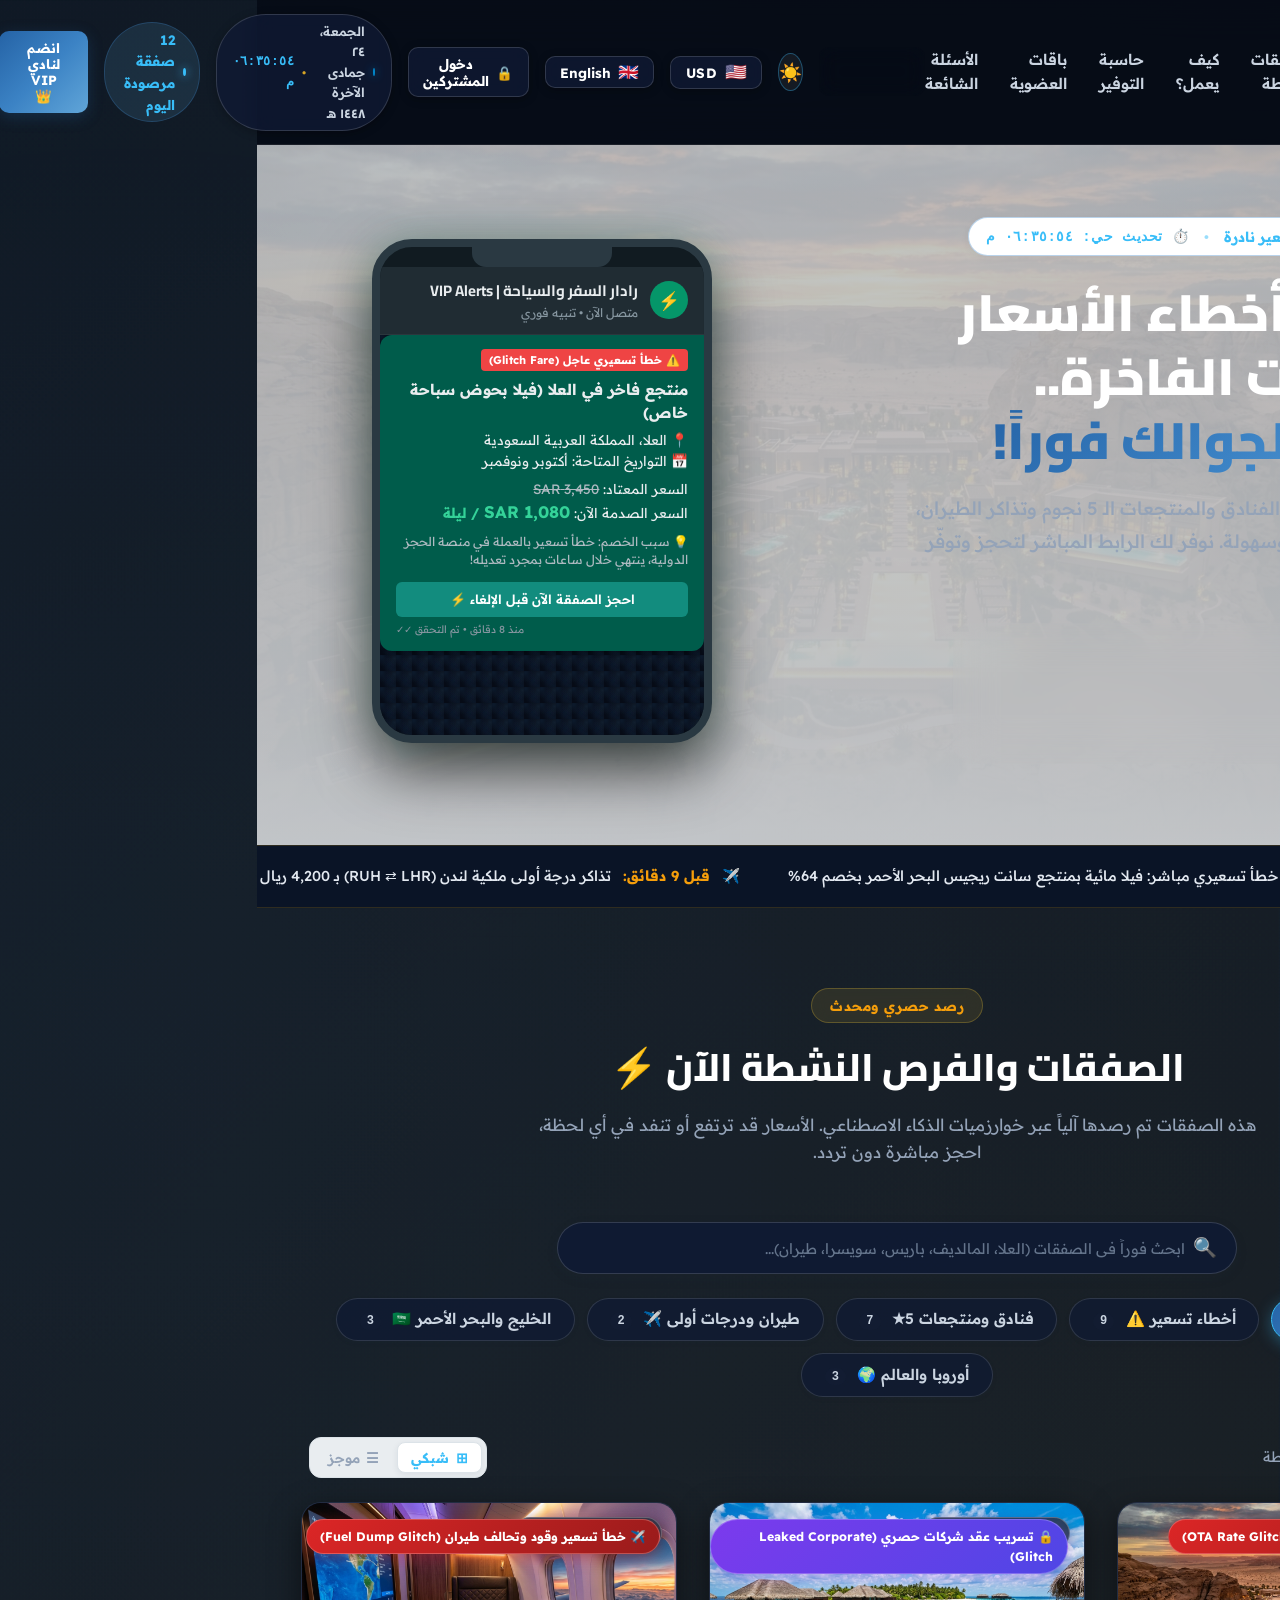
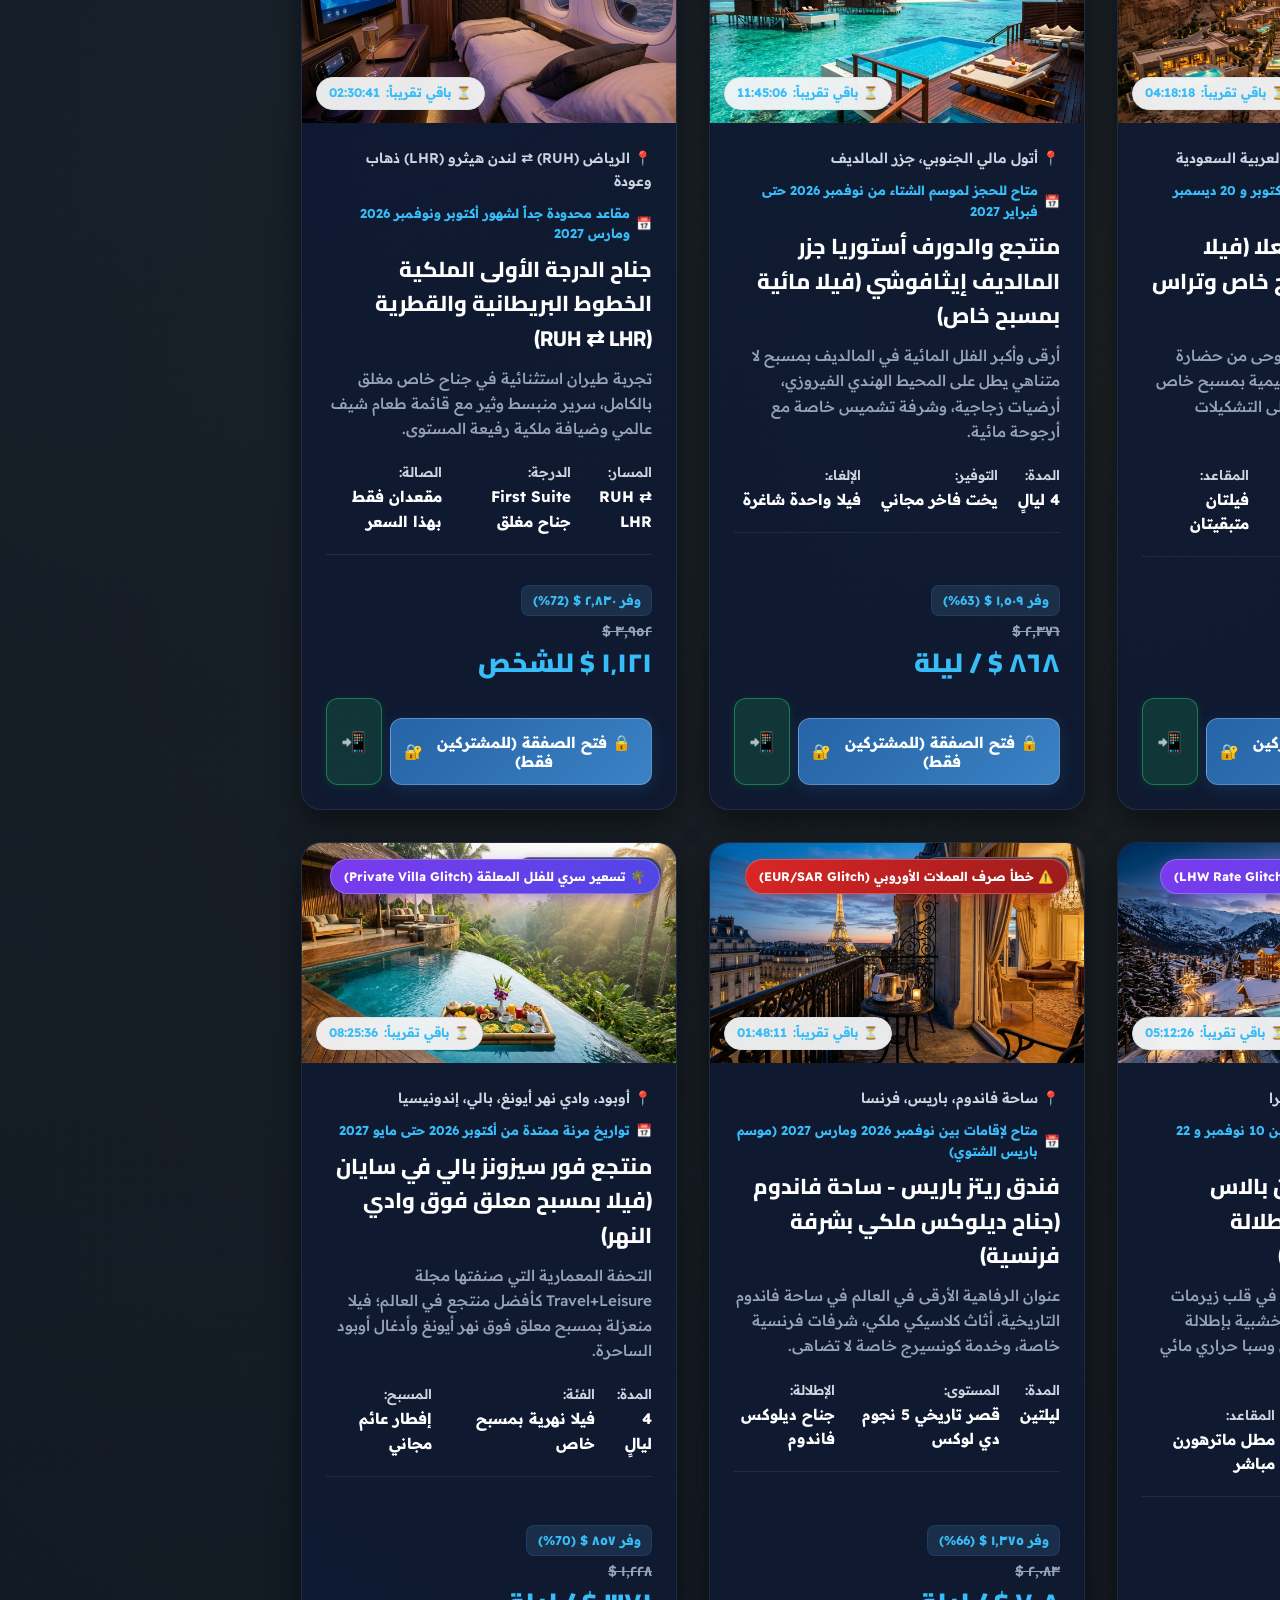
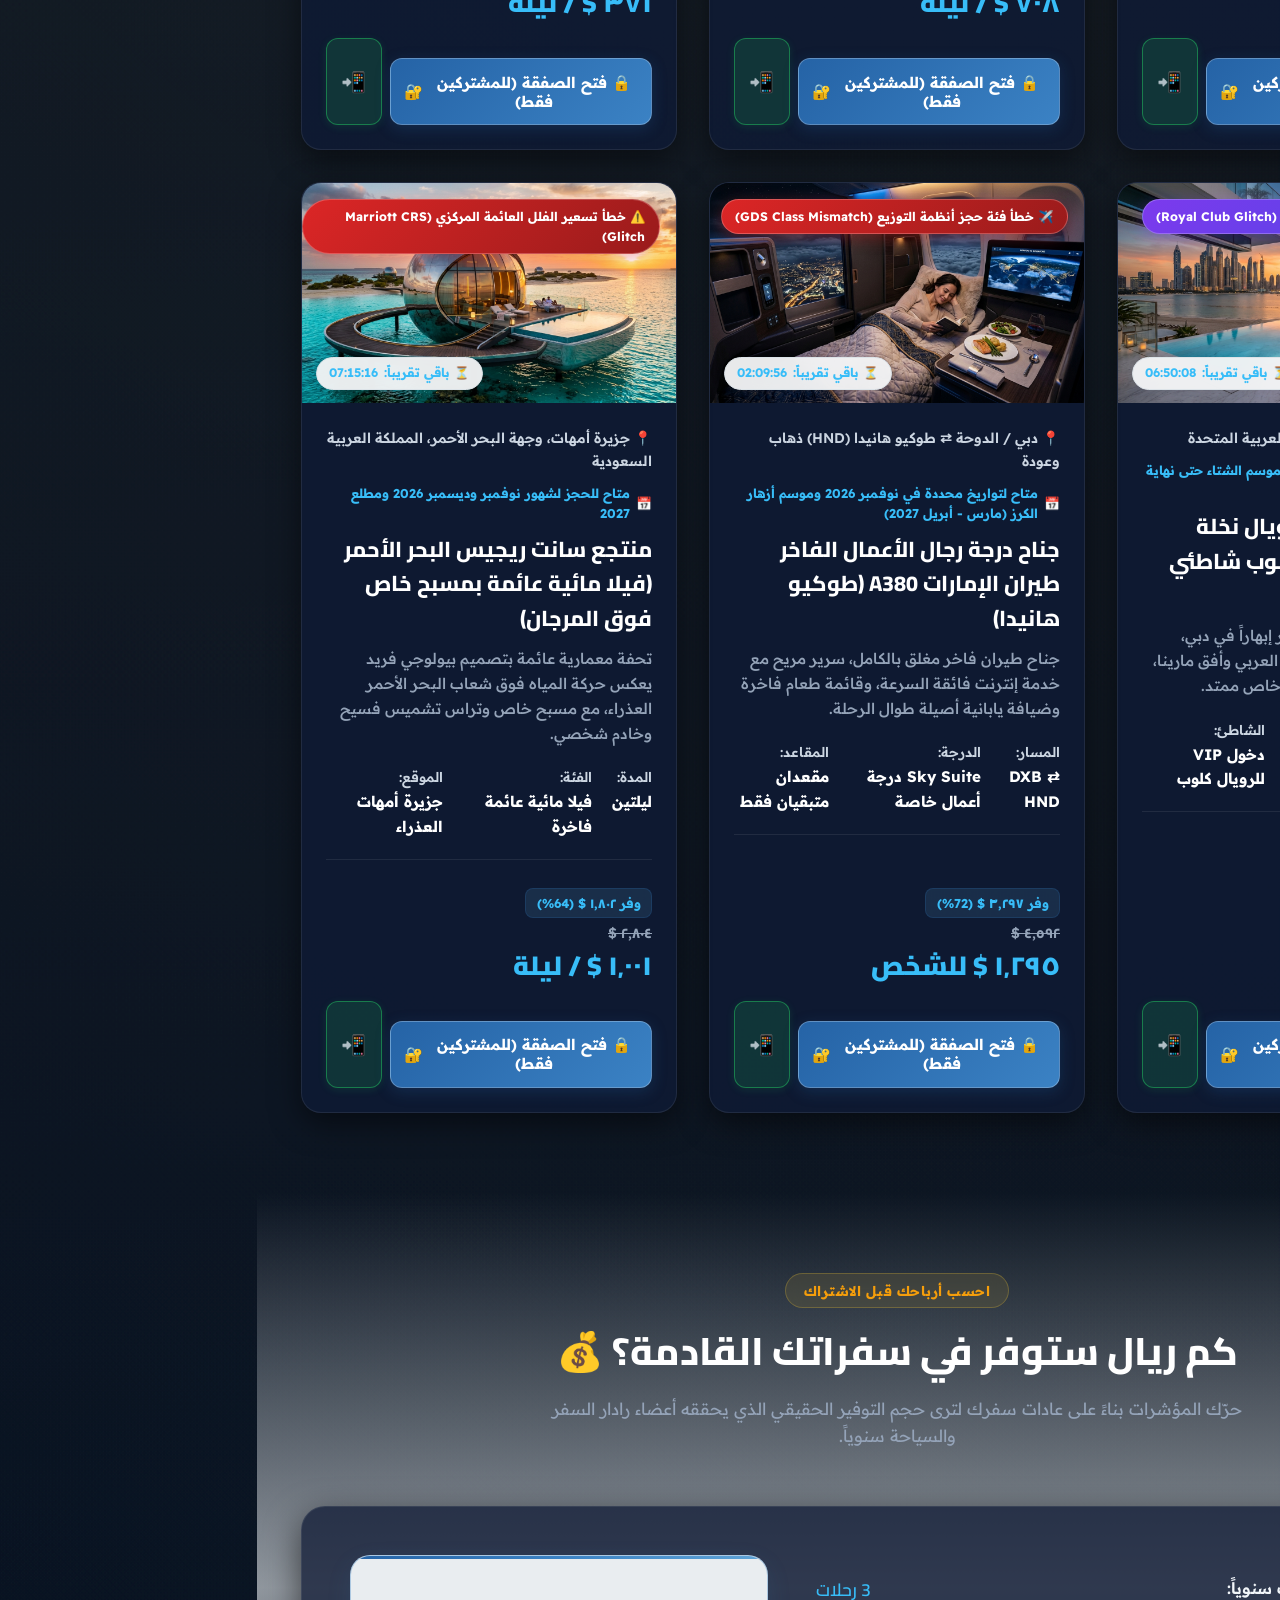
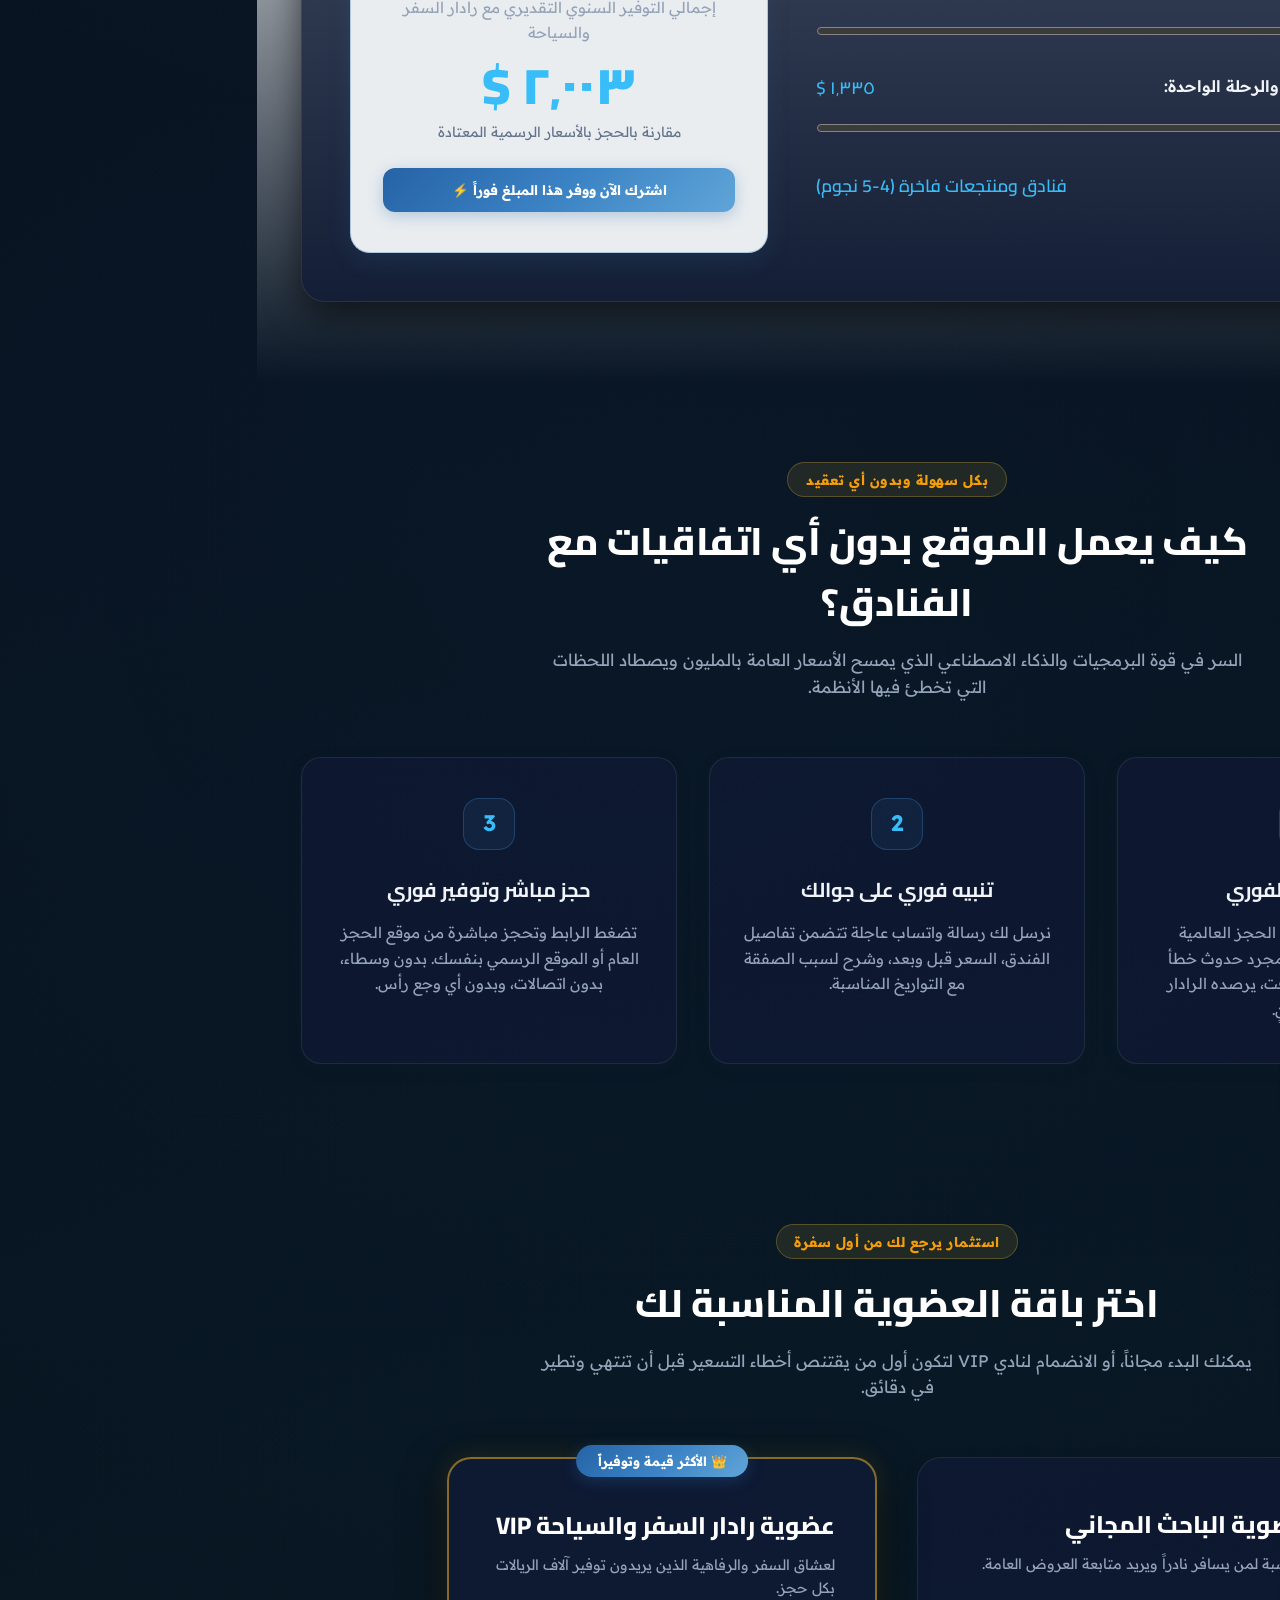
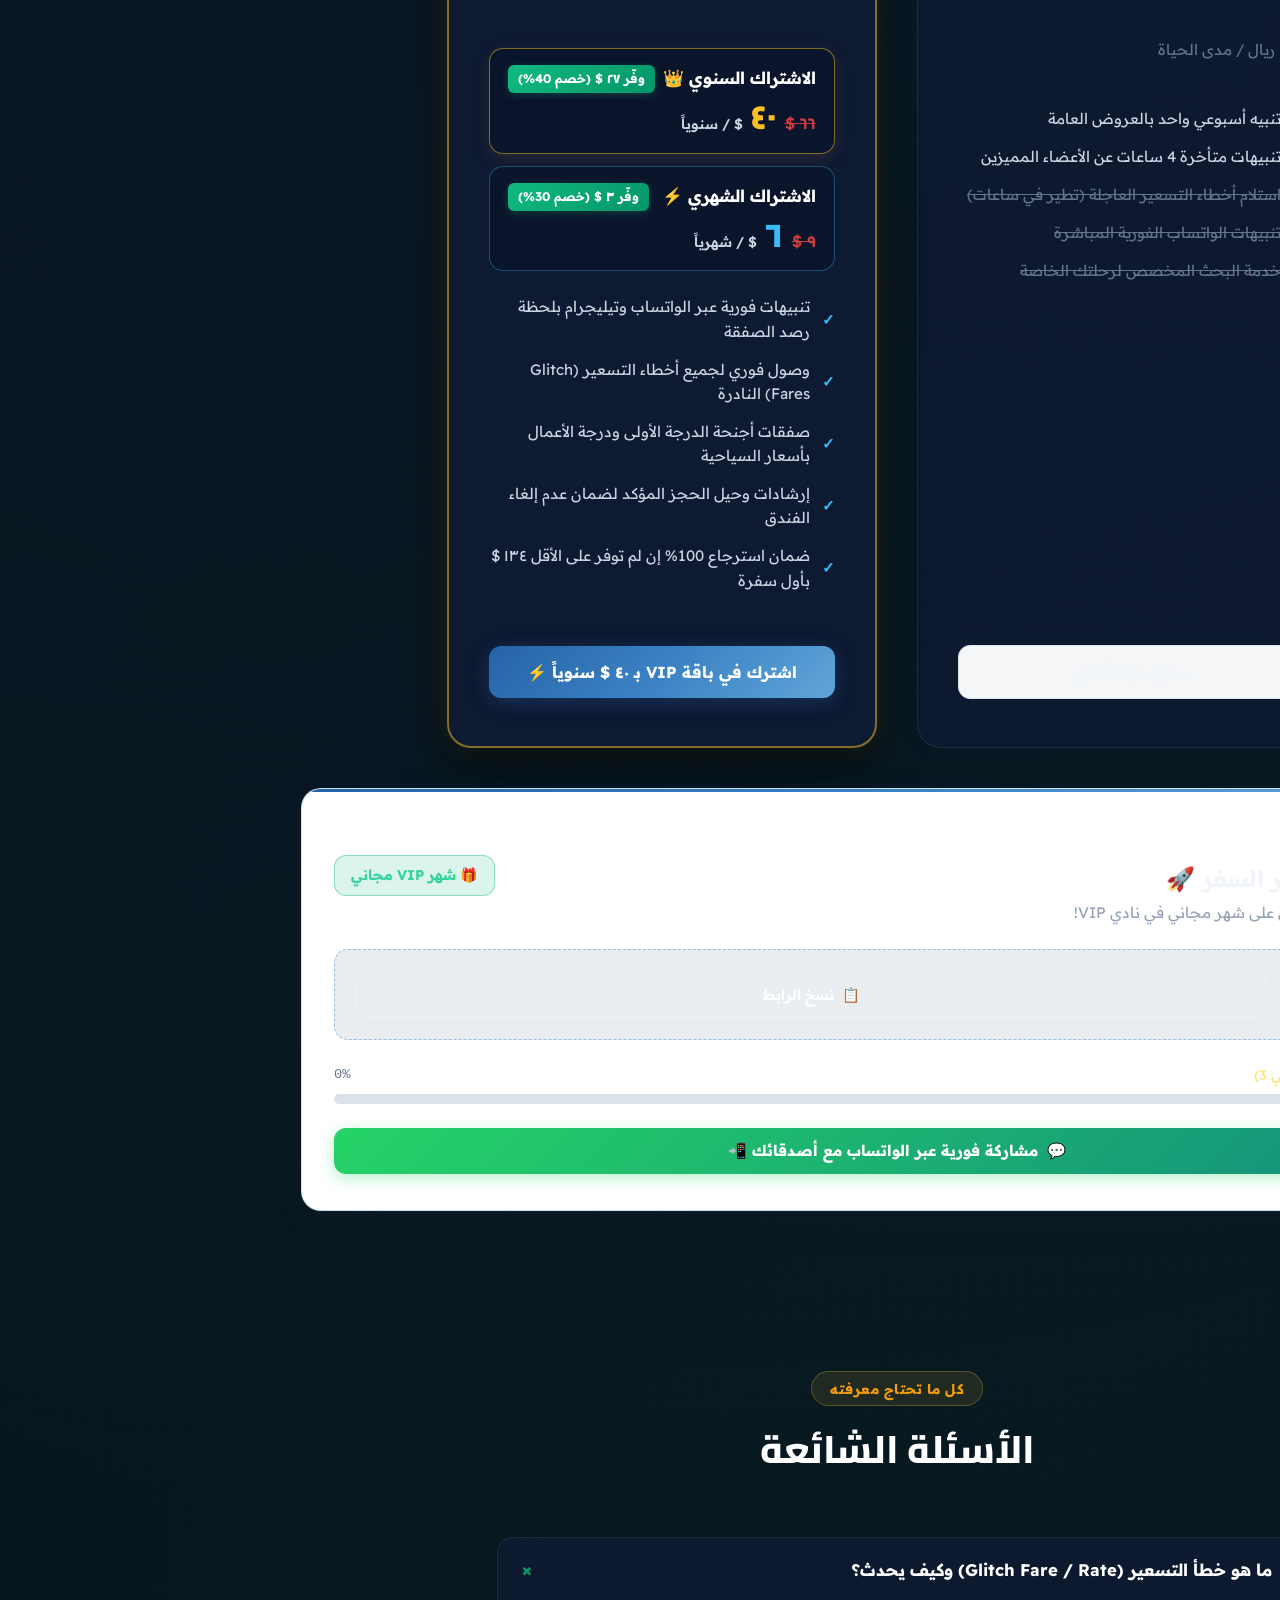
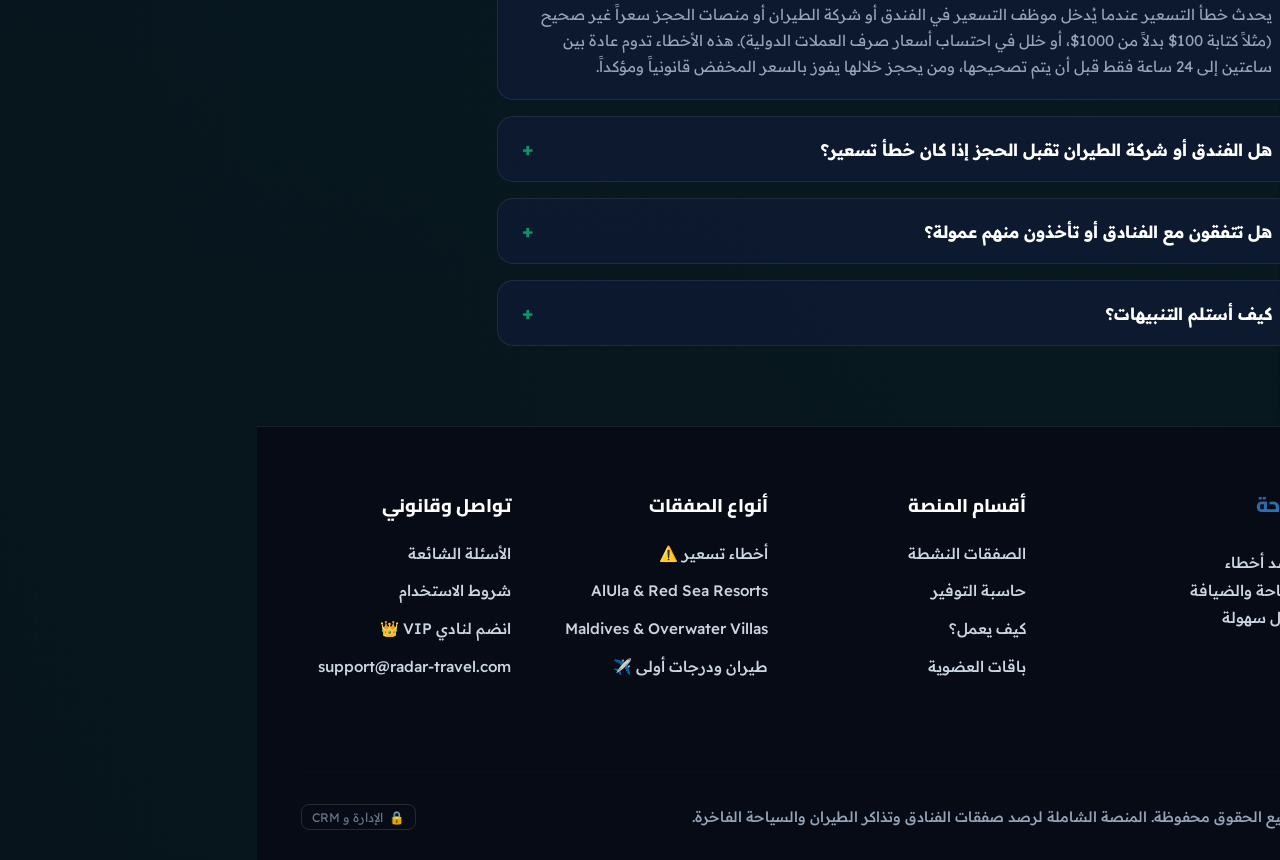
<file: index.html>
<!DOCTYPE html>
<html lang="ar" dir="rtl">
<head>
  <meta charset="UTF-8" />
  <meta name="viewport" content="width=device-width, initial-scale=1.0, maximum-scale=1.0, user-scalable=no, viewport-fit=cover" />
  <title>رادار السفر والسياحة | صفقات الفنادق والرحلات السرية وأخطاء الأسعار</title>
  <meta name="description" content="نادي تنبيهات الصفقات السرية وأخطاء التسعير للسفر والسياحة والفنادق وتذاكر الطيران. نوفر عليك حتى 70% وتصلك التنبيهات على الواتساب فور رصدها." />
  <meta name="keywords" content="سياحة, سفر, ضيافة, صفقات فنادق, أخطاء تسعير, طيران مخفض, شاليهات, منتجعات العلا, عروض فاخرة, رادار السفر والسياحة, radar travel" />
  
  <!-- Mobile & PWA Optimization -->
  <meta name="theme-color" content="#060b16" />
  <meta name="apple-mobile-web-app-capable" content="yes" />
  <meta name="apple-mobile-web-app-status-bar-style" content="black-translucent" />
  <meta name="apple-mobile-web-app-title" content="رادار السفر" />
  <link rel="manifest" href="manifest.json" />
  <link rel="apple-touch-icon" href="assets/hero_alula.jpg" />

  <!-- OpenGraph Meta -->
  <meta property="og:title" content="رادار السفر والسياحة | صفقات الفنادق والرحلات السرية وأخطاء الأسعار" />
  <meta property="og:description" content="تنبيهات فورية على الواتساب بأقوى صفقات الفنادق والرحلات الفاخرة بخصومات تصل إلى 70%." />
  <meta property="og:image" content="assets/hero_alula.jpg" />
  <meta property="og:type" content="website" />
  
  <!-- Favicon & Styles -->
  <link rel="icon" href="data:image/svg+xml,<svg xmlns=%22http://www.w3.org/2000/svg%22 viewBox=%220 0 100 100%22><text y=%22.9em%22 font-size=%2290%22>⚡</text></svg>">
  <link rel="stylesheet" href="style.css?v=3.1" />
</head>
<body>

  <!-- ================= Navigation Bar ================= -->
  <header class="navbar">
    <div class="container nav-content">
      <div class="brand-logo">
        <div class="radar-pulse-icon">
          ✈️
        </div>
        <div class="brand-text">
          <span class="brand-name" data-i18n-html="brandName">رادار <span>السفر والسياحة</span></span>
          <span class="brand-sub" data-i18n="brandSub">راصد صفقات الفنادق والطيران</span>
        </div>
      </div>

      <nav class="nav-links">
        <a href="#live-deals" data-i18n="navDeals">الصفقات النشطة</a>
        <a href="#how-it-works" data-i18n="navHow">كيف يعمل؟</a>
        <a href="#savings-calc" data-i18n="navCalc">حاسبة التوفير</a>
        <a href="#pricing" data-i18n="navPricing">باقات العضوية</a>
        <a href="#faq" data-i18n="navFaq">الأسئلة الشائعة</a>
      </nav>

            <div class="nav-actions">
        <!-- Language Switcher Button (Single) -->
                <!-- Destination Search Button -->
        <button class="btn-search-nav" onclick="openSearchModal()" aria-label="Search Destinations">
          <span>🔍</span>
          <span data-i18n="navSearchBtn">الوجهات</span>
        </button>
        <button class="theme-toggle-btn" id="theme-toggle-btn" onclick="toggleTheme()" aria-label="Toggle Dark / Light Theme" title="تبديل المظهر الفاتح والداكن">
          <span id="theme-btn-icon">☀️</span>
        </button>
        <button class="currency-switch-btn" id="currency-switch-btn" onclick="openCurrencyModal()" aria-label="Select Currency" title="اختر عملة العرض">
          <span class="curr-flag" id="curr-btn-flag">🇸🇦</span>
          <span class="curr-code" id="curr-btn-code">SAR</span>
        </button>
        <button class="lang-switch-btn" id="lang-switch-btn" onclick="toggleLanguage()" aria-label="Toggle Language">
          <span class="lang-flag" id="lang-btn-flag">🇬🇧</span>
          <span class="lang-text" id="lang-btn-text">English</span>
        </button>

        <button class="member-status-btn" id="member-status-btn" onclick="toggleOrOpenMemberModal()" title="حالة اشتراك المتصفح">
          <span id="member-status-icon">🔒</span>
          <span id="member-status-text" data-i18n="memberStatusLocked">دخول المشتركين</span>
        </button>

        <div class="live-clock-pill" id="live-clock-pill" title="التوقيت الحي لرادار السفر">
          <span class="clock-pulse-dot"></span>
          <span class="clock-date" id="live-date">الأحد، 20 سبتمبر 2026</span>
          <span class="clock-sep">•</span>
          <span class="clock-time" id="live-time">09:00:00 م</span>
        </div>

        <div class="live-status-pill">
          <span class="pulse-dot"></span>
          <span data-i18n="navStatus">12 صفقة مرصودة اليوم</span>
        </div>
        <button class="btn-vip-nav" id="open-vip-btn" onclick="openVipModal()" data-i18n="navVipBtn">
          انضم لنادي VIP 👑
        </button>
      </div>
    </div>
  </header>

  <!-- ================= Hero Section ================= -->
  <section class="hero-section" id="hero">
    <div class="hero-bg-overlay"></div>
    <div class="container hero-grid">
      
      <!-- Content Column -->
      <div class="hero-text-col">
        <div class="hero-badge-tag">
          <span data-i18n="heroBadge">⚡ صفقات حصرية وأخطاء تسعير نادرة</span>
          <span class="badge-time-sep">•</span>
          <span class="hero-live-clock" id="hero-live-clock">⏱️ جاري المزامنة...</span>
        </div>
        
        <h1 class="hero-title" data-i18n-html="heroTitle">
          نصيد لك أخطاء الأسعار والصفقات الفاخرة.. <br />
          <span class="highlight">ونرسلها لجوالك فوراً!</span>
        </h1>
        
        <p class="hero-desc" data-i18n="heroDesc">
          وفّر حتى 70% على إقامات الفنادق والمنتجعات الـ 5 نجوم وتذاكر الطيران، بدون وسيط وبكل سلاسة وسهولة. نوفر لك الرابط المباشر لتحجز وتوفّر آلاف الريالات.
        </p>

        <div class="hero-join-card">
          <form id="hero-quick-form" onsubmit="handleQuickJoin(event)">
            <div class="join-form-row">
              <input 
                type="tel" 
                class="join-input" 
                id="hero-phone" 
                placeholder="أدخل رقم جوالك لتصلك التنبيهات (05xxxxxxx)" 
                data-i18n-placeholder="heroPhonePlaceholder"
                required 
              />
              <button type="submit" class="btn-join-hero">
                <span data-i18n="heroJoinBtn">فعّل تنبيهاتي</span>
                <span class="arrow-icon">←</span>
              </button>
            </div>
            <div class="form-footnote">
              <span data-i18n="heroFootnotePrivacy">🔒 خصوصية تامة وبدون إعلانات مزعجة</span>
              <span data-i18n="heroFootnoteFree">⚡ تنبيهات مجانية عبر الواتساب</span>
            </div>
          </form>
        </div>
      </div>

      <!-- Real-time WhatsApp Alert Simulator -->
      <div class="phone-mockup-wrapper">
        <div class="phone-mockup">
          <div class="phone-notch"></div>
          
          <div class="wa-header">
            <div class="wa-avatar">⚡</div>
            <div class="wa-info">
              <h4 data-i18n="waTitle">رادار السفر والسياحة | VIP Alerts</h4>
              <p data-i18n="waStatus">متصل الآن • تنبيه فوري</p>
            </div>
          </div>

          <div class="wa-body">
            <div class="wa-message-bubble">
              <span class="wa-bubble-badge" data-i18n="waBadge">⚠️ خطأ تسعيري عاجل (Glitch Fare)</span>
              <h5 data-i18n="waDealTitle">منتجع فاخر في العلا (فيلا بحوض سباحة خاص)</h5>
              <p data-i18n="waLocation">📍 العلا، المملكة العربية السعودية</p>
              <p data-i18n="waDates">📅 التواريخ المتاحة: أكتوبر ونوفمبر</p>
              <p style="margin: 0.5rem 0;">
                <span data-i18n="waRegularPriceLabel">السعر المعتاد: </span><span class="wa-price-strike">3,450 SAR</span><br />
                <span data-i18n="waGlitchedPriceLabel">السعر الصدمة الآن: </span><span class="wa-price-now">1,080 SAR <small data-i18n="waPerNight">/ ليلة</small></span>
              </p>
              <p style="font-size: 0.775rem; color: #aebac1;" data-i18n="waReason">
                💡 سبب الخصم: خطأ تسعير بالعملة في منصة الحجز الدولية، ينتهي خلال ساعات بمجرد تعديله!
              </p>
              <a href="#live-deals" class="wa-btn-link" onclick="openDealModal('alula')" data-i18n="waBtn">
                احجز الصفقة الآن قبل الإلغاء ⚡
              </a>
              <span class="wa-time" data-i18n="waTime">منذ 8 دقائق • تم التحقق ✓✓</span>
            </div>
          </div>
        </div>
      </div>

    </div>
  </section>

  <!-- ================= Live Radar Ticker ================= -->
  <div class="ticker-container">
    <div class="ticker-label">
      <span class="pulse-dot"></span>
      <span data-i18n="tickerLabel">رادار حي</span>
    </div>
    <div class="ticker-content" id="ticker-content">
      <!-- Injected dynamically via app.js renderTicker() -->
    </div>
  </div>

  <!-- ================= Live Deals Section ================= -->
  <section class="deals-section" id="live-deals">
    <div class="container">
      <div class="section-header">
        <span class="section-tag" data-i18n="dealsTag">رصد حصري ومحدث</span>
        <h2 class="section-title" data-i18n="dealsTitle">الصفقات والفرص النشطة الآن ⚡</h2>
        <p class="section-subtitle" data-i18n="dealsSubtitle">
          هذه الصفقات تم رصدها آلياً عبر خوارزميات الذكاء الاصطناعي. الأسعار قد ترتفع أو تنفد في أي لحظة، احجز مباشرة دون تردد.
        </p>
      </div>

      <!-- Instant Live Deals Search (Fly4free-Style) -->
      <div class="deals-search-wrapper">
        <span class="deals-search-icon">🔍</span>
        <input 
          type="text" 
          id="deals-live-search" 
          class="deals-live-search-input" 
          placeholder="ابحث فوراً في الصفقات (العلا، المالديف، باريس، سويسرا، طيران)..." 
          data-i18n-placeholder="dealsSearchPlaceholder"
          oninput="handleDealsLiveSearch(this.value)"
        />
        <button id="deals-clear-search" class="deals-clear-search-btn" onclick="clearDealsLiveSearch()" title="مسح">✕</button>
      </div>

      <!-- Filter Bar with Counts and Region Chips -->
      <div class="deals-filter-bar" id="deals-filter-bar">
        <button class="filter-btn active" data-filter="all" onclick="filterDeals('all', this)">
          <span data-i18n="filterAll">جميع الصفقات</span>
          <span class="filter-badge-count" id="count-all">9</span>
        </button>
        <button class="filter-btn" data-filter="glitch" onclick="filterDeals('glitch', this)">
          <span data-i18n="filterGlitch">أخطاء تسعير ⚠️</span>
          <span class="filter-badge-count" id="count-glitch">4</span>
        </button>
        <button class="filter-btn" data-filter="hotels" onclick="filterDeals('hotels', this)">
          <span data-i18n="filterHotels">فنادق ومنتجعات 5★</span>
          <span class="filter-badge-count" id="count-hotels">6</span>
        </button>
        <button class="filter-btn" data-filter="flights" onclick="filterDeals('flights', this)">
          <span data-i18n="filterFlights">طيران ودرجات أولى ✈️</span>
          <span class="filter-badge-count" id="count-flights">2</span>
        </button>
        <button class="filter-btn" data-filter="gulf" onclick="filterDeals('gulf', this)">
          <span data-i18n="filterGulf">الخليج والبحر الأحمر 🇸🇦</span>
          <span class="filter-badge-count" id="count-gulf">3</span>
        </button>
        <button class="filter-btn" data-filter="europe" onclick="filterDeals('europe', this)">
          <span data-i18n="filterEurope">أوروبا والعالم 🌍</span>
          <span class="filter-badge-count" id="count-europe">4</span>
        </button>
      </div>

      <!-- Deals Toolbar: Live Count & Grid/List View Switcher -->
      <div class="deals-toolbar-row">
        <div class="deals-count-indicator">
          <span>⚡</span>
          <span data-i18n="showingDealsPrefix">المعروض الآن:</span>
          <span class="deals-count-num" id="deals-visible-count">9</span>
          <span data-i18n="dealsWord">صفقة نشطة</span>
        </div>

        <div class="deals-view-switch">
          <button class="btn-view-mode active" id="btn-view-grid" onclick="toggleDealsView('grid')" title="عرض شبكي">
            <span>⊞</span>
            <span data-i18n="viewGrid">شبكي</span>
          </button>
          <button class="btn-view-mode" id="btn-view-list" onclick="toggleDealsView('list')" title="عرض سريع مدمج">
            <span>☰</span>
            <span data-i18n="viewList">موجز</span>
          </button>
        </div>
      </div>

      <!-- Deals Grid (Injected dynamically via app.js renderDeals()) -->
      <div class="deals-grid" id="deals-grid">
        <!-- Rendered dynamically -->
      </div>
    </div>
  </section>

  <!-- ================= Savings Calculator ================= -->
  <section class="calculator-section" id="savings-calc">
    <div class="container">
      <div class="section-header">
        <span class="section-tag" data-i18n="calcTag">احسب أرباحك قبل الاشتراك</span>
        <h2 class="section-title" data-i18n="calcTitle">كم ريال ستوفر في سفراتك القادمة؟ 💰</h2>
        <p class="section-subtitle" data-i18n="calcSubtitle">
          حرّك المؤشرات بناءً على عادات سفرك لترى حجم التوفير الحقيقي الذي يحققه أعضاء رادار السفر والسياحة سنوياً.
        </p>
      </div>

      <div class="calc-card">
        <div class="calc-controls">
          
          <div class="calc-control-group">
            <div class="calc-label-row">
              <span data-i18n="calcTripsLabel">عدد الرحلات أو الإجازات سنوياً:</span>
              <span class="calc-val-badge" id="trips-val">3 رحلات</span>
            </div>
            <input 
              type="range" 
              class="slider-range" 
              id="trips-slider" 
              min="1" 
              max="10" 
              value="3" 
              oninput="calculateSavings()" 
            />
          </div>

          <div class="calc-control-group">
            <div class="calc-label-row">
              <span data-i18n="calcBudgetLabel">متوسط ميزانية الإقامة والرحلة الواحدة:</span>
              <span class="calc-val-badge" id="budget-val">5,000 ريال</span>
            </div>
            <input 
              type="range" 
              class="slider-range" 
              id="budget-slider" 
              min="2000" 
              max="25000" 
              step="1000" 
              value="5000" 
              oninput="calculateSavings()" 
            />
          </div>

          <div class="calc-control-group">
            <div class="calc-label-row">
              <span data-i18n="calcPrefLabel">تفضيل الإقامة:</span>
              <span class="calc-val-badge" id="pref-val" data-i18n="calcPrefValue">فنادق ومنتجعات فاخرة (4-5 نجوم)</span>
            </div>
          </div>

        </div>

        <div class="calc-result-box">
          <div class="calc-result-title" data-i18n="calcResultTitle">إجمالي التوفير السنوي التقديري مع رادار السفر والسياحة</div>
          <div class="calc-result-amount" id="savings-result">7,500 ريال</div>
          <div class="calc-result-subtitle" data-i18n="calcResultSub">مقارنة بالحجز بالأسعار الرسمية المعتادة</div>
          <button class="btn-calc-cta" onclick="openVipModal()" data-i18n="calcCta">
            اشترك الآن ووفر هذا المبلغ فوراً ⚡
          </button>
        </div>
      </div>
    </div>
  </section>

  <!-- ================= How It Works ================= -->
  <section class="how-it-works-section" id="how-it-works">
    <div class="container">
      <div class="section-header">
        <span class="section-tag" data-i18n="howTag">بكل سهولة وبدون أي تعقيد</span>
        <h2 class="section-title" data-i18n="howTitle">كيف يعمل الموقع بدون أي اتفاقيات مع الفنادق؟</h2>
        <p class="section-subtitle" data-i18n="howSubtitle">
          السر في قوة البرمجيات والذكاء الاصطناعي الذي يمسح الأسعار العامة بالمليون ويصطاد اللحظات التي تخطئ فيها الأنظمة.
        </p>
      </div>

      <div class="steps-grid">
        <div class="step-card">
          <div class="step-number" data-i18n="step1Num">1</div>
          <h3 class="step-title" data-i18n="step1Title">الرصد الآلي الفوري</h3>
          <p class="step-desc" data-i18n="step1Desc">
            أنظمتنا تراقب محركات الحجز العالمية والخطوط الجوية 24/7. بمجرد حدوث خطأ تسعير أو خصم سري مؤقت، يرصده الرادار خلال ثوانٍ.
          </p>
        </div>

        <div class="step-card">
          <div class="step-number" data-i18n="step2Num">2</div>
          <h3 class="step-title" data-i18n="step2Title">تنبيه فوري على جوالك</h3>
          <p class="step-desc" data-i18n="step2Desc">
            نرسل لك رسالة واتساب عاجلة تتضمن تفاصيل الفندق، السعر قبل وبعد، وشرح لسبب الصفقة مع التواريخ المناسبة.
          </p>
        </div>

        <div class="step-card">
          <div class="step-number" data-i18n="step3Num">3</div>
          <h3 class="step-title" data-i18n="step3Title">حجز مباشر وتوفير فوري</h3>
          <p class="step-desc" data-i18n="step3Desc">
            تضغط الرابط وتحجز مباشرة من موقع الحجز العام أو الموقع الرسمي بنفسك. بدون وسطاء، بدون اتصالات، وبدون أي وجع رأس.
          </p>
        </div>
      </div>
    </div>
  </section>

  <!-- ================= Pricing Plans ================= -->
  <section class="pricing-section" id="pricing">
    <div class="container">
      <div class="section-header">
        <span class="section-tag" data-i18n="pricingTag">استثمار يرجع لك من أول سفرة</span>
        <h2 class="section-title" data-i18n="pricingTitle">اختر باقة العضوية المناسبة لك</h2>
        <p class="section-subtitle" data-i18n="pricingSubtitle">
          يمكنك البدء مجاناً، أو الانضمام لنادي VIP لتكون أول من يقتنص أخطاء التسعير قبل أن تنتهي وتطير في دقائق.
        </p>
      </div>

      <div class="pricing-grid">
        
        <!-- Free Plan -->
        <div class="pricing-card">
          <h3 class="plan-name" data-i18n="freePlanName">عضوية الباحث المجاني</h3>
          <p class="plan-desc" data-i18n="freePlanDesc">مناسبة لمن يسافر نادراً ويريد متابعة العروض العامة.</p>
          <div class="plan-price">
            <span class="amount" data-i18n="freePlanPrice">0</span>
            <span class="period" data-i18n="freePlanPeriod">ريال / مدى الحياة</span>
          </div>
          <ul class="plan-features">
            <li><span class="check-icon">✓</span> <span data-i18n="freeFeature1">تنبيه أسبوعي واحد بالعروض العامة</span></li>
            <li><span class="check-icon">✓</span> <span data-i18n="freeFeature2">تنبيهات متأخرة 4 ساعات عن الأعضاء المميزين</span></li>
            <li class="disabled">✕ <span data-i18n="freeFeature3">استلام أخطاء التسعير العاجلة (تطير في ساعات)</span></li>
            <li class="disabled">✕ <span data-i18n="freeFeature4">تنبيهات الواتساب الفورية المباشرة</span></li>
            <li class="disabled">✕ <span data-i18n="freeFeature5">خدمة البحث المخصص لرحلتك الخاصة</span></li>
          </ul>
          <button class="btn-plan btn-plan-free" onclick="openJoinModal('free')" data-i18n="freeBtn">
            سجّل مجاناً الآن
          </button>
        </div>

        <!-- VIP Featured Plan -->
        <div class="pricing-card featured">
          <div class="plan-badge-top" data-i18n="vipBadge">👑 الأكثر قيمة وتوفيراً</div>
          <h3 class="plan-name" data-i18n="vipPlanName">عضوية رادار السفر والسياحة VIP</h3>
          <p class="plan-desc" data-i18n="vipPlanDesc">لعشاق السفر والرفاهية الذين يريدون توفير آلاف الريالات بكل حجز.</p>
          <div class="pricing-tiers-wrapper">
            <div class="pricing-tier-card primary-annual">
              <div class="tier-badge-row">
                <span class="tier-title" data-i18n="tierAnnualTitle">الاشتراك السنوي 👑</span>
                <span class="tier-discount" data-i18n="tierAnnualDiscount">وفّر 100 ريال (40% خصم)</span>
              </div>
              <div class="tier-price-row">
                <span class="price-before" data-i18n="tierAnnualBefore">249 ريال</span>
                <span class="price-after">149</span>
                <span class="price-unit" data-i18n="tierAnnualUnit">ريال / سنوياً</span>
              </div>
            </div>

            <div class="pricing-tier-card secondary-monthly">
              <div class="tier-badge-row">
                <span class="tier-title" data-i18n="tierMonthlyTitle">الاشتراك الشهري ⚡</span>
                <span class="tier-discount" data-i18n="tierMonthlyDiscount">وفّر 10 ريال (30% خصم)</span>
              </div>
              <div class="tier-price-row">
                <span class="price-before" data-i18n="tierMonthlyBefore">34 ريال</span>
                <span class="price-after">24</span>
                <span class="price-unit" data-i18n="tierMonthlyUnit">ريال / شهرياً</span>
              </div>
            </div>
          </div>
          <ul class="plan-features">
            <li><span class="check-icon">✓</span> <span data-i18n="vipFeature1">تنبيهات فورية عبر الواتساب وتيليجرام بلحظة رصد الصفقة</span></li>
            <li><span class="check-icon">✓</span> <span data-i18n="vipFeature2">وصول فوري لجميع أخطاء التسعير (Glitch Fares) النادرة</span></li>
            <li><span class="check-icon">✓</span> <span data-i18n="vipFeature3">صفقات أجنحة الدرجة الأولى ودرجة الأعمال بأسعار السياحية</span></li>
            <li><span class="check-icon">✓</span> <span data-i18n="vipFeature4">إرشادات وحيل الحجز المؤكد لضمان عدم إلغاء الفندق</span></li>
            <li><span class="check-icon">✓</span> <span data-i18n="vipFeature5">ضمان استرجاع 100% إن لم توفر على الأقل 500 ريال بأول سفرة</span></li>
          </ul>
          <button class="btn-plan btn-plan-vip" onclick="openVipModal()" data-i18n="vipBtn">
            اشترك في باقة VIP بـ 149 ريال سنوياً ⚡
          </button>
        </div>

      </div>

      <!-- Viral Referral & Ambassador Card -->
      <div class="viral-referral-card" id="viral-referral-card">
        <div class="viral-card-header">
          <div>
            <div class="viral-badge">🚀 <span data-i18n="viralBadge">مكافأة سفراء السفر</span></div>
            <h4 class="viral-title" data-i18n="viralCardTitle">برنامج سفراء رادار السفر 🚀</h4>
            <p class="viral-subtitle" data-i18n="viralCardSubtitle">ادعُ 3 من أصدقائك للحصول على شهر مجاني في نادي VIP!</p>
          </div>
          <div class="viral-reward-tag" style="background: rgba(16, 185, 129, 0.15); border: 1px solid rgba(16, 185, 129, 0.4); padding: 0.5rem 1rem; border-radius: 12px; color: #34d399; font-weight: 700; font-size: 0.88rem;">
            🎁 <span data-i18n="viralReward">شهر VIP مجاني</span>
          </div>
        </div>

        <div class="viral-code-box">
          <div>
            <span style="font-size: 0.8rem; color: var(--text-dim); display: block; margin-bottom: 0.2rem;" data-i18n="viralCodeLabel">كود ورابط الإحالة الخاص بك:</span>
            <span class="viral-code-val" id="web-user-ref-code">RADAR-78421</span>
          </div>
          <button class="btn-viral-copy" onclick="copyReferralLink()">
            📋 <span data-i18n="viralCopyBtn">نسخ الرابط</span>
          </button>
        </div>

        <div class="viral-progress-section">
          <div style="display: flex; justify-content: space-between; font-size: 0.85rem;">
            <span id="web-ref-progress-text" style="color: var(--gold-light); font-weight: 600;">المكتمل: 0 من 3 دعوات (متبقي 3)</span>
            <span id="web-ref-progress-pct" style="color: var(--text-dim); font-family: monospace;">0%</span>
          </div>
          <div class="viral-progress-bar-bg">
            <div class="viral-progress-bar-fill" id="web-ref-progress-bar" style="width: 0%;"></div>
          </div>
        </div>

        <div class="viral-actions-row">
          <button class="btn-viral-wa" onclick="shareReferralWhatsApp()">
            <span>💬</span>
            <span data-i18n="viralShareBtn">مشاركة فورية عبر الواتساب مع أصدقائك 📲</span>
          </button>
        </div>
      </div>

    </div>
  </section>

  <!-- ================= FAQ Section ================= -->
  <section class="faq-section" id="faq">
    <div class="container">
      <div class="section-header">
        <span class="section-tag" data-i18n="faqTag">كل ما تحتاج معرفته</span>
        <h2 class="section-title" data-i18n="faqTitle">الأسئلة الشائعة</h2>
      </div>

      <div class="faq-accordion">
        
        <div class="faq-item open">
          <button class="faq-question" onclick="toggleFaq(this)">
            <span data-i18n="faq1Q">ما هو خطأ التسعير (Glitch Fare / Rate) وكيف يحدث؟</span>
            <span class="faq-icon">+</span>
          </button>
          <div class="faq-answer" data-i18n="faq1A">
            يحدث خطأ التسعير عندما يُدخل موظف التسعير في الفندق أو شركة الطيران أو منصات الحجز سعراً غير صحيح (مثلاً كتابة 100$ بدلاً من 1000$، أو خلل في احتساب أسعار صرف العملات الدولية). هذه الأخطاء تدوم عادة بين ساعتين إلى 24 ساعة فقط قبل أن يتم تصحيحها، ومن يحجز خلالها يفوز بالسعر المخفض قانونياً ومؤكداً.
          </div>
        </div>

        <div class="faq-item">
          <button class="faq-question" onclick="toggleFaq(this)">
            <span data-i18n="faq2Q">هل الفندق أو شركة الطيران تقبل الحجز إذا كان خطأ تسعير؟</span>
            <span class="faq-icon">+</span>
          </button>
          <div class="faq-answer" data-i18n="faq2A">
            في أكثر من 92% من الحالات، تلتزم الفنادق وشركات الحجز بالحجز وتمنحه للعميل حماية لسمعتها، أو لأن الحجز تم تأكيده وسحبه من البطاقة الائتمانية وصدر رقم التذكرة. وفي الحالات النادرة التي يُلغى فيها الحجز، يسترد العميل مبلغه كاملاً بدون أي غرامة.
          </div>
        </div>

        <div class="faq-item">
          <button class="faq-question" onclick="toggleFaq(this)">
            <span data-i18n="faq3Q">هل تتفقون مع الفنادق أو تأخذون منهم عمولة؟</span>
            <span class="faq-icon">+</span>
          </button>
          <div class="faq-answer" data-i18n="faq3A">
            أبداً! نحن لا نتفق ولا نتفاوض مع أي فندق، ولذلك فنحن مستقلون تماماً ونبحث فقط عن مصلحتك وتوفير أموالك. مهمتنا هي رصد الأسعار العامة بالتقنية، وأنت من يقوم بالحجز مباشرة عبر المواقع الرسمية برابط مباشر وسريع.
          </div>
        </div>

        <div class="faq-item">
          <button class="faq-question" onclick="toggleFaq(this)">
            <span data-i18n="faq4Q">كيف أستلم التنبيهات؟</span>
            <span class="faq-icon">+</span>
          </button>
          <div class="faq-answer" data-i18n="faq4A">
            بمجرد اشتراكك في باقة VIP، يتم ربط رقمك فوراً ببوت التنبيهات الفوري على تطبيق الواتساب أو تيليجرام لتصلك رسالة تحتوي على اسم الفندق، السعر الصدمة، والرابط المباشر بضغطة زر.
          </div>
        </div>

      </div>
    </div>
  </section>

  <!-- ================= Footer ================= -->
  <footer class="footer">
    <div class="container">
      <div class="footer-grid">
        <div>
          <div class="brand-logo" style="margin-bottom: 1rem;">
            <div class="radar-pulse-icon">✈️</div>
            <div class="brand-text">
              <span class="brand-name" data-i18n-html="brandName">رادار <span>السفر والسياحة</span></span>
              <span class="brand-sub" data-i18n="brandSub">راصد صفقات الفنادق والطيران</span>
            </div>
          </div>
          <p class="footer-desc" data-i18n="footerDesc">
            المنصة الشاملة الأولى عربياً لرصد أخطاء التسعير والصفقات السرية للسياحة والضيافة وتذاكر الطيران، بدون وسطاء وبكل سهولة وموثوقية.
          </p>
          <div class="footer-social-strip">
            <!-- WhatsApp Official Logo -->
            <a href="https://wa.me/966500000000?text=RadarTravel" target="_blank" rel="noopener" class="social-btn social-wa" title="WhatsApp" aria-label="WhatsApp">
              <svg viewBox="0 0 24 24" width="22" height="22" fill="currentColor">
                <path d="M.057 24l1.687-6.163c-1.041-1.804-1.588-3.849-1.587-5.946C.16 5.333 5.494 0 12.05 0c3.181.002 6.168 1.242 8.413 3.488 2.245 2.246 3.483 5.234 3.48 8.413-.003 6.557-5.338 11.892-11.893 11.892-1.99 0-3.951-.5-5.688-1.448L.057 24zm6.597-3.807c1.676.995 3.276 1.591 5.392 1.592 5.448 0 9.886-4.434 9.889-9.885.002-5.462-4.415-9.89-9.881-9.892-5.452 0-9.887 4.434-9.889 9.884-.001 2.225.651 3.891 1.746 5.634l-.999 3.65 3.742-.983zm10.875-6.811c-.297-.149-1.758-.867-2.03-.967-.273-.099-.471-.148-.67.15-.197.297-.767.966-.94 1.164-.173.199-.347.223-.644.075-.297-.15-1.255-.463-2.39-1.475-.883-.788-1.48-1.761-1.653-2.059-.173-.297-.018-.458.13-.606.134-.133.298-.347.446-.52.149-.174.198-.298.298-.497.099-.198.05-.371-.025-.52-.075-.149-.669-1.612-.916-2.207-.242-.579-.487-.5-.669-.51-.173-.008-.371-.01-.57-.01-.198 0-.52.074-.792.372-.272.297-1.04 1.016-1.04 2.479 0 1.462 1.065 2.875 1.213 3.074.149.198 2.096 3.2 5.077 4.487.709.306 1.262.489 1.694.625.712.227 1.36.195 1.871.118.571-.085 1.758-.719 2.006-1.413.248-.694.248-1.289.173-1.413-.074-.124-.272-.198-.57-.347z"/>
              </svg>
            </a>
            <!-- Email Official Logo -->
            <a href="mailto:support@radar-travel.com" class="social-btn social-mail" title="Email" aria-label="Email">
              <svg viewBox="0 0 24 24" width="22" height="22" fill="currentColor">
                <path d="M20 4H4c-1.1 0-2 .9-2 2v12c0 1.1.9 2 2 2h16c1.1 0 2-.9 2-2V6c0-1.1-.9-2-2-2zm0 4l-8 5-8-5V6l8 5 8-5v2z"/>
              </svg>
            </a>
          </div>
        </div>

        <div class="footer-col">
          <h5 data-i18n="footerCol1Title">أقسام المنصة</h5>
          <ul>
            <li><a href="#live-deals" data-i18n="navDeals">الصفقات النشطة</a></li>
            <li><a href="#savings-calc" data-i18n="navCalc">حاسبة التوفير</a></li>
            <li><a href="#how-it-works" data-i18n="navHow">كيف يعمل رادار السفر؟</a></li>
            <li><a href="#pricing" data-i18n="navPricing">باقات العضوية</a></li>
          </ul>
        </div>

        <div class="footer-col">
          <h5 data-i18n="footerCol2Title">أنواع الصفقات</h5>
          <ul>
            <li><a href="#live-deals" data-i18n="filterGlitch">أخطاء تسعير الفنادق والمنتجعات</a></li>
            <li><a href="#live-deals">AlUla & Red Sea Resorts</a></li>
            <li><a href="#live-deals">Maldives & Overwater Villas</a></li>
            <li><a href="#live-deals" data-i18n="filterFlights">تذاكر الطيران ودرجات الأعمال</a></li>
          </ul>
        </div>

        <div class="footer-col">
          <h5 data-i18n="footerCol3Title">تواصل وقانوني</h5>
          <ul>
            <li><a href="#faq" data-i18n="navFaq">الأسئلة الشائعة</a></li>
            <li><a href="javascript:void(0)" onclick="openTermsModal()" data-i18n="navTerms">شروط الاستخدام</a></li>
            <li><a href="#" onclick="openVipModal()" data-i18n="navVipBtn">تفعيل عضوية VIP</a></li>
            <li><a href="mailto:support@radar-travel.com">support@radar-travel.com</a></li>
          </ul>
        </div>
      </div>

      <div class="footer-bottom" style="display: flex; align-items: center; justify-content: space-between; flex-wrap: wrap; gap: 1rem;">
        <p data-i18n="footerCopyright">© 2026 رادار السفر والسياحة. جميع الحقوق محفوظة. المنصة الشاملة لرصد صفقات الفنادق وتذاكر الطيران والسياحة الفاخرة.</p>
        <button onclick="openAdminHUD()" class="btn-admin-hud-trigger" title="Admin HUD (Ctrl+Shift+A)">
          🔒 <span data-i18n="adminHudLink">الإدارة و CRM</span>
        </button>
      </div>
    </div>
  </footer>

  
  <!-- ================= Destination Search Modal ================= -->
  <div class="modal-overlay" id="search-modal">
    <div class="modal-content modal-search-content">
      <button class="modal-close-btn" onclick="closeModal('search-modal')" aria-label="إغلاق النافذة">✕</button>
      <div class="search-modal-header">
        <span class="section-tag" data-i18n="searchModalTag">استكشف الوجهات السياحية</span>
        <h3 class="modal-search-title" data-i18n="searchModalTitle">الدول والمدن السياحية 🌍</h3>
        <p class="modal-search-subtitle" data-i18n="searchModalSubtitle">اختر وجهتك أو ابحث بالاسم لرؤية صفقات الفنادق وأخطاء الأسعار النشطة</p>
        
        <div class="search-input-wrapper">
          <span class="search-field-icon">🔍</span>
          <input 
            type="text" 
            id="destination-search-input" 
            class="destination-search-input" 
            placeholder="ابحث عن دولة أو مدينة سياحية (العلا، دبي، باريس، المالديف)..." 
            data-i18n-placeholder="searchPlaceholder"
            oninput="filterDestinationsList(this.value)" 
          />
        </div>
        <div class="search-region-tabs" id="search-region-tabs">
          <button class="region-tab-btn active" onclick="setRegionFilter('all', this)" data-i18n="regAll">كافة الوجهات 🌍</button>
          <button class="region-tab-btn" onclick="setRegionFilter('trending', this)" data-i18n="regTrending">✨ وجهات صاعدة وحديثة</button>
          <button class="region-tab-btn" onclick="setRegionFilter('gulf', this)" data-i18n="regGulf">الشرق الأوسط والخليج 🇸🇦</button>
          <button class="region-tab-btn" onclick="setRegionFilter('europe', this)" data-i18n="regEurope">أوروبا 🇪🇺</button>
          <button class="region-tab-btn" onclick="setRegionFilter('asia', this)" data-i18n="regAsia">آسيا والمحيط الهادئ 🏝️</button>
          <button class="region-tab-btn" onclick="setRegionFilter('americas', this)" data-i18n="regAmericas">الأمريكتين 🌎</button>
          <button class="region-tab-btn" onclick="setRegionFilter('africa', this)" data-i18n="regAfrica">أفريقيا والمحيط الهندي 🦁</button>
        </div>
      </div>

      <!-- Dynamic Destination Countries & Cities List -->
      <div class="destinations-scroll-container" id="destinations-list-container">
        <!-- Injected via JavaScript -->
      </div>
    </div>
  </div>

  <!-- ================= Currency Selector Modal ================= -->
  <div class="modal-overlay" id="currency-modal">
    <div class="modal-content modal-search-content">
      <button class="modal-close-btn" onclick="closeModal('currency-modal')" aria-label="إغلاق النافذة">✕</button>
      <div class="search-modal-header">
        <span class="section-tag" data-i18n="currencyModalTag">العملات الدولية</span>
        <h3 class="modal-search-title" data-i18n="currencyModalTitle">اختر عملة عرض الأسعار 💱</h3>
        <p class="modal-search-subtitle" data-i18n="currencyModalSubtitle">يتم تحويل وتحديث أسعار الصفقات وحاسبة التوفير وباقات العضوية فورياً بحسب عملتك</p>
        
        <div class="search-input-wrapper">
          <span class="search-field-icon">🔍</span>
          <input 
            type="text" 
            id="currency-search-input" 
            class="destination-search-input" 
            placeholder="ابحث باسم الدولة أو كود العملة (SAR, USD, درهم)..." 
            data-i18n-placeholder="currencySearchPlaceholder"
            oninput="filterCurrenciesList(this.value)" 
          />
        </div>
      </div>
      <div class="currency-grid-container" id="currency-grid">
        <!-- Injected via JavaScript -->
      </div>
    </div>
  </div>

  <!-- ================= Deal Detail Modal ================= -->
  <div class="modal-overlay" id="deal-modal">
    <div class="modal-content">
      <button class="modal-close-btn" onclick="closeModal('deal-modal')" aria-label="إغلاق النافذة">✕</button>
      <div id="deal-modal-body">
        <!-- Injected via JavaScript -->
      </div>
    </div>
  </div>

  <!-- ================= Subscriber Gate Modal (Exclusive Members Only) ================= -->
  <div class="modal-overlay" id="subscriber-gate-modal">
    <div class="modal-content" style="max-width: 540px; text-align: center;">
      <button class="modal-close-btn" onclick="closeModal('subscriber-gate-modal')" aria-label="إغلاق النافذة">✕</button>
      
      <div style="font-size: 2.8rem; margin-bottom: 0.35rem;">🔒✈️</div>
      <span class="deal-badge-float badge-glitch" style="position: static; display: inline-block; margin-bottom: 0.75rem;">
        🔐 حصري للمتصفحين المشتركين
      </span>
      
      <h3 style="font-family: var(--font-heading); font-size: 1.55rem; margin-bottom: 0.5rem; color: var(--text-primary);" data-i18n="subscriberGateTitle">
        هذه العروض الحقيقية متاحة فقط للمتصفحين المشتركين
      </h3>
      
      <p style="color: var(--text-muted); font-size: 0.92rem; line-height: 1.6; margin-bottom: 1.25rem;" data-i18n="subscriberGateSub">
        نظراً لمحدودية المقاعد وسرعة انتهاء أخطاء الأسعار (Glitch Fares)، نوفر روابط الحجز المباشرة وتفاصيل الصفقات الحقيقية فقط للمتصفحين المشتركين مجاناً.
      </p>

      <!-- Target Deal Mini Summary (Populated if opened from a specific deal) -->
      <div id="gate-deal-preview" style="display: none; background: #E9EDF0; border: 1px solid rgba(59, 130, 196, 0.25); border-radius: 12px; padding: 0.75rem 1rem; margin-bottom: 1.25rem; text-align: right; align-items: center; justify-content: space-between;">
        <div style="display: flex; align-items: center; gap: 0.65rem;">
          <span style="font-size: 1.5rem;">🎯</span>
          <div>
            <div id="gate-deal-title" style="font-weight: 800; font-size: 0.92rem; color: var(--text-primary);">صفقة حقيقية مقفلة</div>
            <div id="gate-deal-save" style="font-size: 0.8rem; color: var(--link-blue); font-weight: 700;">وفر حتى 65%</div>
          </div>
        </div>
        <span style="background: rgba(239, 68, 68, 0.12); color: #dc2626; border: 1px solid rgba(239, 68, 68, 0.3); padding: 0.25rem 0.6rem; border-radius: 999px; font-size: 0.78rem; font-weight: 800;">
          🔒 مقفلة للزوار
        </span>
      </div>

      <!-- Perks list -->
      <div style="margin-bottom: 1.25rem;">
        <div class="gate-perk-item">
          <span class="gate-perk-icon">⚡</span>
          <div class="gate-perk-text">
            <h4 data-i18n="gatePerk1Title">روابط الحجز المباشرة الفورية</h4>
            <p data-i18n="gatePerk1Desc">الوصول المباشر لكود ورابط الحجز الفعلي قبل تعديل أو إلغاء السعر.</p>
          </div>
        </div>
        <div class="gate-perk-item">
          <span class="gate-perk-icon">⚠️</span>
          <div class="gate-perk-text">
            <h4 data-i18n="gatePerk2Title">أخطاء تسعير وفنادق 5 نجوم حصرية</h4>
            <p data-i18n="gatePerk2Desc">خصومات تصل إلى 70% على الطيران والمنتجعات الفاخرة لا تظهر للعامة.</p>
          </div>
        </div>
        <div class="gate-perk-item">
          <span class="gate-perk-icon">📱</span>
          <div class="gate-perk-text">
            <h4 data-i18n="gatePerk3Title">تنبيهات فورية عبر الواتساب</h4>
            <p data-i18n="gatePerk3Desc">تصلك الصفقة في نفس ثانية رصدها لتلحق حجز المقعد قبل الآخرين.</p>
          </div>
        </div>
      </div>

      <!-- Fast Subscriber Unlock Form -->
      <form id="subscriber-gate-form" onsubmit="handleGateSubscribe(event)" style="display: flex; flex-direction: column; gap: 0.75rem;">
        <input type="text" id="gate-name" class="join-input" placeholder="الاسم الكريم (مثال: محمد سعيد)" style="width: 100%;" required />
        <input type="tel" id="gate-phone" class="join-input" placeholder="رقم جوالك / الواتساب للتفعيل (05xxxxxxx)" style="width: 100%;" required />
        
        <button type="submit" class="btn-join-hero" style="width: 100%; justify-content: center; padding: 0.95rem; font-size: 1.05rem;" data-i18n="gateSubmitBtn">
          <span>✨ تفعيل اشتراكي وفتح جميع الصفقات فوراً</span>
          <span class="arrow-icon">←</span>
        </button>
      </form>

      <!-- Already subscribed quick bypass/login -->
      <div style="margin-top: 1.25rem; font-size: 0.88rem; color: var(--text-dim); display: flex; flex-direction: column; gap: 0.4rem;">
        <div>
          <span data-i18n="gateAlreadyText">هل أنت مشترك بالفعل؟ </span>
          <button type="button" onclick="activateDirectSubscriber()" style="background: none; border: none; color: var(--link-blue); font-weight: 700; text-decoration: underline; cursor: pointer;" data-i18n="gateAlreadyBtn">
            اضغط هنا لتأكيد اشتراكك وفتح الصفقات بنقرة واحدة
          </button>
        </div>
        <div style="font-size: 0.78rem; color: var(--text-dim);">
          🔒 لا نرسل أي رسائل مزعجة إطلاقاً • يمكنك إلغاء الاشتراك في أي وقت
        </div>
      </div>
    </div>
  </div>

  <!-- ================= VIP Subscription Modal ================= -->
  <div class="modal-overlay" id="vip-modal">
    <div class="modal-content">
      <button class="modal-close-btn" onclick="closeModal('vip-modal')" aria-label="إغلاق النافذة">✕</button>
      <div style="text-align: center;">
        <div style="font-size: 3rem; margin-bottom: 0.5rem;">👑</div>
        <h3 style="font-family: var(--font-heading); font-size: 1.8rem; margin-bottom: 0.5rem;" data-i18n="vipModalTitle">انضم لعضوية رادار السفر والسياحة VIP</h3>
        <p style="color: var(--text-muted); font-size: 0.95rem; margin-bottom: 1.75rem;" data-i18n="vipModalSub">
          لا تفوت صفقات أخطاء الأسعار التي توفر عليك آلاف الريالات. تنبيهات واتساب في نفس ثانية الرصد!
        </p>

        <form id="vip-register-form" onsubmit="handleVipSubscribe(event)">
          <div style="margin-bottom: 1rem; text-align: inherit;">
            <label style="font-size: 0.85rem; color: var(--text-dim); display: block; margin-bottom: 0.4rem;" data-i18n="vipLabelName">الاسم الكامل:</label>
            <input type="text" class="join-input" style="width: 100%;" placeholder="سعيد محمد / Saeed" required />
          </div>

          <div style="margin-bottom: 1rem; text-align: inherit;">
            <label style="font-size: 0.85rem; color: var(--text-dim); display: block; margin-bottom: 0.4rem;" data-i18n="vipLabelPhone">رقم الواتساب للتنبيهات:</label>
            <input type="tel" class="join-input" style="width: 100%;" placeholder="0501234567" required />
          </div>

          <div style="margin-bottom: 1.5rem; text-align: inherit;">
            <label style="font-size: 0.85rem; color: var(--text-dim); display: block; margin-bottom: 0.4rem;" data-i18n="vipLabelPlan">نوع الاشتراك:</label>
            <select class="join-input" style="width: 100%; cursor: pointer;">
              <option value="annual" selected data-i18n="vipOptionAnnual">الاشتراك السنوي: 149 ريال / سنة (بدلاً من 249 ريال) 👑 الأكثر توفيراً</option>
              <option value="monthly" data-i18n="vipOptionMonthly">الاشتراك الشهري: 24 ريال / شهرياً (بدلاً من 34 ريال) ⚡</option>
            </select>
          </div>

          <button type="submit" class="btn-plan btn-plan-vip" style="font-size: 1.1rem; padding: 1rem;" data-i18n="vipSubmitBtn">
            تفعيل الاشتراك والبدء الفوري ⚡
          </button>
        </form>

        <div style="margin-top: 1.25rem; font-size: 0.8rem; color: var(--text-dim);" data-i18n="vipGuarantee">
          🛡️ ضمان استرجاع 100% لمدة 30 يوماً إن لم توفر أضعاف قيمة الاشتراك.
        </div>
      </div>
    </div>
  </div>

  
  <!-- ================= Terms of Use Modal ================= -->
  <div class="modal-overlay" id="terms-modal">
    <div class="modal-content modal-terms-content">
      <button class="modal-close-btn" onclick="closeTermsModal()" aria-label="إغلاق النافذة">✕</button>
      <div style="font-size: 3rem; margin-bottom: 0.5rem; text-align: center;">🛡️</div>
      <h3 style="font-family: var(--font-heading); font-size: 1.8rem; margin-bottom: 0.5rem; text-align: center;" data-i18n="termsModalTitle">شروط وأحكام استخدام رادار السفر</h3>
      <p style="color: var(--text-muted); font-size: 0.92rem; margin-bottom: 1.25rem; text-align: center;" data-i18n="termsModalSub">
        اتفاقية الاستخدام والضمان لرصد صفقات وأخطاء أسعار الفنادق والطيران
      </p>

      <div class="terms-scroll-body">
        <div class="term-block">
          <div class="term-block-title">
            <span class="term-block-num">1</span>
            <span data-i18n="term1Title">طبيعة المنصة وخدمة الرصد الآلي</span>
          </div>
          <div class="term-block-text">
            <span data-i18n="term1Text">رادار السفر منصة تقنية ذكية تقوم بمسح 85 محرك حجز عالمي ووكالة سفر وخطوط طيران لرصد الصفقات وأخطاء التسعير الاستثنائية وتقديمها للمسافر فور حدوثها دون أن تمثل وسيطاً مالياً أو وكالة بيع مباشرة.</span>
          </div>
        </div>

        <div class="term-block">
          <div class="term-block-title">
            <span class="term-block-num">2</span>
            <span data-i18n="term2Title">صفقات أخطاء الأسعار (Glitch Fares)</span>
          </div>
          <div class="term-block-text">
            <span data-i18n="term2Text">أخطاء التسعير ناتجة عن خلل تقني مؤقت في أنظمة الفنادق أو شركات الطيران أو فروقات أسعار الصرف. توفر المنصة روابط الحجز المباشرة مع إرشادات وتكتيكات لتفادي الإلغاء وضمان ثبات الحجز.</span>
          </div>
        </div>

        <div class="term-block">
          <div class="term-block-title">
            <span class="term-block-num">3</span>
            <span data-i18n="term3Title">اشتراكات النخبة VIP وضمان الـ 100%</span>
          </div>
          <div class="term-block-text">
            <span data-i18n="term3Text">تمنح اشتراكات VIP وصولاً فورياً للصفقات عبر الواتساب والإشعارات اللحظية. نوفر ضمان استرجاع 100% خلال 30 يوماً إن لم يوفر المشترك أضعاف قيمة اشتراكه من أول حجز فندقي أو طيران.</span>
          </div>
        </div>

        <div class="term-block">
          <div class="term-block-title">
            <span class="term-block-num">4</span>
            <span data-i18n="term4Title">الحجز المباشر وإخلاء المسؤولية</span>
          </div>
          <div class="term-block-text">
            <span data-i18n="term4Text">تتم كافة عمليات الدفع وتأكيد الحجوزات وإصدار التذاكر على المواقع الرسمية لمزودي الخدمة (الفنادق وشركات الطيران ومحركات الحجز). تخضع الأسعار لتوافر المقاعد وأسبقية الحجز.</span>
          </div>
        </div>

        <div class="term-block">
          <div class="term-block-title">
            <span class="term-block-num">5</span>
            <span data-i18n="term5Title">الخصوصية والاستخدام العادل</span>
          </div>
          <div class="term-block-text">
            <span data-i18n="term5Text">بيانات المشتركين وأرقام هواتفهم مشفرة ومحمية بأعلى معايير الأمان ولا تُشارك مع أي طرف ثالث. يحظر إعادة بيع أو استغلال روابط وتنبيهات الرادار تجارياً بدون ترخيص خطي مسبق.</span>
          </div>
        </div>
      </div>

      <div style="margin-top: 1.25rem; text-align: center;">
        <button class="btn-plan btn-plan-vip" onclick="closeTermsModal()" style="padding: 0.85rem 2rem;" data-i18n="termsAcceptBtn">
          فهمت وموافق على الشروط ✓
        </button>
      </div>
    </div>
  </div>

  <!-- ================= Secret Admin HUD & CRM Analytics Modal ================= -->
  <div class="modal-overlay" id="admin-hud-modal">
    <div class="modal-content modal-admin-hud">
      <button class="modal-close-btn" onclick="closeAdminHUD()" aria-label="إغلاق النافذة">✕</button>
      
      <div style="display: flex; align-items: center; justify-content: space-between; flex-wrap: wrap; gap: 1rem; border-bottom: 1px solid rgba(255, 255, 255, 0.12); padding-bottom: 1rem;">
        <div>
          <span class="section-tag" style="color: var(--cyan-light); border-color: rgba(56, 189, 248, 0.4); background: rgba(56, 189, 248, 0.1);">SYSTEM HUD</span>
          <h3 style="font-family: var(--font-heading); font-size: 1.5rem; margin-top: 0.35rem;" data-i18n="adminHudTitle">لوحة تحكم رادار السفر (Admin HUD)</h3>
          <p style="color: var(--text-muted); font-size: 0.85rem;" data-i18n="adminHudSubtitle">إدارة المشتركين وقاعدة بيانات العملاء، الويب هوك، ومؤشرات الانتشار الفيروسي</p>
        </div>
        <div style="display: flex; gap: 0.5rem; flex-wrap: wrap;">
          <button class="btn-plan-vip" onclick="exportSubscribersCSV()" style="padding: 0.55rem 1.1rem; font-size: 0.85rem; border-radius: 10px; cursor: pointer;">
            📊 <span data-i18n="adminExportCsv">تصدير CSV</span>
          </button>
        </div>
      </div>

      <!-- KPI Metrics Grid -->
      <div class="admin-kpi-grid">
        <div class="admin-kpi-card">
          <div class="admin-kpi-label" data-i18n="adminKpiLeads">إجمالي المشتركين</div>
          <div class="admin-kpi-num" id="admin-kpi-total">0</div>
        </div>
        <div class="admin-kpi-card">
          <div class="admin-kpi-label" data-i18n="adminKpiVip">مشتركو VIP</div>
          <div class="admin-kpi-num" id="admin-kpi-vip" style="color: #ffca28;">0</div>
        </div>
        <div class="admin-kpi-card">
          <div class="admin-kpi-label" data-i18n="adminKpiViews">مشاهدات الصفقات</div>
          <div class="admin-kpi-num" id="admin-kpi-views" style="color: #38bdf8;">0</div>
        </div>
        <div class="admin-kpi-card">
          <div class="admin-kpi-label" data-i18n="adminKpiShares">مشاركات الواتساب</div>
          <div class="admin-kpi-num" id="admin-kpi-shares" style="color: #25D366;">0</div>
        </div>
      </div>

      <!-- Webhook Dispatch Configuration -->
      <div class="admin-webhook-strip">
        <span style="font-size: 0.85rem; color: var(--gold-light); font-weight: 600; white-space: nowrap;" data-i18n="adminWebhookLabel">🔗 رابط الويب هوك (Make/Zapier):</span>
        <input type="url" id="admin-webhook-url" class="admin-webhook-input" placeholder="https://hook.eu1.make.com/..." />
        <button onclick="saveAdminWebhook()" class="btn-viral-copy" style="min-width: 100px; padding: 0.65rem 0.9rem;" data-i18n="adminSaveWebhook">حفظ الرابط</button>
        <button onclick="testWebhookDispatch()" class="btn-viral-copy" style="min-width: 100px; padding: 0.65rem 0.9rem; border-color: rgba(56, 189, 248, 0.5); color: #38bdf8;" data-i18n="adminTestWebhook">إرسال تجربة</button>
      </div>

      <!-- Subscribers CRM Table -->
      <div class="admin-table-wrap">
        <table class="admin-table">
          <thead>
            <tr>
              <th data-i18n="adminColName">الاسم</th>
              <th data-i18n="adminColPhone">الجوال / الواتساب</th>
              <th data-i18n="adminColTier">الباقة</th>
              <th data-i18n="adminColRef">كود الإحالة</th>
              <th data-i18n="adminColDate">التاريخ</th>
            </tr>
          </thead>
          <tbody id="admin-subscribers-tbody">
            <!-- Injected via JavaScript -->
          </tbody>
        </table>
      </div>

    </div>
  </div>

  <!-- Mobile App Bottom Navigation Bar (Capacitor & Mobile Web) -->
  <nav class="mobile-bottom-nav" id="mobile-bottom-nav">
    <a href="#hero" class="mobile-nav-item active" onclick="setMobileNavActive(this)">
      <span class="nav-icon">🏠</span>
      <span class="nav-label" data-i18n="mobileHome">الرئيسية</span>
    </a>
    <a href="#live-deals" class="mobile-nav-item" onclick="setMobileNavActive(this)">
      <span class="nav-icon">⚡</span>
      <span class="nav-label" data-i18n="mobileDeals">الصفقات</span>
      <span class="nav-badge">9</span>
    </a>
    <a href="#savings-calc" class="mobile-nav-item" onclick="setMobileNavActive(this)">
      <span class="nav-icon">🧮</span>
      <span class="nav-label" data-i18n="mobileCalc">التوفير</span>
    </a>
    <a href="#how-it-works" class="mobile-nav-item" onclick="setMobileNavActive(this)">
      <span class="nav-icon">💡</span>
      <span class="nav-label" data-i18n="mobileHow">الآلية</span>
    </a>
    <a href="#pricing" class="mobile-nav-item vip-item" onclick="setMobileNavActive(this)">
      <span class="nav-icon">👑</span>
      <span class="nav-label" data-i18n="mobileVip">VIP</span>
    </a>
    <a href="javascript:void(0)" class="mobile-nav-item" onclick="toggleTheme()" title="المظهر">
      <span class="nav-icon" id="mobile-theme-icon">☀️</span>
      <span class="nav-label" id="mobile-theme-label" data-i18n="mobileTheme">المظهر</span>
    </a>
    <a href="javascript:void(0)" class="mobile-nav-item" onclick="toggleLanguage()">
      <span class="nav-icon">🌐</span>
      <span class="nav-label" id="mobile-lang-label">EN</span>
    </a>
  </nav>

  <!-- Toast Notification Container -->
  <div class="toast-container" id="toast-container"></div>

  <!-- Floating Back-to-Top Button (Fly4free-Style) -->
  <button id="back-to-top-btn" class="back-to-top-btn" onclick="scrollToTop()" title="الصعود للأعلى" aria-label="Back to Top">
    ↑
  </button>

  <!-- Javascript Logic -->
  <script src="app.js"></script>
</body>
</html>
</file>
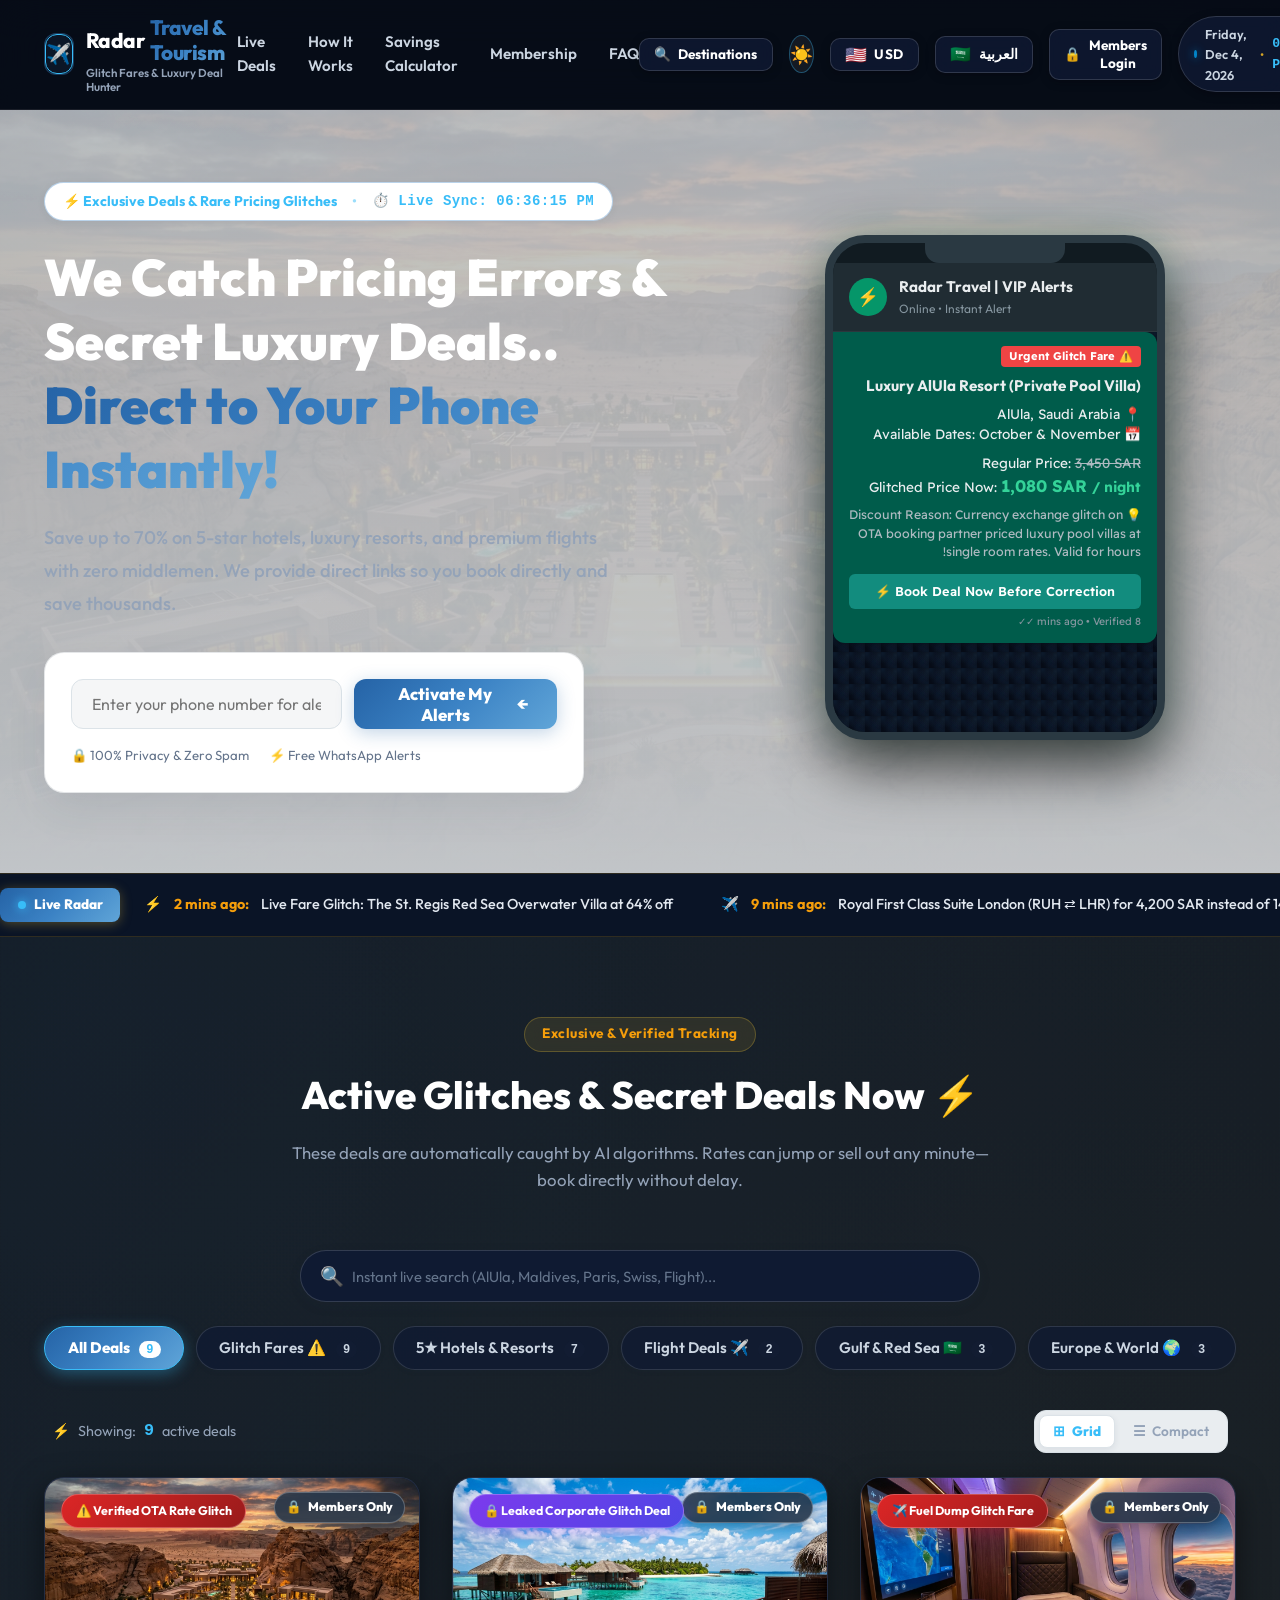
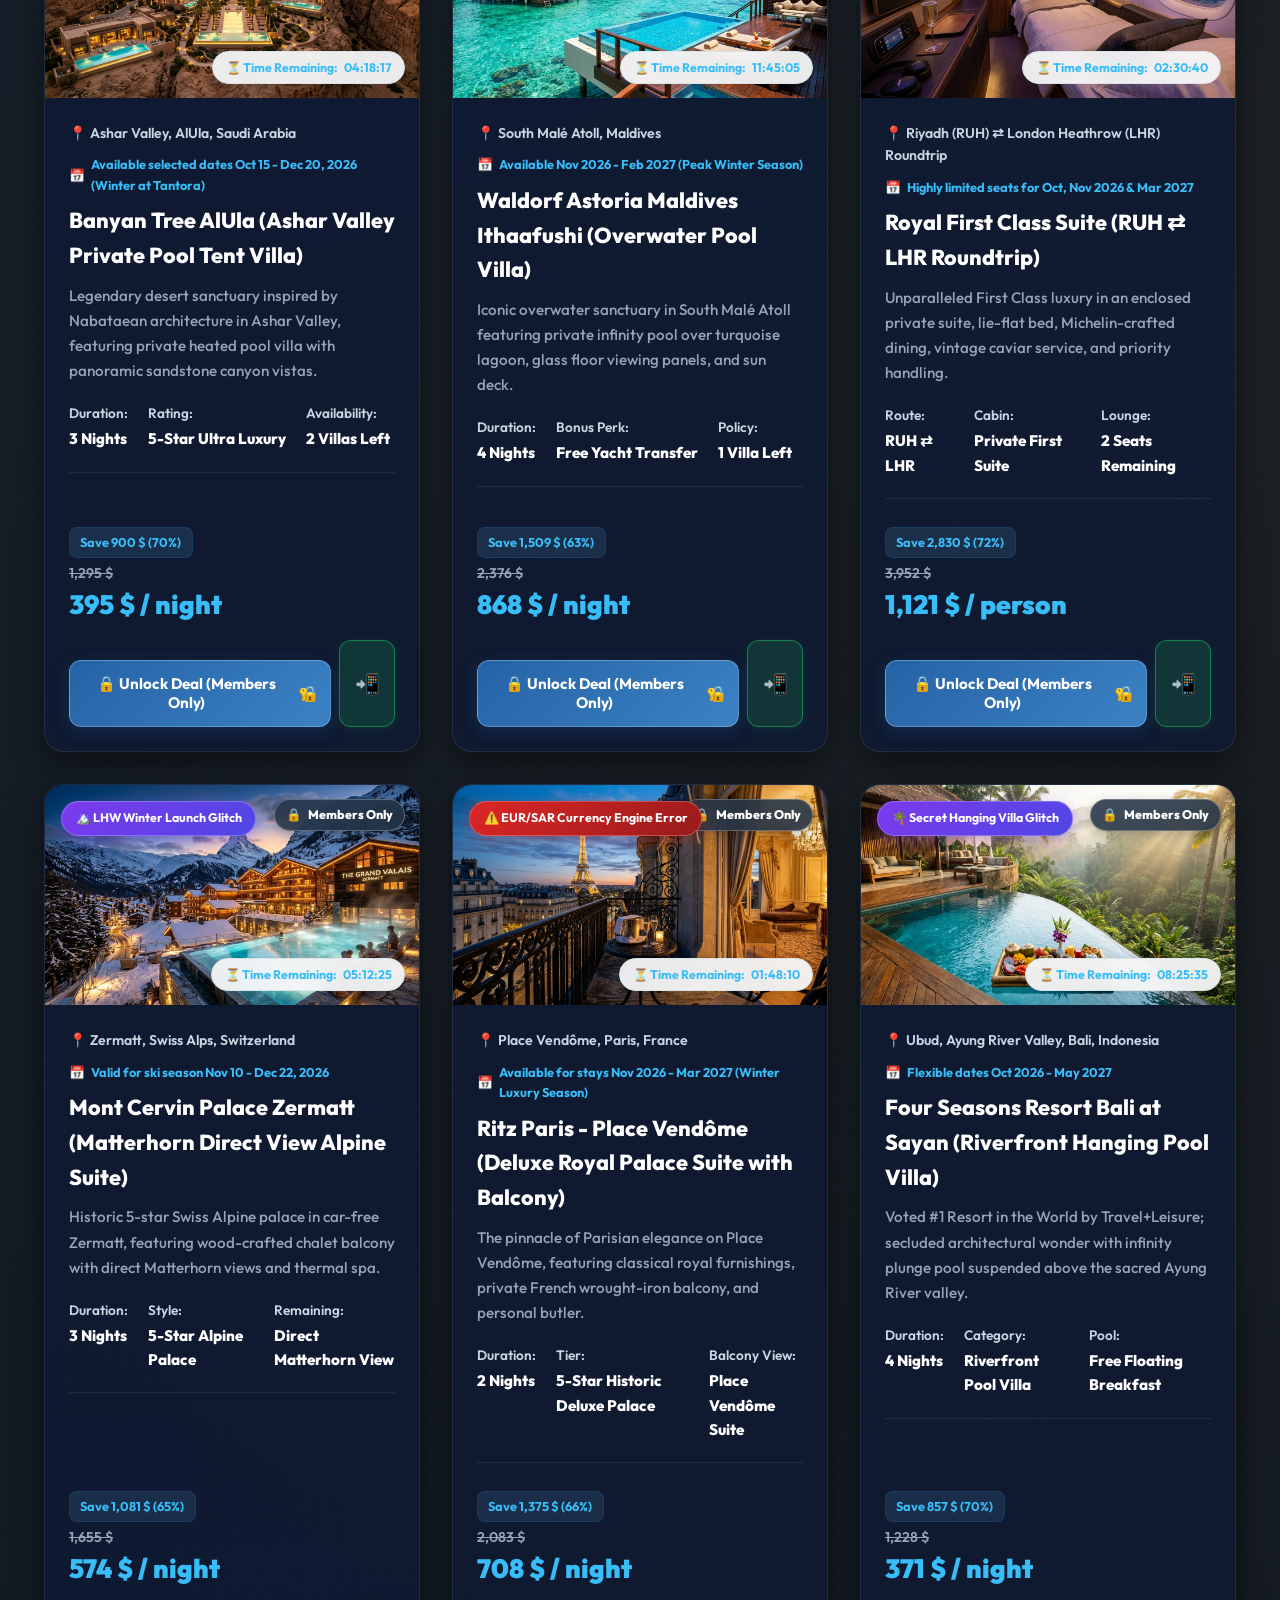
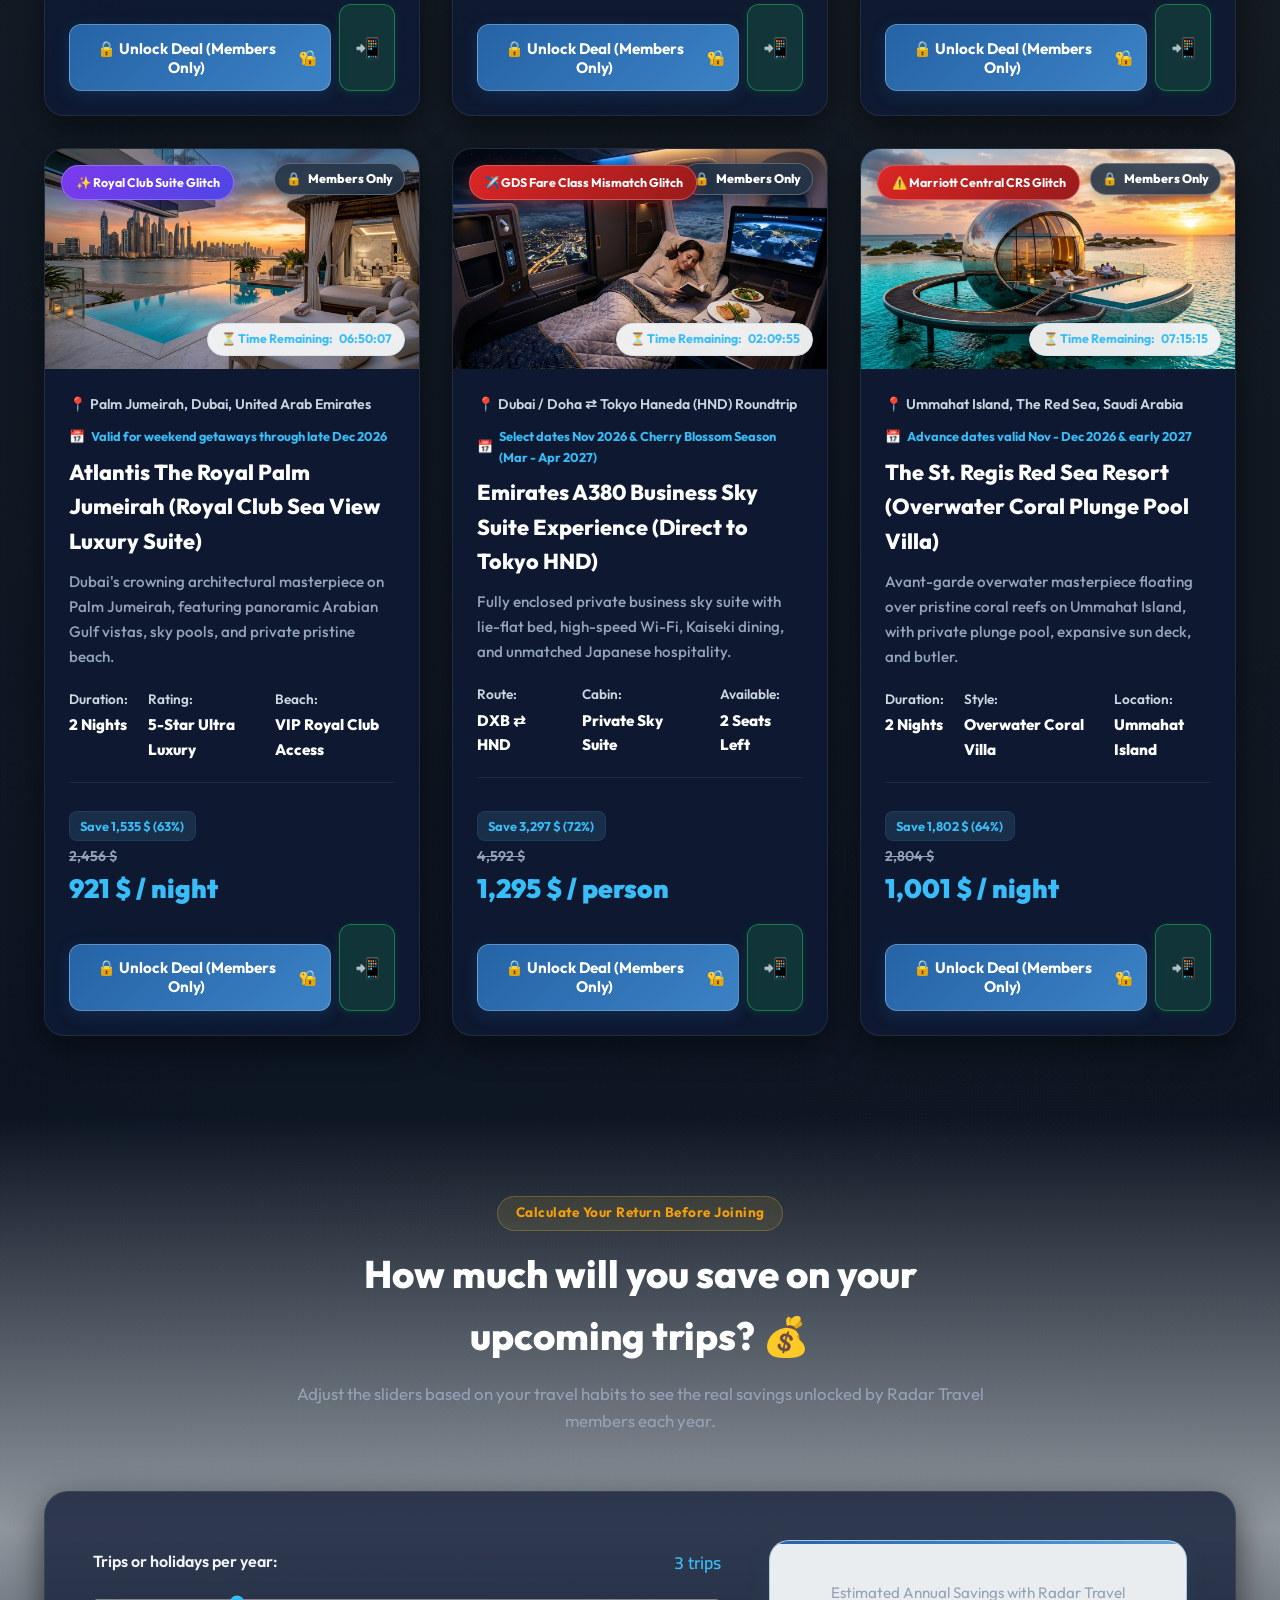
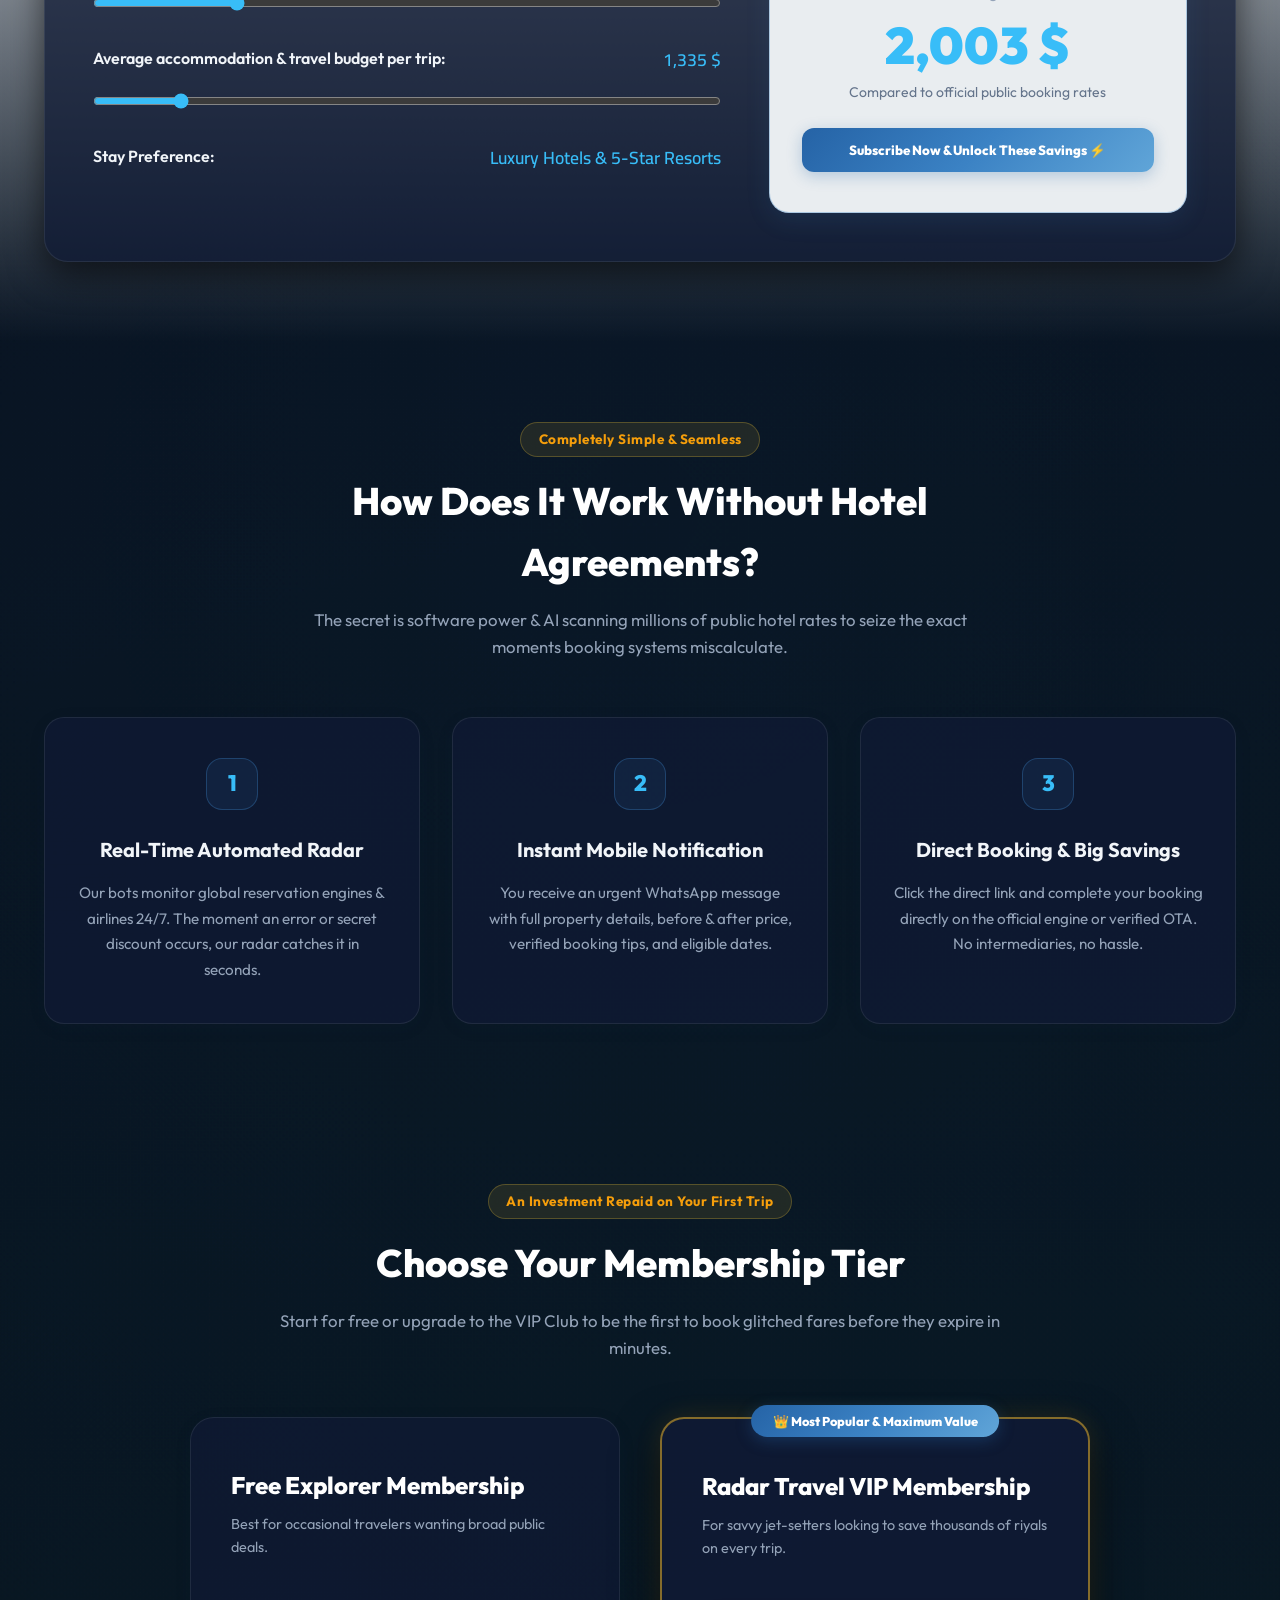
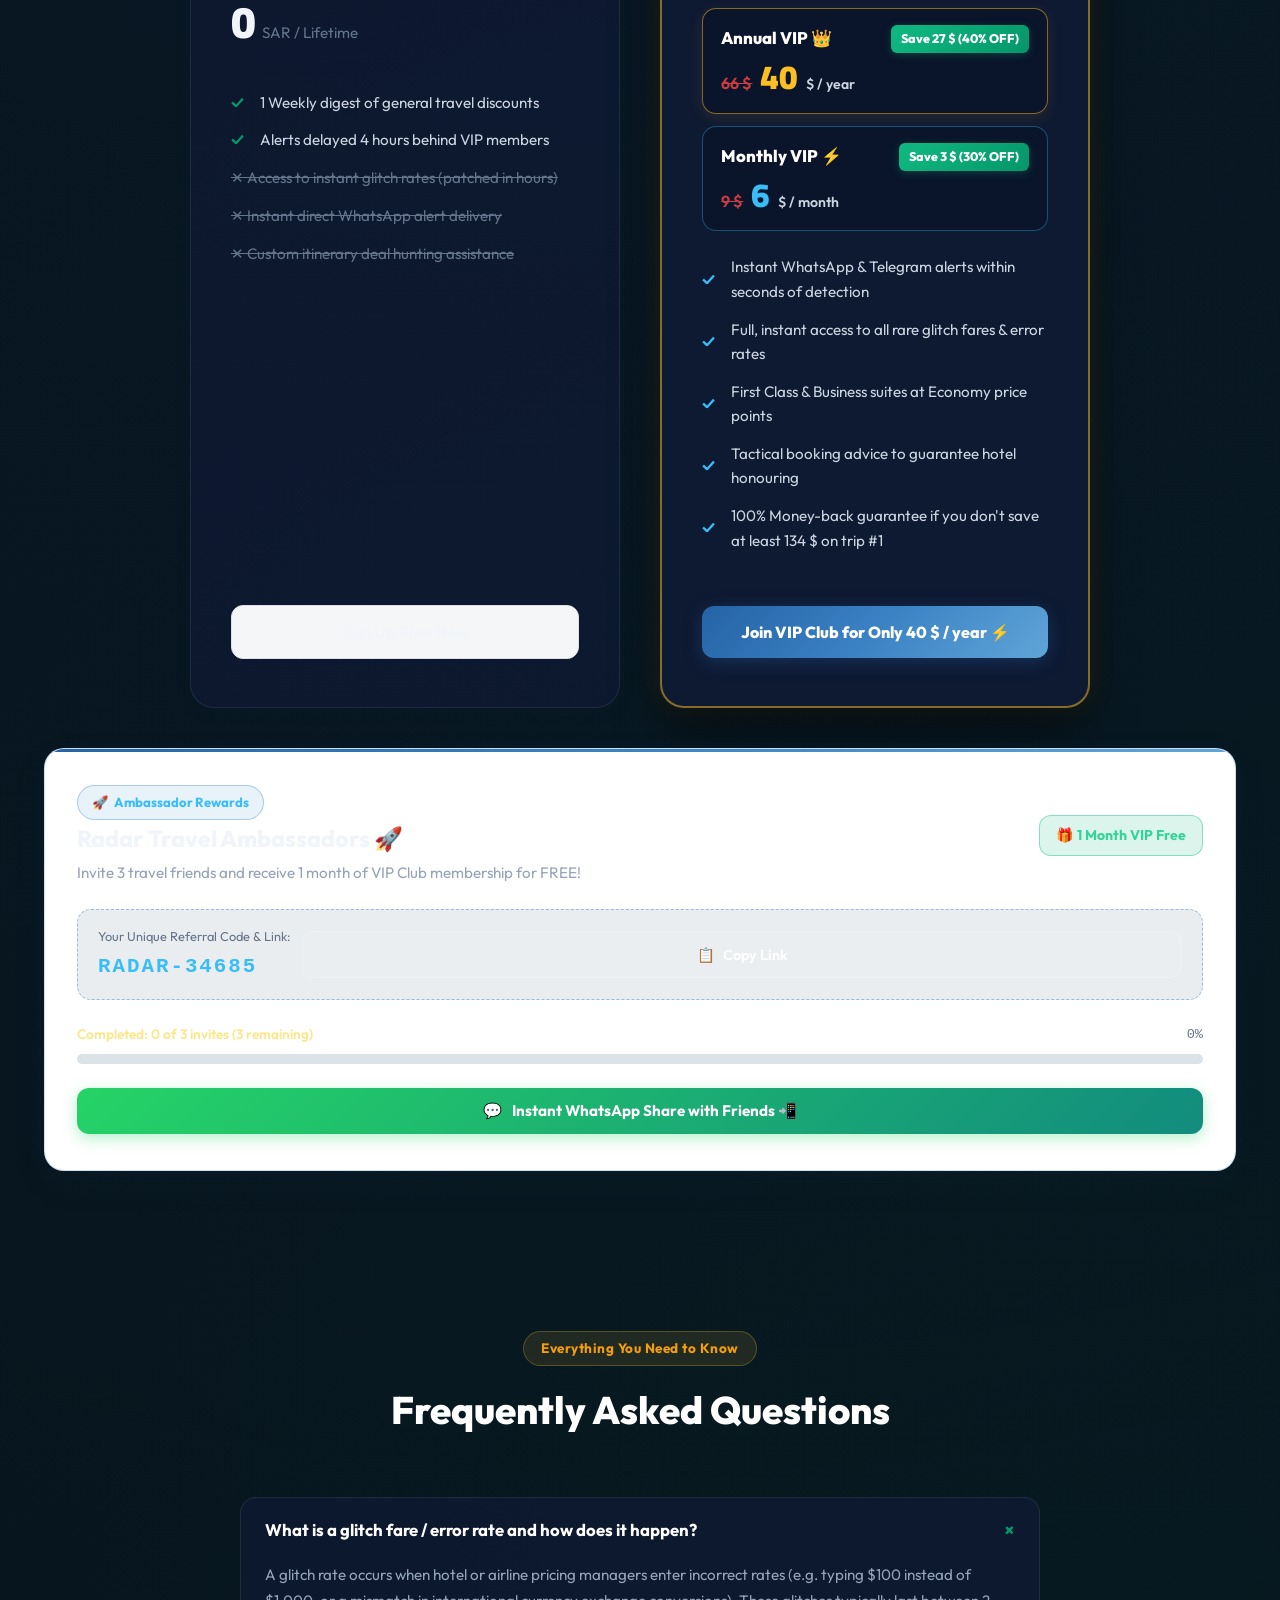
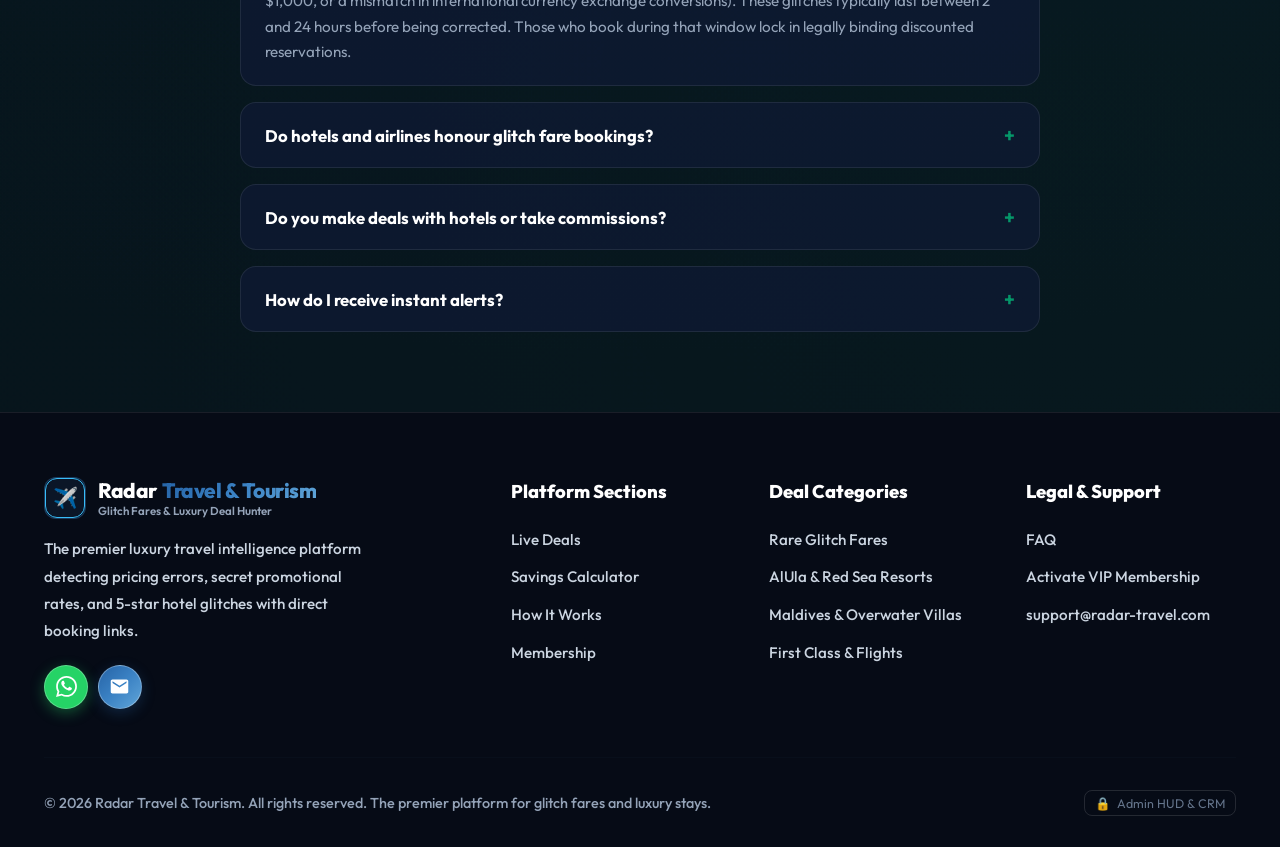
<file: en.html>
<!DOCTYPE html>
<html lang="en" dir="ltr">
<head>
  <meta charset="UTF-8" />
  <meta name="viewport" content="width=device-width, initial-scale=1.0, maximum-scale=1.0, user-scalable=no, viewport-fit=cover" />
  <title>Radar Travel | Secret Hotel Deals, Flights & Glitch Rates</title>
  <meta name="description" content="Exclusive alert club for secret luxury hotel deals, pricing glitches, and first-class flight errors. Save up to 70% with direct booking links delivered to your phone." />
  <meta name="keywords" content="luxury travel, glitch fares, error rates, hotel discounts, first class flights, AlUla resorts, Maldives villas, secret travel deals, travel radar" />
  
  <!-- Mobile & PWA Optimization -->
  <meta name="theme-color" content="#060b16" />
  <meta name="apple-mobile-web-app-capable" content="yes" />
  <meta name="apple-mobile-web-app-status-bar-style" content="black-translucent" />
  <meta name="apple-mobile-web-app-title" content="Radar Travel" />
  <link rel="manifest" href="manifest.json" />
  <link rel="apple-touch-icon" href="assets/hero_alula.jpg" />

  <!-- OpenGraph Meta -->
  <meta property="og:title" content="Radar Travel | Secret Hotel Deals, Flights & Glitch Rates" />
  <meta property="og:description" content="Real-time WhatsApp alerts for top luxury hotel glitches and first-class flights at up to 70% off." />
  <meta property="og:image" content="assets/hero_alula.jpg" />
  <meta property="og:type" content="website" />
  
  <!-- Favicon & Styles -->
  <link rel="icon" href="data:image/svg+xml,<svg xmlns=%22http://www.w3.org/2000/svg%22 viewBox=%220 0 100 100%22><text y=%22.9em%22 font-size=%2290%22>⚡</text></svg>">
  <link rel="stylesheet" href="style.css?v=3.2" />
</head>
<body>

  <!-- ================= Navigation Bar ================= -->
  <header class="navbar">
    <div class="container nav-content">
      <div class="brand-logo">
        <div class="radar-pulse-icon">
          ✈️
        </div>
        <div class="brand-text">
          <span class="brand-name">Radar <span>Travel & Tourism</span></span>
          <span class="brand-sub">Glitch Fares & Luxury Deal Hunter</span>
        </div>
      </div>

      <nav class="nav-links">
        <a href="#live-deals">Live Deals</a>
        <a href="#how-it-works">How It Works</a>
        <a href="#savings-calc">Savings Calculator</a>
        <a href="#pricing">Membership</a>
        <a href="#faq">FAQ</a>
      </nav>

      <div class="nav-actions">
        <!-- Language Switcher: Link to Arabic version -->
                <!-- Destination Search Button -->
        <button class="btn-search-nav" onclick="openSearchModal()" aria-label="Search Destinations">
          <span>🔍</span>
          <span>Destinations</span>
        </button>
        <button class="theme-toggle-btn" id="theme-toggle-btn" onclick="toggleTheme()" aria-label="Toggle Dark / Light Theme" title="Toggle Dark / Light Theme">
          <span id="theme-btn-icon">☀️</span>
        </button>
        <button class="currency-switch-btn" id="currency-switch-btn" onclick="openCurrencyModal()" aria-label="Select Currency" title="Select Display Currency">
          <span class="curr-flag" id="curr-btn-flag">🇸🇦</span>
          <span class="curr-code" id="curr-btn-code">SAR</span>
        </button>
        <a href="index.html?lang=ar" class="lang-switch-btn" id="lang-switch-btn" aria-label="Switch to Arabic" onclick="if(typeof setLanguage==='function')setLanguage('ar');">
          <span class="lang-flag" id="lang-btn-flag">🇸🇦</span>
          <span class="lang-text" id="lang-btn-text">العربية</span>
        </a>

        <button class="member-status-btn" id="member-status-btn" onclick="toggleOrOpenMemberModal()" title="Member Subscription Status">
          <span id="member-status-icon">🔒</span>
          <span id="member-status-text">Members Login</span>
        </button>

        <div class="live-clock-pill" id="live-clock-pill" title="Live Radar Intelligence Time">
          <span class="clock-pulse-dot"></span>
          <span class="clock-date" id="live-date">Sunday, Sep 20, 2026</span>
          <span class="clock-sep">•</span>
          <span class="clock-time" id="live-time">09:00:00 PM</span>
        </div>

        <div class="live-status-pill">
          <span class="pulse-dot"></span>
          <span>12 Deals Tracked Today</span>
        </div>
        <button class="btn-vip-nav" id="open-vip-btn" onclick="openVipModal()">
          Join VIP Club 👑
        </button>
      </div>
    </div>
  </header>

  <!-- ================= Hero Section ================= -->
  <section class="hero-section" id="hero">
    <div class="hero-bg-overlay"></div>
    <div class="container hero-grid">
      
      <!-- Content Column -->
      <div class="hero-text-col">
        <div class="hero-badge-tag">
          <span>⚡ Exclusive Deals & Rare Pricing Glitches</span>
          <span class="badge-time-sep">•</span>
          <span class="hero-live-clock" id="hero-live-clock">⏱️ Syncing...</span>
        </div>
        
        <h1 class="hero-title">
          We Catch Pricing Errors & Secret Luxury Deals.. <br />
          <span class="highlight">Direct to Your Phone Instantly!</span>
        </h1>
        
        <p class="hero-desc">
          Save up to 70% on 5-star hotels, luxury resorts, and premium flights with zero middlemen. We provide direct links so you book directly and save thousands.
        </p>

        <div class="hero-join-card">
          <form id="hero-quick-form" onsubmit="handleQuickJoin(event)">
            <div class="join-form-row">
              <input 
                type="tel" 
                class="join-input" 
                id="hero-phone" 
                placeholder="Enter your phone number for alerts (e.g. +966...)" 
                required 
              />
              <button type="submit" class="btn-join-hero">
                <span>Activate My Alerts</span>
                <span class="arrow-icon">→</span>
              </button>
            </div>
            <div class="form-footnote">
              <span>🔒 100% Privacy & Zero Spam</span>
              <span>⚡ Free WhatsApp Alerts</span>
            </div>
          </form>
        </div>
      </div>

      <!-- Real-time WhatsApp Alert Simulator -->
      <div class="phone-mockup-wrapper">
        <div class="phone-mockup">
          <div class="phone-notch"></div>
          
          <div class="wa-header">
            <div class="wa-avatar">⚡</div>
            <div class="wa-info">
              <h4>Radar Travel | VIP Alerts</h4>
              <p>Online • Instant Alert</p>
            </div>
          </div>

          <div class="wa-body">
            <div class="wa-message-bubble">
              <span class="wa-bubble-badge">⚠️ Urgent Glitch Fare</span>
              <h5>Luxury AlUla Resort (Private Pool Villa)</h5>
              <p>📍 AlUla, Saudi Arabia</p>
              <p>📅 Available Dates: October & November</p>
              <p style="margin: 0.5rem 0;">
                Regular Price: <span class="wa-price-strike">3,450 SAR</span><br />
                Glitched Price Now: <span class="wa-price-now">1,080 SAR <small>/ night</small></span>
              </p>
              <p style="font-size: 0.775rem; color: #aebac1;">
                💡 Discount Reason: Currency exchange glitch on OTA booking partner priced luxury pool villas at single room rates. Valid for hours!
              </p>
              <a href="#live-deals" class="wa-btn-link" onclick="openDealModal('alula')">
                Book Deal Now Before Correction ⚡
              </a>
              <span class="wa-time">8 mins ago • Verified ✓✓</span>
            </div>
          </div>
        </div>
      </div>

    </div>
  </section>

  <!-- ================= Live Radar Ticker ================= -->
  <div class="ticker-container">
    <div class="ticker-label">
      <span class="pulse-dot"></span>
      <span>Live Radar</span>
    </div>
    <div class="ticker-content" id="ticker-content">
      <div class="ticker-item">⚡ <strong>6 mins ago:</strong> Maldives Overwater Villa pricing error with 62% off</div>
      <div class="ticker-item">✈️ <strong>14 mins ago:</strong> First Class Suite to Paris for only 2,400 SAR</div>
      <div class="ticker-item">🏰 <strong>29 mins ago:</strong> 5-Star Swiss Alpine Hotel for 680 SAR / night</div>
      <div class="ticker-item">🏝️ <strong>45 mins ago:</strong> Red Sea Beachfront Villa discounted by 55%</div>
      <div class="ticker-item">⚡ <strong>1 hr ago:</strong> AlUla desert pool resort at 990 SAR instead of 3,200 SAR</div>
    </div>
  </div>

  <!-- ================= Live Deals Section ================= -->
  <section class="deals-section" id="live-deals">
    <div class="container">
      <div class="section-header">
        <span class="section-tag">Exclusive & Verified Tracking</span>
        <h2 class="section-title">Active Glitches & Secret Deals Now ⚡</h2>
        <p class="section-subtitle">
          These deals are automatically caught by AI algorithms. Rates can jump or sell out any minute—book directly without delay.
        </p>
      </div>

      <!-- Instant Live Deals Search (Fly4free-Style) -->
      <div class="deals-search-wrapper">
        <span class="deals-search-icon">🔍</span>
        <input 
          type="text" 
          id="deals-live-search" 
          class="deals-live-search-input" 
          placeholder="Instant live search (AlUla, Maldives, Paris, Swiss, Flight)..." 
          data-i18n-placeholder="dealsSearchPlaceholder"
          oninput="handleDealsLiveSearch(this.value)"
        />
        <button id="deals-clear-search" class="deals-clear-search-btn" onclick="clearDealsLiveSearch()" title="Clear">✕</button>
      </div>

      <!-- Filter Bar with Counts and Region Chips -->
      <div class="deals-filter-bar" id="deals-filter-bar">
        <button class="filter-btn active" data-filter="all" onclick="filterDeals('all', this)">
          <span data-i18n="filterAll">All Deals</span>
          <span class="filter-badge-count" id="count-all">9</span>
        </button>
        <button class="filter-btn" data-filter="glitch" onclick="filterDeals('glitch', this)">
          <span data-i18n="filterGlitch">Glitch Fares ⚠️</span>
          <span class="filter-badge-count" id="count-glitch">4</span>
        </button>
        <button class="filter-btn" data-filter="hotels" onclick="filterDeals('hotels', this)">
          <span data-i18n="filterHotels">5★ Hotels & Resorts</span>
          <span class="filter-badge-count" id="count-hotels">6</span>
        </button>
        <button class="filter-btn" data-filter="flights" onclick="filterDeals('flights', this)">
          <span data-i18n="filterFlights">Flight Deals ✈️</span>
          <span class="filter-badge-count" id="count-flights">2</span>
        </button>
        <button class="filter-btn" data-filter="gulf" onclick="filterDeals('gulf', this)">
          <span data-i18n="filterGulf">Gulf & Red Sea 🇸🇦</span>
          <span class="filter-badge-count" id="count-gulf">3</span>
        </button>
        <button class="filter-btn" data-filter="europe" onclick="filterDeals('europe', this)">
          <span data-i18n="filterEurope">Europe & World 🌍</span>
          <span class="filter-badge-count" id="count-europe">4</span>
        </button>
      </div>

      <!-- Deals Toolbar: Live Count & Grid/List View Switcher -->
      <div class="deals-toolbar-row">
        <div class="deals-count-indicator">
          <span>⚡</span>
          <span data-i18n="showingDealsPrefix">Showing:</span>
          <span class="deals-count-num" id="deals-visible-count">9</span>
          <span data-i18n="dealsWord">active deals</span>
        </div>

        <div class="deals-view-switch">
          <button class="btn-view-mode active" id="btn-view-grid" onclick="toggleDealsView('grid')" title="Grid View">
            <span>⊞</span>
            <span data-i18n="viewGrid">Grid</span>
          </button>
          <button class="btn-view-mode" id="btn-view-list" onclick="toggleDealsView('list')" title="Compact List View">
            <span>☰</span>
            <span data-i18n="viewList">Compact</span>
          </button>
        </div>
      </div>

      <!-- Deals Grid (Injected dynamically via app.js renderDeals()) -->
      <div class="deals-grid" id="deals-grid">
        <!-- Rendered dynamically via app.js -->
      </div>
    </div>
  </section>

  <!-- ================= Savings Calculator ================= -->
  <section class="calculator-section" id="savings-calc">
    <div class="container">
      <div class="section-header">
        <span class="section-tag">Calculate Your Return Before Joining</span>
        <h2 class="section-title">How much will you save on your upcoming trips? 💰</h2>
        <p class="section-subtitle">
          Adjust the sliders based on your travel habits to see the real savings unlocked by Radar Travel members each year.
        </p>
      </div>

      <div class="calc-card">
        <div class="calc-controls">
          
          <div class="calc-control-group">
            <div class="calc-label-row">
              <span>Trips or holidays per year:</span>
              <span class="calc-val-badge" id="trips-val">3 trips</span>
            </div>
            <input 
              type="range" 
              class="slider-range" 
              id="trips-slider" 
              min="1" 
              max="10" 
              value="3" 
              oninput="calculateSavings()" 
            />
          </div>

          <div class="calc-control-group">
            <div class="calc-label-row">
              <span>Average accommodation & travel budget per trip:</span>
              <span class="calc-val-badge" id="budget-val">5,000 SAR</span>
            </div>
            <input 
              type="range" 
              class="slider-range" 
              id="budget-slider" 
              min="2000" 
              max="25000" 
              step="1000" 
              value="5000" 
              oninput="calculateSavings()" 
            />
          </div>

          <div class="calc-control-group">
            <div class="calc-label-row">
              <span>Stay Preference:</span>
              <span class="calc-val-badge" id="pref-val">Luxury Hotels & 5-Star Resorts</span>
            </div>
          </div>

        </div>

        <div class="calc-result-box">
          <div class="calc-result-title">Estimated Annual Savings with Radar Travel</div>
          <div class="calc-result-amount" id="savings-result">7,500 SAR</div>
          <div class="calc-result-subtitle">Compared to official public booking rates</div>
          <button class="btn-calc-cta" onclick="openVipModal()">
            Subscribe Now & Unlock These Savings ⚡
          </button>
        </div>
      </div>
    </div>
  </section>

  <!-- ================= How It Works ================= -->
  <section class="how-it-works-section" id="how-it-works">
    <div class="container">
      <div class="section-header">
        <span class="section-tag">Completely Simple & Seamless</span>
        <h2 class="section-title">How Does It Work Without Hotel Agreements?</h2>
        <p class="section-subtitle">
          The secret is software power & AI scanning millions of public hotel rates to seize the exact moments booking systems miscalculate.
        </p>
      </div>

      <div class="steps-grid">
        <div class="step-card">
          <div class="step-number">1</div>
          <h3 class="step-title">Real-Time Automated Radar</h3>
          <p class="step-desc">
            Our bots monitor global reservation engines & airlines 24/7. The moment an error or secret discount occurs, our radar catches it in seconds.
          </p>
        </div>

        <div class="step-card">
          <div class="step-number">2</div>
          <h3 class="step-title">Instant Mobile Notification</h3>
          <p class="step-desc">
            You receive an urgent WhatsApp message with full property details, before & after price, verified booking tips, and eligible dates.
          </p>
        </div>

        <div class="step-card">
          <div class="step-number">3</div>
          <h3 class="step-title">Direct Booking & Big Savings</h3>
          <p class="step-desc">
            Click the direct link and complete your booking directly on the official engine or verified OTA. No intermediaries, no hassle.
          </p>
        </div>
      </div>
    </div>
  </section>

  <!-- ================= Pricing Plans ================= -->
  <section class="pricing-section" id="pricing">
    <div class="container">
      <div class="section-header">
        <span class="section-tag">An Investment Repaid on Your First Trip</span>
        <h2 class="section-title">Choose Your Membership Tier</h2>
        <p class="section-subtitle">
          Start for free or upgrade to the VIP Club to be the first to book glitched fares before they expire in minutes.
        </p>
      </div>

      <div class="pricing-grid">
        
        <!-- Free Plan -->
        <div class="pricing-card">
          <h3 class="plan-name">Free Explorer Membership</h3>
          <p class="plan-desc">Best for occasional travelers wanting broad public deals.</p>
          <div class="plan-price">
            <span class="amount">0</span>
            <span class="period">SAR / Lifetime</span>
          </div>
          <ul class="plan-features">
            <li><span class="check-icon">✓</span> 1 Weekly digest of general travel discounts</li>
            <li><span class="check-icon">✓</span> Alerts delayed 4 hours behind VIP members</li>
            <li class="disabled">✕ Access to instant glitch rates (patched in hours)</li>
            <li class="disabled">✕ Instant direct WhatsApp alert delivery</li>
            <li class="disabled">✕ Custom itinerary deal hunting assistance</li>
          </ul>
          <button class="btn-plan btn-plan-free" onclick="openJoinModal('free')">
            Sign Up Free Now
          </button>
        </div>

        <!-- VIP Featured Plan -->
        <div class="pricing-card featured">
          <div class="plan-badge-top">👑 Most Popular & Maximum Value</div>
          <h3 class="plan-name">Radar Travel VIP Membership</h3>
          <p class="plan-desc">For savvy jet-setters looking to save thousands of riyals on every trip.</p>
          <div class="pricing-tiers-wrapper">
            <div class="pricing-tier-card primary-annual">
              <div class="tier-badge-row">
                <span class="tier-title" data-i18n="tierAnnualTitle">Annual VIP 👑</span>
                <span class="tier-discount" data-i18n="tierAnnualDiscount">Save 100 SAR (40% OFF)</span>
              </div>
              <div class="tier-price-row">
                <span class="price-before" data-i18n="tierAnnualBefore">249 SAR</span>
                <span class="price-after">149</span>
                <span class="price-unit" data-i18n="tierAnnualUnit">SAR / year</span>
              </div>
            </div>

            <div class="pricing-tier-card secondary-monthly">
              <div class="tier-badge-row">
                <span class="tier-title" data-i18n="tierMonthlyTitle">Monthly VIP ⚡</span>
                <span class="tier-discount" data-i18n="tierMonthlyDiscount">Save 10 SAR (30% OFF)</span>
              </div>
              <div class="tier-price-row">
                <span class="price-before" data-i18n="tierMonthlyBefore">34 SAR</span>
                <span class="price-after">24</span>
                <span class="price-unit" data-i18n="tierMonthlyUnit">SAR / month</span>
              </div>
            </div>
          </div>
          <ul class="plan-features">
            <li><span class="check-icon">✓</span> Instant WhatsApp & Telegram alerts within seconds of detection</li>
            <li><span class="check-icon">✓</span> Full, instant access to all rare glitch fares & error rates</li>
            <li><span class="check-icon">✓</span> First Class & Business suites at Economy price points</li>
            <li><span class="check-icon">✓</span> Tactical booking advice to guarantee hotel honouring</li>
            <li><span class="check-icon">✓</span> <span data-i18n="vipFeature5">100% Money-back guarantee if you don't save at least 500 SAR on trip #1</span></li>
          </ul>
          <button class="btn-plan btn-plan-vip" onclick="openVipModal()" data-i18n="vipBtn">
            Join VIP for Only 149 SAR / year ⚡
          </button>
        </div>

      </div>

      <!-- Viral Referral & Ambassador Card -->
      <div class="viral-referral-card" id="viral-referral-card">
        <div class="viral-card-header">
          <div>
            <div class="viral-badge">🚀 <span data-i18n="viralBadge">Ambassador Rewards</span></div>
            <h4 class="viral-title" data-i18n="viralCardTitle">Radar Travel Ambassadors 🚀</h4>
            <p class="viral-subtitle" data-i18n="viralCardSubtitle">Invite 3 travel friends and receive 1 month of VIP Club membership for FREE!</p>
          </div>
          <div class="viral-reward-tag" style="background: rgba(16, 185, 129, 0.15); border: 1px solid rgba(16, 185, 129, 0.4); padding: 0.5rem 1rem; border-radius: 12px; color: #34d399; font-weight: 700; font-size: 0.88rem;">
            🎁 <span data-i18n="viralReward">1 Month VIP Free</span>
          </div>
        </div>

        <div class="viral-code-box">
          <div>
            <span style="font-size: 0.8rem; color: var(--text-dim); display: block; margin-bottom: 0.2rem;" data-i18n="viralCodeLabel">Your Unique Referral Code & Link:</span>
            <span class="viral-code-val" id="web-user-ref-code">RADAR-78421</span>
          </div>
          <button class="btn-viral-copy" onclick="copyReferralLink()">
            📋 <span data-i18n="viralCopyBtn">Copy Link</span>
          </button>
        </div>

        <div class="viral-progress-section">
          <div style="display: flex; justify-content: space-between; font-size: 0.85rem;">
            <span id="web-ref-progress-text" style="color: var(--gold-light); font-weight: 600;">Completed: 0 of 3 invites (3 remaining)</span>
            <span id="web-ref-progress-pct" style="color: var(--text-dim); font-family: monospace;">0%</span>
          </div>
          <div class="viral-progress-bar-bg">
            <div class="viral-progress-bar-fill" id="web-ref-progress-bar" style="width: 0%;"></div>
          </div>
        </div>

        <div class="viral-actions-row">
          <button class="btn-viral-wa" onclick="shareReferralWhatsApp()">
            <span>💬</span>
            <span data-i18n="viralShareBtn">Instant WhatsApp Share with Friends 📲</span>
          </button>
        </div>
      </div>

    </div>
  </section>

  <!-- ================= FAQ Section ================= -->
  <section class="faq-section" id="faq">
    <div class="container">
      <div class="section-header">
        <span class="section-tag">Everything You Need to Know</span>
        <h2 class="section-title">Frequently Asked Questions</h2>
      </div>

      <div class="faq-accordion">
        
        <div class="faq-item open">
          <button class="faq-question" onclick="toggleFaq(this)">
            <span>What is a glitch fare / error rate and how does it happen?</span>
            <span class="faq-icon">+</span>
          </button>
          <div class="faq-answer">
            A glitch rate occurs when hotel or airline pricing managers enter incorrect rates (e.g. typing $100 instead of $1,000, or a mismatch in international currency exchange conversions). These glitches typically last between 2 and 24 hours before being corrected. Those who book during that window lock in legally binding discounted reservations.
          </div>
        </div>

        <div class="faq-item">
          <button class="faq-question" onclick="toggleFaq(this)">
            <span>Do hotels and airlines honour glitch fare bookings?</span>
            <span class="faq-icon">+</span>
          </button>
          <div class="faq-answer">
            In over 92% of cases, hotels and booking providers honour the rate to protect their brand reputation, or because payment cleared and e-tickets/vouchers were automatically generated. In the rare event of cancellation, you always receive a 100% full refund with zero penalties.
          </div>
        </div>

        <div class="faq-item">
          <button class="faq-question" onclick="toggleFaq(this)">
            <span>Do you make deals with hotels or take commissions?</span>
            <span class="faq-icon">+</span>
          </button>
          <div class="faq-answer">
            Never! We do not partner with or take commissions from hotels. We are 100% independent and represent only our members' interests. We build autonomous tech to find public loopholes, and you book directly with official vendors.
          </div>
        </div>

        <div class="faq-item">
          <button class="faq-question" onclick="toggleFaq(this)">
            <span>How do I receive instant alerts?</span>
            <span class="faq-icon">+</span>
          </button>
          <div class="faq-answer">
            As soon as you join VIP, your number is linked to our automated alert bot on WhatsApp or Telegram to receive instant deal breakdowns with direct booking links.
          </div>
        </div>

      </div>
    </div>
  </section>

  <!-- ================= Footer ================= -->
  <footer class="footer">
    <div class="container">
      <div class="footer-grid">
        <div>
          <div class="brand-logo" style="margin-bottom: 1rem;">
            <div class="radar-pulse-icon">✈️</div>
            <div class="brand-text">
              <span class="brand-name">Radar <span>Travel & Tourism</span></span>
              <span class="brand-sub">Glitch Fares & Luxury Deal Hunter</span>
            </div>
          </div>
          <p class="footer-desc">
            The premier luxury travel intelligence platform detecting pricing errors, secret promotional rates, and 5-star hotel glitches with direct booking links.
          </p>
          <div class="footer-social-strip">
            <!-- WhatsApp Official Logo -->
            <a href="https://wa.me/966500000000?text=RadarTravel" target="_blank" rel="noopener" class="social-btn social-wa" title="WhatsApp" aria-label="WhatsApp">
              <svg viewBox="0 0 24 24" width="22" height="22" fill="currentColor">
                <path d="M.057 24l1.687-6.163c-1.041-1.804-1.588-3.849-1.587-5.946C.16 5.333 5.494 0 12.05 0c3.181.002 6.168 1.242 8.413 3.488 2.245 2.246 3.483 5.234 3.48 8.413-.003 6.557-5.338 11.892-11.893 11.892-1.99 0-3.951-.5-5.688-1.448L.057 24zm6.597-3.807c1.676.995 3.276 1.591 5.392 1.592 5.448 0 9.886-4.434 9.889-9.885.002-5.462-4.415-9.89-9.881-9.892-5.452 0-9.887 4.434-9.889 9.884-.001 2.225.651 3.891 1.746 5.634l-.999 3.65 3.742-.983zm10.875-6.811c-.297-.149-1.758-.867-2.03-.967-.273-.099-.471-.148-.67.15-.197.297-.767.966-.94 1.164-.173.199-.347.223-.644.075-.297-.15-1.255-.463-2.39-1.475-.883-.788-1.48-1.761-1.653-2.059-.173-.297-.018-.458.13-.606.134-.133.298-.347.446-.52.149-.174.198-.298.298-.497.099-.198.05-.371-.025-.52-.075-.149-.669-1.612-.916-2.207-.242-.579-.487-.5-.669-.51-.173-.008-.371-.01-.57-.01-.198 0-.52.074-.792.372-.272.297-1.04 1.016-1.04 2.479 0 1.462 1.065 2.875 1.213 3.074.149.198 2.096 3.2 5.077 4.487.709.306 1.262.489 1.694.625.712.227 1.36.195 1.871.118.571-.085 1.758-.719 2.006-1.413.248-.694.248-1.289.173-1.413-.074-.124-.272-.198-.57-.347z"/>
              </svg>
            </a>
            <!-- Email Official Logo -->
            <a href="mailto:support@radar-travel.com" class="social-btn social-mail" title="Email" aria-label="Email">
              <svg viewBox="0 0 24 24" width="22" height="22" fill="currentColor">
                <path d="M20 4H4c-1.1 0-2 .9-2 2v12c0 1.1.9 2 2 2h16c1.1 0 2-.9 2-2V6c0-1.1-.9-2-2-2zm0 4l-8 5-8-5V6l8 5 8-5v2z"/>
              </svg>
            </a>
          </div>
        </div>

        <div class="footer-col">
          <h5>Platform Sections</h5>
          <ul>
            <li><a href="#live-deals">Live Deals</a></li>
            <li><a href="#savings-calc">Savings Calculator</a></li>
            <li><a href="#how-it-works">How It Works</a></li>
            <li><a href="#pricing">Membership</a></li>
          </ul>
        </div>

        <div class="footer-col">
          <h5>Deal Categories</h5>
          <ul>
            <li><a href="#live-deals">Rare Glitch Fares</a></li>
            <li><a href="#live-deals">AlUla & Red Sea Resorts</a></li>
            <li><a href="#live-deals">Maldives & Overwater Villas</a></li>
            <li><a href="#live-deals">First Class & Flights</a></li>
          </ul>
        </div>

        <div class="footer-col">
          <h5>Legal & Support</h5>
          <ul>
            <li><a href="#faq">FAQ</a></li>
            <li><a href="#" onclick="openVipModal()">Activate VIP Membership</a></li>
            <li><a href="mailto:support@radar-travel.com">support@radar-travel.com</a></li>
          </ul>
        </div>
      </div>

      <div class="footer-bottom" style="display: flex; align-items: center; justify-content: space-between; flex-wrap: wrap; gap: 1rem;">
        <p>© 2026 Radar Travel & Tourism. All rights reserved. The premier platform for glitch fares and luxury stays.</p>
        <button onclick="openAdminHUD()" class="btn-admin-hud-trigger" title="Admin HUD (Ctrl+Shift+A)">
          🔒 <span data-i18n="adminHudLink">Admin HUD & CRM</span>
        </button>
      </div>
    </div>
  </footer>

  
  <!-- ================= Destination Search Modal ================= -->
  <div class="modal-overlay" id="search-modal">
    <div class="modal-content modal-search-content">
      <button class="modal-close-btn" onclick="closeModal('search-modal')" aria-label="Close modal">✕</button>
      <div class="search-modal-header">
        <span class="section-tag">Explore Tourist Destinations</span>
        <h3 class="modal-search-title">Countries & Tourism Cities 🌍</h3>
        <p class="modal-search-subtitle">Select your destination or search by name to view active glitch fares and deals</p>
        
        <div class="search-input-wrapper">
          <span class="search-field-icon">🔍</span>
          <input 
            type="text" 
            id="destination-search-input" 
            class="destination-search-input" 
            placeholder="Search country or city (AlUla, Dubai, Paris, Maldives)..." 
            oninput="filterDestinationsList(this.value)" 
          />
        </div>
        <div class="search-region-tabs" id="search-region-tabs">
          <button class="region-tab-btn active" onclick="setRegionFilter('all', this)" data-i18n="regAll">All Destinations 🌍</button>
          <button class="region-tab-btn" onclick="setRegionFilter('trending', this)" data-i18n="regTrending">✨ Trending & Fresh</button>
          <button class="region-tab-btn" onclick="setRegionFilter('gulf', this)" data-i18n="regGulf">Middle East & Gulf 🇸🇦</button>
          <button class="region-tab-btn" onclick="setRegionFilter('europe', this)" data-i18n="regEurope">Europe 🇪🇺</button>
          <button class="region-tab-btn" onclick="setRegionFilter('asia', this)" data-i18n="regAsia">Asia-Pacific 🏝️</button>
          <button class="region-tab-btn" onclick="setRegionFilter('americas', this)" data-i18n="regAmericas">Americas 🌎</button>
          <button class="region-tab-btn" onclick="setRegionFilter('africa', this)" data-i18n="regAfrica">Africa & Indian Ocean 🦁</button>
        </div>
      </div>

      <!-- Dynamic Destination Countries & Cities List -->
      <div class="destinations-scroll-container" id="destinations-list-container">
        <!-- Injected via JavaScript -->
      </div>
    </div>
  </div>

  <!-- ================= Currency Selector Modal ================= -->
  <div class="modal-overlay" id="currency-modal">
    <div class="modal-content modal-search-content">
      <button class="modal-close-btn" onclick="closeModal('currency-modal')" aria-label="Close modal">✕</button>
      <div class="search-modal-header">
        <span class="section-tag">Global Currencies</span>
        <h3 class="modal-search-title">Select Display Currency 💱</h3>
        <p class="modal-search-subtitle">Deals rates, savings calculator, and VIP tiers automatically convert into your preferred currency</p>
        
        <div class="search-input-wrapper">
          <span class="search-field-icon">🔍</span>
          <input 
            type="text" 
            id="currency-search-input" 
            class="destination-search-input" 
            placeholder="Search by country or currency (SAR, USD, EUR, GBP)..." 
            oninput="filterCurrenciesList(this.value)" 
          />
        </div>
      </div>
      <div class="currency-grid-container" id="currency-grid">
        <!-- Injected via JavaScript -->
      </div>
    </div>
  </div>

  <!-- ================= Deal Detail Modal ================= -->
  <div class="modal-overlay" id="deal-modal">
    <div class="modal-content">
      <button class="modal-close-btn" onclick="closeModal('deal-modal')" aria-label="Close modal">✕</button>
      <div id="deal-modal-body">
        <!-- Injected via JavaScript -->
      </div>
    </div>
  </div>

  <!-- ================= Subscriber Gate Modal (Exclusive Members Only) ================= -->
  <div class="modal-overlay" id="subscriber-gate-modal">
    <div class="modal-content" style="max-width: 540px; text-align: center;">
      <button class="modal-close-btn" onclick="closeModal('subscriber-gate-modal')" aria-label="Close modal">✕</button>
      
      <div style="font-size: 2.8rem; margin-bottom: 0.35rem;">🔒✈️</div>
      <span class="deal-badge-float badge-glitch" style="position: static; display: inline-block; margin-bottom: 0.75rem;">
        🔐 Active Members Exclusive
      </span>
      
      <h3 style="font-family: var(--font-heading); font-size: 1.55rem; margin-bottom: 0.5rem; color: var(--text-primary);">
        These Real Deals Are Exclusive to Subscribed Members
      </h3>
      
      <p style="color: var(--text-muted); font-size: 0.92rem; line-height: 1.6; margin-bottom: 1.25rem;">
        Due to scarce airline seating and fast-expiring pricing errors (Glitch Fares), direct booking links and full instructions are unlocked exclusively for registered members.
      </p>

      <!-- Target Deal Mini Summary -->
      <div id="gate-deal-preview" style="display: none; background: #E9EDF0; border: 1px solid rgba(59, 130, 196, 0.25); border-radius: 12px; padding: 0.75rem 1rem; margin-bottom: 1.25rem; text-align: left; align-items: center; justify-content: space-between;">
        <div style="display: flex; align-items: center; gap: 0.65rem;">
          <span style="font-size: 1.5rem;">🎯</span>
          <div>
            <div id="gate-deal-title" style="font-weight: 800; font-size: 0.92rem; color: var(--text-primary);">Locked Real Deal</div>
            <div id="gate-deal-save" style="font-size: 0.8rem; color: var(--link-blue); font-weight: 700;">Save up to 65%</div>
          </div>
        </div>
        <span style="background: rgba(239, 68, 68, 0.12); color: #dc2626; border: 1px solid rgba(239, 68, 68, 0.3); padding: 0.25rem 0.6rem; border-radius: 999px; font-size: 0.78rem; font-weight: 800;">
          🔒 Locked for Visitors
        </span>
      </div>

      <!-- Perks list -->
      <div style="margin-bottom: 1.25rem;">
        <div class="gate-perk-item">
          <span class="gate-perk-icon">⚡</span>
          <div class="gate-perk-text">
            <h4>Live Direct Booking Links</h4>
            <p>Direct unmasked URLs and hidden promo codes before fares get patched.</p>
          </div>
        </div>
        <div class="gate-perk-item">
          <span class="gate-perk-icon">⚠️</span>
          <div class="gate-perk-text">
            <h4>Glitch Fares & 5-Star Hotel Drops</h4>
            <p>Up to 70% off luxury stays and business class flights invisible to public search.</p>
          </div>
        </div>
        <div class="gate-perk-item">
          <span class="gate-perk-icon">📱</span>
          <div class="gate-perk-text">
            <h4>Instant WhatsApp Radar Alerts</h4>
            <p>Flash notifications delivered the exact second of algorithm discovery.</p>
          </div>
        </div>
      </div>

      <!-- Fast Subscriber Unlock Form -->
      <form id="subscriber-gate-form" onsubmit="handleGateSubscribe(event)" style="display: flex; flex-direction: column; gap: 0.75rem;">
        <input type="text" id="gate-name" class="join-input" placeholder="Your Name (e.g. Alex Smith)" style="width: 100%;" required />
        <input type="tel" id="gate-phone" class="join-input" placeholder="Your Mobile / WhatsApp for instant activation (+966...)" style="width: 100%;" required />
        
        <button type="submit" class="btn-join-hero" style="width: 100%; justify-content: center; padding: 0.95rem; font-size: 1.05rem;">
          <span>✨ Activate Free Membership & Unlock All Deals</span>
          <span class="arrow-icon">→</span>
        </button>
      </form>

      <!-- Already subscribed quick bypass/login -->
      <div style="margin-top: 1.25rem; font-size: 0.88rem; color: var(--text-dim); display: flex; flex-direction: column; gap: 0.4rem;">
        <div>
          <span>Already a member? </span>
          <button type="button" onclick="activateDirectSubscriber()" style="background: none; border: none; color: var(--link-blue); font-weight: 700; text-decoration: underline; cursor: pointer;">
            Click here to confirm membership & unlock immediately
          </button>
        </div>
        <div style="font-size: 0.78rem; color: var(--text-dim);">
          🔒 Zero spam policy • Unsubscribe at any time
        </div>
      </div>
    </div>
  </div>

  <!-- ================= VIP Subscription Modal ================= -->
  <div class="modal-overlay" id="vip-modal">
    <div class="modal-content">
      <button class="modal-close-btn" onclick="closeModal('vip-modal')" aria-label="Close modal">✕</button>
      <div style="text-align: center;">
        <div style="font-size: 3rem; margin-bottom: 0.5rem;">👑</div>
        <h3 style="font-family: var(--font-heading); font-size: 1.8rem; margin-bottom: 0.5rem;">Join Radar Travel VIP Club</h3>
        <p style="color: var(--text-muted); font-size: 0.95rem; margin-bottom: 1.75rem;">
          Never miss a thousand-riyal pricing loophole again. Real-time WhatsApp alerts delivered seconds after detection!
        </p>

        <form id="vip-register-form" onsubmit="handleVipSubscribe(event)">
          <div style="margin-bottom: 1rem; text-align: left;">
            <label style="font-size: 0.85rem; color: var(--text-dim); display: block; margin-bottom: 0.4rem;">Full Name:</label>
            <input type="text" class="join-input" style="width: 100%;" placeholder="e.g. Saeed Mohammed" required />
          </div>

          <div style="margin-bottom: 1rem; text-align: left;">
            <label style="font-size: 0.85rem; color: var(--text-dim); display: block; margin-bottom: 0.4rem;">WhatsApp Number for Alerts:</label>
            <input type="tel" class="join-input" style="width: 100%;" placeholder="+966 50 123 4567" required />
          </div>

          <div style="margin-bottom: 1.5rem; text-align: left;">
            <label style="font-size: 0.85rem; color: var(--text-dim); display: block; margin-bottom: 0.4rem;">Membership Plan:</label>
            <select class="join-input" style="width: 100%; cursor: pointer;">
              <option value="annual" selected data-i18n="vipOptionAnnual">Annual VIP: 149 SAR / year (Was 249 SAR) 👑 Best Value</option>
              <option value="monthly" data-i18n="vipOptionMonthly">Monthly VIP: 24 SAR / month (Was 34 SAR) ⚡</option>
            </select>
          </div>

          <button type="submit" class="btn-plan btn-plan-vip" style="font-size: 1.1rem; padding: 1rem;">
            Activate VIP Membership & Start ⚡
          </button>
        </form>

        <div style="margin-top: 1.25rem; font-size: 0.8rem; color: var(--text-dim);">
          🛡️ 30-Day 100% Money-Back Guarantee if you don't save multiple times your fee.
        </div>
      </div>
    </div>
  </div>

  
  <!-- ================= Terms of Use Modal ================= -->
  <div class="modal-overlay" id="terms-modal">
    <div class="modal-content modal-terms-content">
      <button class="modal-close-btn" onclick="closeTermsModal()" aria-label="Close modal">✕</button>
      <div style="font-size: 3rem; margin-bottom: 0.5rem; text-align: center;">🛡️</div>
      <h3 style="font-family: var(--font-heading); font-size: 1.8rem; margin-bottom: 0.5rem; text-align: center;">Radar Travel Terms & Conditions</h3>
      <p style="color: var(--text-muted); font-size: 0.92rem; margin-bottom: 1.25rem; text-align: center;">
        Official service agreement & guarantee for hotel glitch fares and airline promotions
      </p>

      <div class="terms-scroll-body">
        <div class="term-block">
          <div class="term-block-title">
            <span class="term-block-num">1</span>
            <span>Platform Overview & Automated Scanning</span>
          </div>
          <div class="term-block-text">
            Radar Travel is an automated travel intelligence platform scanning 85 booking engines, airlines, and OTAs to detect secret promotional fares and pricing errors for travelers without serving as a broker or direct ticket seller.
          </div>
        </div>

        <div class="term-block">
          <div class="term-block-title">
            <span class="term-block-num">2</span>
            <span>Glitch Fares & Pricing Loopholes</span>
          </div>
          <div class="term-block-text">
            Pricing glitches arise from temporary system anomalies or currency rate conversions in hotel and airline systems. The platform delivers instant direct booking links alongside proven tactical tips to minimize cancellations.
          </div>
        </div>

        <div class="term-block">
          <div class="term-block-title">
            <span class="term-block-num">3</span>
            <span>VIP Memberships & Money-Back Guarantee</span>
          </div>
          <div class="term-block-text">
            VIP subscriptions grant real-time alerts via WhatsApp & push notifications. We provide a 30-day 100% money-back guarantee if members do not save multiples of their fee on their first bookings.
          </div>
        </div>

        <div class="term-block">
          <div class="term-block-title">
            <span class="term-block-num">4</span>
            <span>Direct Booking & Third-Party Liability</span>
          </div>
          <div class="term-block-text">
            All payments, ticket issuances, and bookings take place directly on the official websites of hotels, airlines, and OTAs. Rates and reservations are strictly subject to third-party inventory.
          </div>
        </div>

        <div class="term-block">
          <div class="term-block-title">
            <span class="term-block-num">5</span>
            <span>Fair Use & Data Privacy</span>
          </div>
          <div class="term-block-text">
            Subscriber mobile numbers and data are encrypted and never shared. Commercial re-selling, scraping, or syndicating Radar Travel alerts without prior written consent is strictly prohibited.
          </div>
        </div>
      </div>

      <div style="margin-top: 1.25rem; text-align: center;">
        <button class="btn-plan btn-plan-vip" onclick="closeTermsModal()" style="padding: 0.85rem 2rem;">
          I Understand & Accept Terms ✓
        </button>
      </div>
    </div>
  </div>

  <!-- ================= Secret Admin HUD & CRM Analytics Modal ================= -->
  <div class="modal-overlay" id="admin-hud-modal">
    <div class="modal-content modal-admin-hud">
      <button class="modal-close-btn" onclick="closeAdminHUD()" aria-label="Close modal">✕</button>
      
      <div style="display: flex; align-items: center; justify-content: space-between; flex-wrap: wrap; gap: 1rem; border-bottom: 1px solid rgba(255, 255, 255, 0.12); padding-bottom: 1rem;">
        <div>
          <span class="section-tag" style="color: var(--cyan-light); border-color: rgba(56, 189, 248, 0.4); background: rgba(56, 189, 248, 0.1);">SYSTEM HUD</span>
          <h3 style="font-family: var(--font-heading); font-size: 1.5rem; margin-top: 0.35rem;" data-i18n="adminHudTitle">Radar Travel Admin HUD</h3>
          <p style="color: var(--text-muted); font-size: 0.85rem;" data-i18n="adminHudSubtitle">Subscriber intake CRM, viral loop analytics & exports</p>
        </div>
        <div style="display: flex; gap: 0.5rem; flex-wrap: wrap;">
          <button class="btn-plan-vip" onclick="exportSubscribersCSV()" style="padding: 0.55rem 1.1rem; font-size: 0.85rem; border-radius: 10px; cursor: pointer;">
            📊 <span data-i18n="adminExportCsv">Export CSV</span>
          </button>
        </div>
      </div>

      <!-- KPI Metrics Grid -->
      <div class="admin-kpi-grid">
        <div class="admin-kpi-card">
          <div class="admin-kpi-label" data-i18n="adminKpiLeads">Total Leads</div>
          <div class="admin-kpi-num" id="admin-kpi-total">0</div>
        </div>
        <div class="admin-kpi-card">
          <div class="admin-kpi-label" data-i18n="adminKpiVip">VIP Members</div>
          <div class="admin-kpi-num" id="admin-kpi-vip" style="color: #ffca28;">0</div>
        </div>
        <div class="admin-kpi-card">
          <div class="admin-kpi-label" data-i18n="adminKpiViews">Deal Views</div>
          <div class="admin-kpi-num" id="admin-kpi-views" style="color: #38bdf8;">0</div>
        </div>
        <div class="admin-kpi-card">
          <div class="admin-kpi-label" data-i18n="adminKpiShares">WhatsApp Shares</div>
          <div class="admin-kpi-num" id="admin-kpi-shares" style="color: #25D366;">0</div>
        </div>
      </div>

      <!-- Webhook Dispatch Configuration -->
      <div class="admin-webhook-strip">
        <span style="font-size: 0.85rem; color: var(--gold-light); font-weight: 600; white-space: nowrap;" data-i18n="adminWebhookLabel">🔗 Webhook Endpoint (Make/Zapier):</span>
        <input type="url" id="admin-webhook-url" class="admin-webhook-input" placeholder="https://hook.eu1.make.com/..." />
        <button onclick="saveAdminWebhook()" class="btn-viral-copy" style="min-width: 100px; padding: 0.65rem 0.9rem;" data-i18n="adminSaveWebhook">Save Webhook</button>
        <button onclick="testWebhookDispatch()" class="btn-viral-copy" style="min-width: 100px; padding: 0.65rem 0.9rem; border-color: rgba(56, 189, 248, 0.5); color: #38bdf8;" data-i18n="adminTestWebhook">Test Dispatch</button>
      </div>

      <!-- Subscribers CRM Table -->
      <div class="admin-table-wrap">
        <table class="admin-table">
          <thead>
            <tr>
              <th data-i18n="adminColName">Name</th>
              <th data-i18n="adminColPhone">Phone / WhatsApp</th>
              <th data-i18n="adminColTier">Plan</th>
              <th data-i18n="adminColRef">Referral Code</th>
              <th data-i18n="adminColDate">Date</th>
            </tr>
          </thead>
          <tbody id="admin-subscribers-tbody">
            <!-- Injected via JavaScript -->
          </tbody>
        </table>
      </div>

    </div>
  </div>

  <!-- Mobile App Bottom Navigation Bar -->
  <nav class="mobile-bottom-nav" id="mobile-bottom-nav">
    <a href="#hero" class="mobile-nav-item active" onclick="setMobileNavActive(this)">
      <span class="nav-icon">🏠</span>
      <span class="nav-label">Home</span>
    </a>
    <a href="#live-deals" class="mobile-nav-item" onclick="setMobileNavActive(this)">
      <span class="nav-icon">⚡</span>
      <span class="nav-label">Deals</span>
      <span class="nav-badge">9</span>
    </a>
    <a href="#savings-calc" class="mobile-nav-item" onclick="setMobileNavActive(this)">
      <span class="nav-icon">🧮</span>
      <span class="nav-label">Savings</span>
    </a>
    <a href="#how-it-works" class="mobile-nav-item" onclick="setMobileNavActive(this)">
      <span class="nav-icon">💡</span>
      <span class="nav-label">How</span>
    </a>
    <a href="#pricing" class="mobile-nav-item vip-item" onclick="setMobileNavActive(this)">
      <span class="nav-icon">👑</span>
      <span class="nav-label">VIP</span>
    </a>
    <a href="javascript:void(0)" class="mobile-nav-item" onclick="toggleTheme()" title="Theme">
      <span class="nav-icon" id="mobile-theme-icon">☀️</span>
      <span class="nav-label" id="mobile-theme-label">Theme</span>
    </a>
    <a href="index.html?lang=ar" class="mobile-nav-item" onclick="if(typeof setLanguage==='function')setLanguage('ar');">
      <span class="nav-icon">🌐</span>
      <span class="nav-label" id="mobile-lang-label">عربي</span>
    </a>
  </nav>

  <!-- Toast Notification Container -->
  <div class="toast-container" id="toast-container"></div>

  <!-- Floating Back-to-Top Button (Fly4free-Style) -->
  <button id="back-to-top-btn" class="back-to-top-btn" onclick="scrollToTop()" title="Back to Top" aria-label="Back to Top">
    ↑
  </button>

  <!-- Javascript Logic -->
  <script src="app.js?v=3.2"></script>
</body>
</html>
</file>
<file: style.css>
/* ==========================================================================
   رادار السفر والسياحة (Travel & Tourism Radar) - Design System & Stylesheet
   Direction: RTL (Right to Left)
   Palette: Executive Light, Calm Blue (#3B82C4), Medium Blue (#2563A6) & Sky Blue (#60A5D8)
   ========================================================================== */

@import url('https://fonts.googleapis.com/css2?family=Cairo:wght@400;500;600;700;800;900&family=Outfit:wght@300;400;500;600;700;800;900&family=Readex+Pro:wght@300;400;500;600;700&display=swap');

:root {
  /* Color Palette - Executive Warm Light Gray & Crisp Porcelain */
  --bg-main: #F5F6F7;
  --bg-secondary: #E9EDF0;
  --bg-card: #FFFFFF;
  --bg-card-hover: #F8FAFC;
  --border-glass: rgba(36, 52, 71, 0.12);
  --border-glass-bright: rgba(59, 130, 196, 0.4);
  --border-focus: #3B82C4;

  /* Primary Brand & Accents - Calm Blue, Medium Blue & Sky Blue */
  --primary-blue: #3B82C4;
  --link-blue: #2563A6;
  --active-blue: #60A5D8;
  --primary-glow: rgba(59, 130, 196, 0.22);
  --primary-gradient: linear-gradient(135deg, #2563A6 0%, #3B82C4 50%, #60A5D8 100%);
  --primary-border: rgba(59, 130, 196, 0.35);

  /* Aliasing legacy tokens to professional blue to maintain 100% component safety */
  --gold-accent: #3B82C4;
  --gold-light: #60A5D8;
  --gold-bright: #2563A6;
  --gold-glow: rgba(59, 130, 196, 0.22);
  --gold-gradient: linear-gradient(135deg, #2563A6 0%, #3B82C4 50%, #60A5D8 100%);
  --gold-border: rgba(59, 130, 196, 0.35);
  --gold-text: #2563A6;

  /* Live Radar Scanning Accents */
  --cyan-electric: #0284c7;
  --cyan-light: #38bdf8;
  --cyan-glow: rgba(56, 189, 248, 0.25);
  --cyan-gradient: linear-gradient(135deg, #2563A6 0%, #3B82C4 50%, #60A5D8 100%);
  --sapphire-blue: #2563A6;
  --sapphire-light: #60A5D8;
  --blue-glow: rgba(37, 99, 166, 0.2);
  --blue-gradient: linear-gradient(135deg, #2563A6 0%, #3B82C4 50%, #60A5D8 100%);

  /* Status Accents - Vivid & Clear */
  --danger-glitch: #e11d48;
  --danger-glow: rgba(225, 29, 72, 0.25);
  --purple-secret: #8b5cf6;
  --purple-glow: rgba(139, 92, 246, 0.25);
  --emerald-radar: #059669;
  --emerald-light: #10b981;
  --emerald-glow: rgba(5, 150, 105, 0.22);

  /* Executive High-Contrast Typography */
  --text-white: #0F172A;
  --text-primary: #1E293B;
  --text-secondary: #334155;
  --text-muted: #475569;
  --text-dim: #64748B;

  /* Typography */
  --font-main: 'Readex Pro', -apple-system, BlinkMacSystemFont, sans-serif;
  --font-heading: 'Cairo', sans-serif;

  /* Elevation & Shadows - Soft Clean Executive Shadows */
  --shadow-sm: 0 2px 10px rgba(36, 52, 71, 0.06);
  --shadow-lg: 0 12px 35px rgba(36, 52, 71, 0.10);
  --shadow-glow: 0 0 25px rgba(59, 130, 196, 0.18);

  /* Transitions */
  --transition-fast: 0.2s cubic-bezier(0.4, 0, 0.2, 1);
  --transition-smooth: 0.35s cubic-bezier(0.16, 1, 0.3, 1);
}

/* Reset & Base */
*, *::before, *::after {
  box-sizing: border-box;
  margin: 0;
  padding: 0;
}

html {
  scroll-behavior: smooth;
  font-size: 16px;
}

body {
  font-family: var(--font-main);
  background-color: var(--bg-main);
  color: var(--text-primary);
  line-height: 1.6;
  direction: rtl;
  text-align: right;
  overflow-x: hidden;
  -webkit-font-smoothing: antialiased;
  -moz-osx-font-smoothing: grayscale;
  text-rendering: optimizeLegibility;
  background-image: 
    radial-gradient(circle at 10% 12%, rgba(59, 130, 196, 0.05) 0%, transparent 48%),
    radial-gradient(circle at 90% 22%, rgba(96, 165, 216, 0.06) 0%, transparent 45%),
    radial-gradient(circle at 50% 60%, rgba(37, 99, 166, 0.04) 0%, transparent 58%),
    radial-gradient(circle at 85% 92%, rgba(59, 130, 196, 0.05) 0%, transparent 48%);
}

a {
  text-decoration: none;
  color: var(--link-blue);
  transition: var(--transition-fast);
}

ul {
  list-style: none;
}

button, input {
  font-family: inherit;
  outline: none;
}

/* Container */
.container {
  max-width: 1240px;
  margin: 0 auto;
  padding: 0 1.5rem;
}

/* ==========================================================================
   Navigation Bar
   ========================================================================== */
.navbar {
  position: sticky;
  top: 0;
  z-index: 1000;
  background: rgba(245, 246, 247, 0.94);
  backdrop-filter: blur(20px);
  -webkit-backdrop-filter: blur(20px);
  border-bottom: 1px solid rgba(36, 52, 71, 0.12);
  padding: calc(0.85rem + env(safe-area-inset-top, 0px)) 0 0.85rem;
}

.nav-content {
  display: flex;
  align-items: center;
  justify-content: space-between;
}

.brand-logo {
  display: flex;
  align-items: center;
  gap: 0.75rem;
}

.radar-pulse-icon {
  position: relative;
  width: 42px;
  height: 42px;
  background: rgba(59, 130, 196, 0.1);
  border: 1px solid rgba(59, 130, 196, 0.35);
  border-radius: 12px;
  display: flex;
  align-items: center;
  justify-content: center;
  color: var(--primary-blue);
  font-size: 1.25rem;
}

.radar-pulse-icon::after {
  content: '';
  position: absolute;
  width: 100%;
  height: 100%;
  border-radius: 12px;
  border: 1px solid var(--primary-blue);
  animation: radar-ping 2s cubic-bezier(0, 0, 0.2, 1) infinite;
}

@keyframes radar-ping {
  0% { transform: scale(1); opacity: 0.8; }
  100% { transform: scale(1.6); opacity: 0; }
}

.brand-text {
  font-family: var(--font-heading);
  font-weight: 800;
  font-size: 1.3rem;
  letter-spacing: -0.5px;
  display: flex;
  flex-direction: column;
  line-height: 1.2;
}

.brand-name {
  display: inline-flex;
  align-items: center;
  gap: 0.35rem;
  color: var(--text-primary);
}

.brand-name span {
  background: var(--primary-gradient);
  -webkit-background-clip: text;
  -webkit-text-fill-color: transparent;
}

.brand-sub {
  font-size: 0.72rem;
  font-weight: 600;
  color: var(--text-muted);
  letter-spacing: 0;
  margin-top: 1px;
}

.nav-links {
  display: flex;
  align-items: center;
  gap: 2rem;
}

.nav-links a {
  color: var(--text-secondary);
  font-weight: 600;
  font-size: 0.95rem;
}

.nav-links a:hover {
  color: var(--link-blue);
}

.nav-actions {
  display: flex;
  align-items: center;
  gap: 1rem;
}

.live-status-pill {
  display: inline-flex;
  align-items: center;
  gap: 0.5rem;
  background: rgba(96, 165, 216, 0.15);
  border: 1px solid rgba(59, 130, 196, 0.3);
  color: var(--link-blue);
  padding: 0.35rem 0.85rem;
  border-radius: 50px;
  font-size: 0.85rem;
  font-weight: 700;
}

.pulse-dot {
  width: 8px;
  height: 8px;
  background: var(--primary-blue);
  border-radius: 50%;
  box-shadow: 0 0 10px var(--primary-blue);
  animation: blink 1.5s infinite;
}

@keyframes blink {
  0%, 100% { opacity: 1; transform: scale(1); }
  50% { opacity: 0.4; transform: scale(0.8); }
}

/* ==========================================================================
   Live Radar Intelligence Clock & Real-time Date
   ========================================================================== */
.live-clock-pill {
  display: inline-flex;
  align-items: center;
  gap: 0.5rem;
  background: rgba(15, 26, 52, 0.75);
  border: 1px solid rgba(255, 255, 255, 0.12);
  color: #FFFFFF;
  padding: 0.4rem 0.95rem;
  border-radius: 50px;
  font-size: 0.82rem;
  font-weight: 600;
  backdrop-filter: blur(10px);
  -webkit-backdrop-filter: blur(10px);
  box-shadow: 0 2px 10px rgba(0, 0, 0, 0.2);
  transition: var(--transition-smooth);
}

.live-clock-pill .clock-date {
  color: #cbd5e1;
  font-weight: 600;
  font-size: 0.8rem;
}

.live-clock-pill .clock-sep {
  color: var(--gold-bright, #ffd54f);
  opacity: 0.85;
  font-size: 0.75rem;
}

.live-clock-pill .clock-time {
  color: #38bdf8;
  font-weight: 700;
  font-family: ui-monospace, SFMono-Regular, Menlo, Monaco, Consolas, monospace;
  letter-spacing: 0.5px;
  direction: ltr;
  display: inline-block;
}

.clock-pulse-dot {
  width: 8px;
  height: 8px;
  background: var(--active-blue);
  border-radius: 50%;
  box-shadow: 0 0 8px var(--active-blue);
  animation: radarClockPing 2s infinite ease-in-out;
}

@keyframes radarClockPing {
  0%, 100% { opacity: 1; transform: scale(1); }
  50% { opacity: 0.3; transform: scale(0.75); }
}

.badge-time-sep {
  opacity: 0.5;
  margin: 0 0.35rem;
}

.hero-live-clock {
  font-weight: 700;
  color: var(--link-blue);
  font-family: ui-monospace, SFMono-Regular, Menlo, Monaco, Consolas, monospace;
  letter-spacing: 0.5px;
}

.btn-vip-nav {
  background: var(--primary-gradient);
  color: #FFFFFF;
  font-weight: 800;
  padding: 0.55rem 1.35rem;
  border-radius: 10px;
  border: none;
  cursor: pointer;
  box-shadow: 0 4px 15px rgba(37, 99, 166, 0.28);
  transition: var(--transition-smooth);
}

.btn-vip-nav:hover {
  transform: translateY(-2px);
  box-shadow: 0 8px 25px rgba(37, 99, 166, 0.42);
}

/* ==========================================================================
   Hero Section
   ========================================================================== */
.hero-section {
  position: relative;
  padding: 4.5rem 0 5rem;
  overflow: hidden;
}

.hero-bg-overlay {
  position: absolute;
  top: 0;
  left: 0;
  right: 0;
  bottom: 0;
  background: linear-gradient(180deg, rgba(245, 246, 247, 0.82) 0%, rgba(245, 246, 247, 0.95) 85%, #F5F6F7 100%),
              url('assets/hero_alula.jpg') center/cover no-repeat;
  z-index: -1;
  opacity: 0.75;
  filter: contrast(1.05);
}

.hero-grid {
  display: grid;
  grid-template-columns: 1.15fr 0.85fr;
  gap: 3.5rem;
  align-items: center;
}

.hero-badge-tag {
  display: inline-flex;
  align-items: center;
  gap: 0.6rem;
  background: #FFFFFF;
  border: 1px solid rgba(59, 130, 196, 0.35);
  color: var(--link-blue);
  padding: 0.45rem 1.1rem;
  border-radius: 50px;
  font-size: 0.875rem;
  font-weight: 700;
  margin-bottom: 1.5rem;
  box-shadow: 0 2px 8px rgba(36, 52, 71, 0.05);
}

.hero-title {
  font-family: var(--font-heading);
  font-size: 3.2rem;
  font-weight: 900;
  line-height: 1.25;
  margin-bottom: 1.25rem;
}

.hero-title .highlight {
  background: var(--primary-gradient);
  -webkit-background-clip: text;
  -webkit-text-fill-color: transparent;
}

.hero-desc {
  font-size: 1.15rem;
  color: var(--text-secondary);
  font-weight: 500;
  line-height: 1.8;
  margin-bottom: 2rem;
  max-width: 580px;
}

/* Quick Join Form in Hero */
.hero-join-card {
  background: #FFFFFF;
  backdrop-filter: blur(20px);
  -webkit-backdrop-filter: blur(20px);
  border: 1px solid rgba(36, 52, 71, 0.12);
  padding: 1.6rem;
  border-radius: 20px;
  box-shadow: 0 16px 40px rgba(36, 52, 71, 0.08), inset 0 1px 0 rgba(255, 255, 255, 0.8);
  max-width: 540px;
}

.join-form-row {
  display: flex;
  gap: 0.75rem;
}

.join-input {
  flex: 1;
  background: #F5F6F7;
  border: 1px solid #DCE3E8;
  border-radius: 12px;
  padding: 0.9rem 1.25rem;
  color: var(--text-primary);
  font-size: 1rem;
  transition: var(--transition-fast);
}

.join-input:focus {
  border-color: var(--primary-blue);
  box-shadow: 0 0 0 3px rgba(59, 130, 196, 0.18);
  background: #FFFFFF;
}

.btn-join-hero {
  background: var(--primary-gradient);
  color: #FFFFFF;
  font-weight: 800;
  font-size: 1.05rem;
  padding: 0 1.85rem;
  border-radius: 12px;
  border: none;
  cursor: pointer;
  display: flex;
  align-items: center;
  gap: 0.6rem;
  transition: var(--transition-smooth);
  box-shadow: 0 4px 18px rgba(37, 99, 166, 0.28);
}

.btn-join-hero:hover {
  transform: translateY(-2px);
  box-shadow: 0 8px 25px rgba(37, 99, 166, 0.4);
}

.btn-join-hero:hover {
  transform: translateY(-2px);
  box-shadow: 0 8px 30px rgba(212, 175, 55, 0.55);
}

.form-footnote {
  display: flex;
  align-items: center;
  gap: 1.25rem;
  margin-top: 1rem;
  font-size: 0.825rem;
  color: var(--text-dim);
}

.form-footnote span {
  display: flex;
  align-items: center;
  gap: 0.4rem;
}

/* ==========================================================================
   WhatsApp Phone Simulator (Hero Right)
   ========================================================================== */
.phone-mockup-wrapper {
  position: relative;
  display: flex;
  justify-content: center;
}

.phone-mockup {
  width: 340px;
  background: #111b21;
  border: 8px solid #2a3942;
  border-radius: 40px;
  box-shadow: 0 25px 60px rgba(0, 0, 0, 0.7), 0 0 40px rgba(16, 185, 129, 0.15);
  overflow: hidden;
  position: relative;
}

.phone-notch {
  width: 140px;
  height: 20px;
  background: #2a3942;
  margin: 0 auto;
  border-bottom-left-radius: 14px;
  border-bottom-right-radius: 14px;
}

.wa-header {
  background: #202c33;
  padding: 0.75rem 1rem;
  display: flex;
  align-items: center;
  gap: 0.75rem;
  border-bottom: 1px solid rgba(255, 255, 255, 0.05);
}

.wa-avatar {
  width: 38px;
  height: 38px;
  background: var(--emerald-radar);
  border-radius: 50%;
  display: flex;
  align-items: center;
  justify-content: center;
  font-size: 1.1rem;
  color: #111b21;
  font-weight: 800;
}

.wa-info h4 {
  font-size: 0.95rem;
  color: #e9edef;
  font-family: var(--font-heading);
}

.wa-info p {
  font-size: 0.75rem;
  color: #8696a0;
}

.wa-body {
  font-family: var(--font-main);
  background-color: var(--bg-main);
  color: var(--text-white);
  line-height: 1.6;
  direction: rtl;
  text-align: right;
  overflow-x: hidden;
  background-image: 
    radial-gradient(circle at 10% 12%, rgba(59, 130, 196, 0.12) 0%, transparent 48%),
    radial-gradient(circle at 90% 22%, rgba(96, 165, 216, 0.12) 0%, transparent 45%),
    radial-gradient(circle at 50% 60%, rgba(37, 99, 166, 0.10) 0%, transparent 58%),
    radial-gradient(circle at 85% 92%, rgba(59, 130, 196, 0.10) 0%, transparent 48%);
  background-size: 16px 16px;
  min-height: 400px;
}

.wa-message-bubble {
  background: #005c4b;
  color: #e9edef;
  padding: 0.85rem 1rem;
  border-radius: 12px 0 12px 12px;
  font-size: 0.85rem;
  line-height: 1.5;
  box-shadow: 0 2px 5px rgba(0,0,0,0.3);
  position: relative;
}

.wa-bubble-badge {
  display: inline-block;
  background: #ef4444;
  color: white;
  font-weight: 700;
  font-size: 0.7rem;
  padding: 0.15rem 0.5rem;
  border-radius: 4px;
  margin-bottom: 0.5rem;
}

.wa-message-bubble h5 {
  font-size: 0.95rem;
  font-weight: 700;
  margin-bottom: 0.35rem;
}

.wa-price-strike {
  text-decoration: line-through;
  color: #aebac1;
}

.wa-price-now {
  color: #34d399;
  font-weight: 800;
  font-size: 1.05rem;
}

.wa-btn-link {
  display: block;
  background: #128c7e;
  color: white;
  text-align: center;
  padding: 0.5rem;
  border-radius: 6px;
  margin-top: 0.75rem;
  font-weight: 600;
  font-size: 0.8rem;
}

.wa-time {
  display: block;
  text-align: left;
  font-size: 0.65rem;
  color: #8696a0;
  margin-top: 0.3rem;
}

/* ==========================================================================
   Live Radar Bar (Ticker)
   ========================================================================== */
.ticker-container {
  background: rgba(10, 20, 38, 0.92);
  border-top: 1px solid rgba(255, 179, 0, 0.15);
  border-bottom: 1px solid rgba(255, 179, 0, 0.15);
  padding: 0.85rem 0;
  display: flex;
  align-items: center;
  overflow: hidden;
  backdrop-filter: blur(12px);
  position: relative;
  z-index: 10;
}

.ticker-label {
  background: var(--primary-gradient);
  color: #FFFFFF;
  font-weight: 800;
  font-size: 0.85rem;
  padding: 0.4rem 1.1rem;
  border-radius: 8px;
  white-space: nowrap;
  display: flex;
  align-items: center;
  gap: 0.5rem;
  margin-left: 1.5rem;
  flex-shrink: 0;
  box-shadow: 0 2px 12px rgba(212, 175, 55, 0.35);
}

.ticker-content {
  display: flex;
  gap: 3rem;
  white-space: nowrap;
  animation: ticker-slide 30s linear infinite;
}

.ticker-item {
  display: inline-flex;
  align-items: center;
  gap: 0.75rem;
  font-size: 0.9rem;
  color: #e2e8f0;
  font-weight: 500;
}

.ticker-item strong {
  color: var(--gold-bright, #ffd54f);
  font-weight: 700;
}

@keyframes ticker-slide {
  0% { transform: translateX(0); }
  100% { transform: translateX(50%); }
}

/* ==========================================================================
   Section Headers
   ========================================================================== */
.section-header {
  text-align: center;
  max-width: 720px;
  margin: 0 auto 3.5rem;
}

.section-tag {
  background: rgba(212, 175, 55, 0.12);
  color: var(--gold-bright);
  border: 1px solid rgba(212, 175, 55, 0.3);
  font-size: 0.85rem;
  font-weight: 700;
  letter-spacing: 0.5px;
  padding: 0.35rem 1.1rem;
  border-radius: 50px;
  margin-bottom: 0.85rem;
  display: inline-block;
  backdrop-filter: blur(8px);
}

.section-title {
  font-family: var(--font-heading);
  font-size: 2.4rem;
  font-weight: 800;
  margin-bottom: 0.85rem;
}

.section-subtitle {
  color: var(--text-muted);
  font-size: 1.05rem;
  line-height: 1.6;
}

/* ==========================================================================
   Live Deals Radar (Cards & Grid)
   ========================================================================== */
.deals-section {
  padding: 5rem 0;
}

.deals-filter-bar {
  display: flex;
  justify-content: center;
  gap: 0.75rem;
  margin-bottom: 2.5rem;
  flex-wrap: wrap;
}

.filter-btn {
  background: #FFFFFF;
  border: 1px solid #DCE3E8;
  color: var(--text-secondary);
  padding: 0.65rem 1.4rem;
  border-radius: 50px;
  cursor: pointer;
  font-weight: 600;
  font-size: 0.95rem;
  transition: var(--transition-fast);
  box-shadow: 0 2px 6px rgba(36, 52, 71, 0.04);
}

.filter-btn:hover {
  background: #E9EDF0;
  color: var(--text-primary);
  border-color: var(--primary-blue);
  transform: translateY(-1px);
}

.filter-btn.active {
  background: var(--active-blue);
  color: #FFFFFF;
  font-weight: 800;
  border-color: var(--primary-blue);
  box-shadow: 0 4px 15px rgba(59, 130, 196, 0.35);
}

.deals-grid {
  display: grid;
  grid-template-columns: repeat(auto-fit, minmax(350px, 1fr));
  gap: 2rem;
}

.deal-card {
  background: #FFFFFF;
  border: 1px solid #E2E8F0;
  box-shadow: 0 4px 20px rgba(36, 52, 71, 0.06);
  border-radius: 20px;
  overflow: hidden;
  display: flex;
  flex-direction: column;
  transition: var(--transition-smooth);
  position: relative;
}

.deal-card:hover {
  transform: translateY(-6px);
  border-color: var(--primary-blue);
  box-shadow: 0 16px 36px rgba(36, 52, 71, 0.12), 0 0 20px rgba(59, 130, 196, 0.15);
}

.deal-badge-float {
  position: absolute;
  top: 1rem;
  right: 1rem;
  z-index: 10;
  padding: 0.4rem 0.85rem;
  border-radius: 50px;
  font-size: 0.775rem;
  font-weight: 700;
  display: flex;
  align-items: center;
  gap: 0.35rem;
  box-shadow: 0 4px 10px rgba(36, 52, 71, 0.12);
}

.badge-glitch {
  background: linear-gradient(135deg, #dc2626 0%, #991b1b 100%);
  color: #ffffff;
  border: 1px solid rgba(254, 202, 202, 0.3);
  box-shadow: 0 4px 15px rgba(220, 38, 38, 0.35);
}

.badge-secret {
  background: linear-gradient(135deg, #7c3aed 0%, #4f46e5 100%);
  color: #ffffff;
  border: 1px solid rgba(221, 214, 254, 0.3);
  box-shadow: 0 4px 15px rgba(124, 58, 237, 0.35);
}

.badge-discount {
  background: linear-gradient(135deg, #2563A6 0%, #3B82C4 100%);
  color: #FFFFFF;
  font-weight: 800;
  border: 1px solid rgba(255, 255, 255, 0.3);
  box-shadow: 0 4px 12px rgba(37, 99, 166, 0.3);
}

.deal-image-wrapper {
  position: relative;
  height: 220px;
  overflow: hidden;
}

.deal-image-wrapper img {
  width: 100%;
  height: 100%;
  object-fit: cover;
  transition: transform 0.6s ease;
}

.deal-card:hover .deal-image-wrapper img {
  transform: scale(1.06);
}

.deal-timer-pill {
  position: absolute;
  bottom: 0.85rem;
  left: 0.85rem;
  background: rgba(245, 246, 247, 0.95);
  backdrop-filter: blur(10px);
  border: 1px solid #DCE3E8;
  padding: 0.35rem 0.8rem;
  border-radius: 50px;
  font-size: 0.775rem;
  color: var(--link-blue);
  display: flex;
  align-items: center;
  gap: 0.35rem;
  box-shadow: 0 2px 8px rgba(36, 52, 71, 0.1);
  font-weight: 700;
}

.deal-card-body {
  padding: 1.5rem;
  flex: 1;
  display: flex;
  flex-direction: column;
}

.deal-location {
  font-size: 0.88rem;
  color: var(--text-secondary);
  font-weight: 600;
  display: flex;
  align-items: center;
  gap: 0.4rem;
  margin-bottom: 0.4rem;
}

.deal-card-title {
  font-family: var(--font-heading);
  font-size: 1.35rem;
  font-weight: 800;
  margin-bottom: 0.65rem;
  color: var(--text-white);
}

.deal-card-desc {
  font-size: 0.95rem;
  color: var(--text-secondary);
  font-weight: 500;
  line-height: 1.65;
  margin-bottom: 1.25rem;
}

.deal-specs {
  display: flex;
  gap: 1.25rem;
  margin-bottom: 1.25rem;
  padding-bottom: 1.25rem;
  border-bottom: 1px solid var(--border-glass);
}

.spec-item {
  font-size: 0.85rem;
  color: var(--text-secondary);
  font-weight: 600;
}

.spec-item strong {
  display: block;
  color: var(--text-white);
  font-size: 0.95rem;
  font-weight: 800;
  margin-top: 0.15rem;
}

.deal-pricing-row {
  display: flex;
  align-items: flex-end;
  justify-content: space-between;
  margin-top: auto;
  padding-top: 0.5rem;
}

.price-was {
  font-size: 0.88rem;
  color: var(--text-muted);
  font-weight: 600;
  text-decoration: line-through;
}

.price-now {
  font-size: 1.65rem;
  font-weight: 900;
  color: var(--primary-blue);
  font-family: var(--font-heading);
}

.price-now small {
  font-size: 0.85rem;
  color: var(--text-muted);
  font-weight: 400;
}

.deal-save-pill {
  background: rgba(96, 165, 216, 0.15);
  color: var(--link-blue);
  border: 1px solid rgba(37, 99, 166, 0.25);
  font-weight: 700;
  font-size: 0.8rem;
  padding: 0.25rem 0.65rem;
  border-radius: 8px;
  display: inline-block;
  margin-bottom: 0.25rem;
}

.btn-view-deal {
  width: 100%;
  margin-top: 1.25rem;
  background: rgba(59, 130, 196, 0.08);
  border: 1px solid rgba(59, 130, 196, 0.25);
  color: var(--link-blue);
  padding: 0.85rem;
  border-radius: 12px;
  font-weight: 700;
  font-size: 0.95rem;
  cursor: pointer;
  transition: var(--transition-smooth);
  display: flex;
  align-items: center;
  justify-content: center;
  gap: 0.5rem;
}

.btn-view-deal:hover {
  background: var(--primary-gradient);
  color: #FFFFFF;
  font-weight: 800;
  border-color: transparent;
  box-shadow: 0 6px 20px rgba(37, 99, 166, 0.35);
  transform: translateY(-2px);
}

/* ==========================================================================
   Savings Calculator
   ========================================================================== */
.calculator-section {
  padding: 5rem 0;
  background: linear-gradient(180deg, transparent 0%, rgba(233, 237, 240, 0.6) 50%, transparent 100%);
}

.calc-card {
  background: var(--bg-card);
  border: 1px solid var(--border-glass);
  border-radius: 24px;
  padding: 3rem;
  display: grid;
  grid-template-columns: 1.2fr 0.8fr;
  gap: 3rem;
  align-items: center;
  box-shadow: var(--shadow-lg);
}

.calc-control-group {
  margin-bottom: 2rem;
}

.calc-label-row {
  display: flex;
  justify-content: space-between;
  margin-bottom: 0.75rem;
  font-weight: 600;
}

.calc-val-badge {
  color: var(--link-blue);
  font-family: var(--font-heading);
  font-size: 1.1rem;
}

.slider-range {
  width: 100%;
  height: 8px;
  border-radius: 5px;
  background: #DCE3E8;
  outline: none;
  accent-color: var(--primary-blue);
  cursor: pointer;
}

.calc-result-box {
  background: #E9EDF0;
  border: 1px solid rgba(59, 130, 196, 0.35);
  border-radius: 20px;
  padding: 2.5rem 2rem;
  text-align: center;
  box-shadow: 0 8px 25px rgba(59, 130, 196, 0.12);
  position: relative;
  overflow: hidden;
}

.calc-result-box::before {
  content: '';
  position: absolute;
  top: 0;
  left: 0;
  right: 0;
  height: 3px;
  background: linear-gradient(90deg, #2563A6, #3B82C4, #60A5D8);
}

.calc-result-title {
  font-size: 0.95rem;
  color: var(--text-muted);
  margin-bottom: 0.75rem;
}

.calc-result-amount {
  font-family: var(--font-heading);
  font-size: 3.2rem;
  font-weight: 900;
  color: var(--primary-blue);
  line-height: 1.1;
  margin-bottom: 0.5rem;
}

.calc-result-subtitle {
  font-size: 0.875rem;
  color: var(--text-dim);
  margin-bottom: 1.5rem;
}

.btn-calc-cta {
  width: 100%;
  background: var(--primary-gradient);
  color: #FFFFFF;
  font-weight: 800;
  padding: 0.9rem;
  border-radius: 12px;
  border: none;
  cursor: pointer;
  transition: var(--transition-smooth);
  box-shadow: 0 4px 15px rgba(37, 99, 166, 0.28);
}

.btn-calc-cta:hover {
  transform: translateY(-2px);
  box-shadow: 0 8px 25px rgba(37, 99, 166, 0.42);
}

/* ==========================================================================
   How It Works (Zero-Hassle Workflow)
   ========================================================================== */
.how-it-works-section {
  padding: 5rem 0;
}

.steps-grid {
  display: grid;
  grid-template-columns: repeat(3, 1fr);
  gap: 2rem;
  position: relative;
}

.step-card {
  background: var(--bg-card);
  border: 1px solid var(--border-glass);
  border-radius: 20px;
  padding: 2.5rem 2rem;
  text-align: center;
  position: relative;
  transition: var(--transition-smooth);
  box-shadow: 0 4px 20px rgba(36, 52, 71, 0.05);
}

.step-card:hover {
  transform: translateY(-6px);
  border-color: var(--primary-blue);
  box-shadow: 0 12px 30px rgba(36, 52, 71, 0.1);
}

.step-number {
  width: 52px;
  height: 52px;
  background: rgba(59, 130, 196, 0.1);
  border: 1px solid rgba(59, 130, 196, 0.35);
  color: var(--primary-blue);
  border-radius: 16px;
  font-size: 1.4rem;
  font-weight: 800;
  display: flex;
  align-items: center;
  justify-content: center;
  margin: 0 auto 1.5rem;
}

.step-title {
  font-family: var(--font-heading);
  font-size: 1.25rem;
  font-weight: 700;
  margin-bottom: 0.85rem;
  color: var(--text-primary);
}

.step-desc {
  font-size: 0.95rem;
  color: var(--text-muted);
  line-height: 1.7;
}

/* ==========================================================================
   Pricing & Membership Plans
   ========================================================================== */
.pricing-section {
  padding: 5rem 0;
}

.pricing-grid {
  display: grid;
  grid-template-columns: repeat(2, 1fr);
  gap: 2.5rem;
  max-width: 900px;
  margin: 0 auto;
}

.pricing-card {
  background: var(--bg-card);
  border: 1px solid var(--border-glass);
  border-radius: 24px;
  padding: 3rem 2.5rem;
  display: flex;
  flex-direction: column;
  position: relative;
  transition: var(--transition-smooth);
  box-shadow: 0 4px 20px rgba(36, 52, 71, 0.05);
}

.pricing-card.featured {
  background: #FFFFFF;
  border: 2px solid var(--primary-blue);
  box-shadow: 0 16px 45px rgba(36, 52, 71, 0.12), 0 0 25px rgba(59, 130, 196, 0.15);
}

.plan-badge-top {
  position: absolute;
  top: -14px;
  right: 50%;
  transform: translateX(50%);
  background: var(--primary-gradient);
  color: #FFFFFF;
  font-weight: 800;
  font-size: 0.8rem;
  padding: 0.35rem 1.35rem;
  border-radius: 50px;
  white-space: nowrap;
  box-shadow: 0 4px 15px rgba(37, 99, 166, 0.35);
}

.plan-name {
  font-family: var(--font-heading);
  font-size: 1.5rem;
  font-weight: 800;
  margin-bottom: 0.5rem;
  color: var(--text-primary);
}

.plan-desc {
  font-size: 0.9rem;
  color: var(--text-muted);
  margin-bottom: 1.75rem;
}

.plan-price {
  margin-bottom: 2rem;
  display: flex;
  align-items: baseline;
  gap: 0.35rem;
}

.plan-price .amount {
  font-family: var(--font-heading);
  font-size: 2.8rem;
  font-weight: 900;
  color: var(--text-primary);
}

.pricing-card.featured .plan-price .amount {
  color: var(--primary-blue);
}

.plan-price .period {
  font-size: 0.95rem;
  color: var(--text-dim);
}

.plan-features {
  margin-bottom: 2.5rem;
  flex: 1;
}

.plan-features li {
  display: flex;
  align-items: center;
  gap: 0.75rem;
  margin-bottom: 0.85rem;
  font-size: 0.95rem;
  color: var(--text-secondary);
}

.plan-features li.disabled {
  color: var(--text-dim);
  text-decoration: line-through;
}

.plan-features .check-icon {
  color: var(--emerald-radar);
  font-weight: 800;
}

.pricing-card.featured .plan-features .check-icon {
  color: var(--primary-blue);
}

.btn-plan {
  width: 100%;
  padding: 1rem;
  border-radius: 12px;
  font-weight: 700;
  font-size: 1rem;
  cursor: pointer;
  transition: var(--transition-smooth);
}

.btn-plan-free {
  background: #F5F6F7;
  border: 1px solid #DCE3E8;
  color: var(--text-primary);
}

.btn-plan-free:hover {
  background: #E9EDF0;
  border-color: var(--primary-blue);
}

.btn-plan-vip {
  background: var(--primary-gradient);
  border: none;
  color: #FFFFFF;
  font-weight: 800;
  box-shadow: 0 4px 18px rgba(37, 99, 166, 0.35);
}

.btn-plan-vip:hover {
  transform: translateY(-2px);
  box-shadow: 0 8px 25px rgba(37, 99, 166, 0.45);
}

/* ==========================================================================
   FAQ Section
   ========================================================================== */
.faq-section {
  padding: 5rem 0;
}

.faq-accordion {
  max-width: 800px;
  margin: 0 auto;
  display: flex;
  flex-direction: column;
  gap: 1rem;
}

.faq-item {
  background: var(--bg-card);
  border: 1px solid var(--border-glass);
  border-radius: 16px;
  overflow: hidden;
  transition: var(--transition-fast);
}

.faq-question {
  width: 100%;
  padding: 1.25rem 1.5rem;
  background: transparent;
  border: none;
  color: var(--text-white);
  font-size: 1.05rem;
  font-weight: 700;
  display: flex;
  justify-content: space-between;
  align-items: center;
  cursor: pointer;
  text-align: right;
}

.faq-icon {
  font-size: 1.2rem;
  transition: transform 0.3s ease;
  color: var(--emerald-radar);
}

.faq-item.open .faq-icon {
  transform: rotate(45deg);
}

.faq-answer {
  max-height: 0;
  overflow: hidden;
  transition: max-height 0.35s ease, padding 0.35s ease;
  padding: 0 1.5rem;
  color: var(--text-muted);
  font-size: 0.95rem;
  line-height: 1.7;
}

.faq-item.open .faq-answer {
  max-height: 200px;
  padding-bottom: 1.25rem;
}

/* ==========================================================================
   Modal Dialogs
   ========================================================================== */
.modal-overlay {
  position: fixed;
  top: 0;
  left: 0;
  right: 0;
  bottom: 0;
  background: rgba(36, 52, 71, 0.45);
  backdrop-filter: blur(8px);
  display: flex;
  align-items: center;
  justify-content: center;
  z-index: 2000;
  opacity: 0;
  pointer-events: none;
  transition: opacity 0.3s ease;
  padding: 1.5rem;
}

.modal-overlay.active {
  opacity: 1;
  pointer-events: all;
}

.modal-content {
  background: #FFFFFF;
  border: 1px solid rgba(36, 52, 71, 0.15);
  border-radius: 24px;
  max-width: 580px;
  width: 100%;
  padding: 2.5rem;
  position: relative;
  transform: scale(0.95);
  transition: transform 0.3s cubic-bezier(0.16, 1, 0.3, 1);
  box-shadow: 0 20px 50px rgba(36, 52, 71, 0.15);
}

.modal-overlay.active .modal-content {
  transform: scale(1);
}

.modal-close-btn {
  position: absolute;
  top: 1.25rem;
  left: 1.25rem;
  background: #E9EDF0;
  border: none;
  width: 36px;
  height: 36px;
  border-radius: 50%;
  color: var(--text-primary);
  cursor: pointer;
  display: flex;
  align-items: center;
  justify-content: center;
  font-size: 1.25rem;
}

.modal-close-btn:hover {
  background: #DCE3E8;
}

/* Toast Notifications */
.toast-container {
  position: fixed;
  bottom: 2rem;
  left: 2rem;
  z-index: 3000;
  display: flex;
  flex-direction: column;
  gap: 0.75rem;
}

.toast {
  background: #FFFFFF;
  border: 1px solid rgba(36, 52, 71, 0.12);
  border-right: 4px solid var(--primary-blue);
  border-radius: 12px;
  padding: 1rem 1.5rem;
  color: var(--text-primary);
  box-shadow: 0 10px 30px rgba(36, 52, 71, 0.12);
  display: flex;
  align-items: center;
  gap: 0.85rem;
  transform: translateY(20px);
  opacity: 0;
  animation: toast-in 0.35s forwards;
  backdrop-filter: blur(12px);
}

@keyframes toast-in {
  to { transform: translateY(0); opacity: 1; }
}

/* ==========================================================================
   Footer
   ========================================================================== */
.footer {
  border-top: 1px solid rgba(212, 175, 55, 0.15);
  padding: 4rem 0 2rem;
  background: #040810;
}

.footer-grid {
  display: grid;
  grid-template-columns: 2fr 1fr 1fr 1fr;
  gap: 3rem;
  margin-bottom: 3rem;
}

.footer-desc {
  color: var(--text-secondary);
  font-weight: 500;
  font-size: 0.95rem;
  line-height: 1.8;
  margin-top: 1rem;
  max-width: 320px;
}

.footer-col h5 {
  font-family: var(--font-heading);
  font-size: 1.15rem;
  font-weight: 800;
  color: var(--text-white);
  margin-bottom: 1.25rem;
}

.footer-col ul li {
  margin-bottom: 0.75rem;
}

.footer-col ul li a {
  color: var(--text-secondary);
  font-weight: 500;
  font-size: 0.95rem;
  transition: var(--transition-fast);
}

.footer-col ul li a:hover {
  color: var(--link-blue);
  font-weight: 700;
}

.footer-bottom {
  border-top: 1px solid rgba(36, 52, 71, 0.1);
  padding-top: 2rem;
  text-align: center;
  color: var(--text-muted);
  font-weight: 500;
  font-size: 0.9rem;
}

/* ==========================================================================
   Responsive Queries
   ========================================================================== */
@media (max-width: 992px) {
  .hero-grid {
    grid-template-columns: 1fr;
    text-align: center;
  }
  .hero-desc {
    margin: 0 auto 2rem;
  }
  .hero-join-card {
    margin: 0 auto;
  }
  .steps-grid {
    grid-template-columns: 1fr;
  }
  .calc-card {
    grid-template-columns: 1fr;
  }
  .footer-grid {
    grid-template-columns: 1fr 1fr;
  }
}

@media (max-width: 768px) {
  body {
    padding-bottom: calc(4.5rem + env(safe-area-inset-bottom, 0px));
  }
  .nav-links {
    display: none;
  }
  .hero-title {
    font-size: 2.2rem;
  }
  .join-form-row {
    flex-direction: column;
  }
  .pricing-grid {
    grid-template-columns: 1fr;
  }
  .deals-grid {
    grid-template-columns: 1fr;
  }
  .footer-grid {
    grid-template-columns: 1fr;
  }
  .mobile-bottom-nav {
    display: flex;
  }
}

@media (max-width: 960px) {
  .live-clock-pill .clock-date,
  .live-clock-pill .clock-sep {
    display: none;
  }
}

@media (max-width: 640px) {
  .live-status-pill,
  .live-clock-pill {
    display: none;
  }
}

/* ==========================================================================
   Mobile App Bottom Navigation Bar (Capacitor & iOS/Android Native Experience)
   ========================================================================== */
.mobile-bottom-nav {
  display: none;
  position: fixed;
  bottom: 0;
  left: 0;
  right: 0;
  z-index: 1500;
  background: rgba(245, 246, 247, 0.96);
  backdrop-filter: blur(24px);
  -webkit-backdrop-filter: blur(24px);
  border-top: 1px solid rgba(36, 52, 71, 0.12);
  padding: 0.5rem 0.5rem calc(0.5rem + env(safe-area-inset-bottom, 0px));
  box-shadow: 0 -4px 20px rgba(36, 52, 71, 0.08);
  justify-content: space-around;
  align-items: center;
}

.mobile-nav-item {
  display: flex;
  flex-direction: column;
  align-items: center;
  justify-content: center;
  gap: 0.2rem;
  color: var(--text-dim);
  text-decoration: none;
  position: relative;
  padding: 0.35rem 0.65rem;
  border-radius: 12px;
  transition: var(--transition-fast);
  -webkit-tap-highlight-color: transparent;
  min-width: 56px;
  cursor: pointer;
}

.mobile-nav-item .nav-icon {
  font-size: 1.25rem;
  transition: transform 0.2s cubic-bezier(0.175, 0.885, 0.32, 1.275);
}

.mobile-nav-item .nav-label {
  font-size: 0.72rem;
  font-weight: 600;
  letter-spacing: -0.2px;
}

.mobile-nav-item.active {
  color: var(--link-blue);
}

.mobile-nav-item.active .nav-icon {
  transform: scale(1.18) translateY(-2px);
}

.mobile-nav-item.active::after {
  content: '';
  position: absolute;
  bottom: 0;
  width: 20px;
  height: 2.5px;
  background: var(--active-blue);
  border-radius: 4px;
  box-shadow: 0 0 8px rgba(96, 165, 216, 0.5);
}

.mobile-nav-item .nav-badge {
  position: absolute;
  top: 1px;
  right: 8px;
  background: linear-gradient(135deg, #ef4444, #dc2626);
  color: white;
  font-size: 0.65rem;
  font-weight: 800;
  width: 17px;
  height: 17px;
  border-radius: 50%;
  display: flex;
  align-items: center;
  justify-content: center;
  box-shadow: 0 2px 6px rgba(239, 68, 68, 0.5);
}

.mobile-nav-item.vip-item {
  color: var(--primary-blue);
}

.mobile-nav-item:active {
  transform: scale(0.92);
}

/* ==========================================================================
   Language Switcher & Bilingual Enhancements
   ========================================================================== */
.lang-switch-btn {
  display: inline-flex;
  align-items: center;
  gap: 0.45rem;
  background: rgba(15, 26, 52, 0.75);
  border: 1px solid rgba(255, 255, 255, 0.12);
  color: #FFFFFF;
  padding: 0.42rem 0.9rem;
  border-radius: 10px;
  font-size: 0.85rem;
  font-weight: 700;
  cursor: pointer;
  backdrop-filter: blur(10px);
  -webkit-backdrop-filter: blur(10px);
  transition: var(--transition-smooth);
}

.lang-switch-btn:hover {
  background: rgba(255, 255, 255, 0.12);
  border-color: rgba(255, 255, 255, 0.25);
  transform: translateY(-1px);
  box-shadow: 0 4px 14px rgba(0, 0, 0, 0.25);
}

.lang-switch-btn .lang-text {
  color: #FFFFFF;
  font-weight: 700;
}

.lang-flag {
  font-size: 1.05rem;
  line-height: 1;
}

/* ==========================================================================
   LTR (English) Directional Overrides
   ========================================================================== */
html[dir="ltr"] body {
  direction: ltr;
  text-align: left;
  font-family: 'Outfit', -apple-system, BlinkMacSystemFont, 'Segoe UI', Roboto, sans-serif;
}

html[dir="ltr"] .brand-text,
html[dir="ltr"] h1, html[dir="ltr"] h2, html[dir="ltr"] h3, html[dir="ltr"] h4, html[dir="ltr"] h5, html[dir="ltr"] h6,
html[dir="ltr"] .section-title,
html[dir="ltr"] .deal-card-title,
html[dir="ltr"] .plan-name,
html[dir="ltr"] .hero-title,
html[dir="ltr"] .step-title,
html[dir="ltr"] .calc-result-amount,
html[dir="ltr"] .price-now {
  font-family: 'Outfit', sans-serif;
}

html[dir="ltr"] .ticker-content {
  animation: ticker-slide-ltr 30s linear infinite;
}

@keyframes ticker-slide-ltr {
  0% { transform: translateX(0); }
  100% { transform: translateX(-50%); }
}

html[dir="ltr"] .ticker-label {
  margin-left: 0;
  margin-right: 1.5rem;
}

html[dir="ltr"] .deal-badge-float {
  right: auto;
  left: 1rem;
}

html[dir="ltr"] .deal-timer-pill {
  left: auto;
  right: 0.85rem;
}

html[dir="ltr"] .modal-close-btn {
  left: auto;
  right: 1.25rem;
}

html[dir="ltr"] .faq-question {
  text-align: left;
}

html[dir="ltr"] .toast {
  border-right: 1px solid rgba(212, 175, 55, 0.3);
  border-left: 4px solid var(--gold-accent);
}

html[dir="ltr"] .wa-message-bubble {
  border-radius: 0 12px 12px 12px;
}

html[dir="ltr"] .wa-time {
  text-align: right;
}

html[dir="ltr"] .arrow-icon {
  display: inline-block;
  transform: scaleX(-1);
}

html[dir="ltr"] .mobile-nav-item .nav-badge {
  right: auto;
  left: 8px;
}

html[dir="ltr"] .hero-join-card form .join-form-row {
  flex-direction: row;
}

html[dir="ltr"] .plan-features .check-icon {
  margin-right: 0.25rem;
}





/* ==========================================================================
   Destination Search Bar & Modal Styles
   ========================================================================== */
.btn-search-nav {
  display: inline-flex;
  align-items: center;
  gap: 0.45rem;
  background: rgba(15, 26, 52, 0.75);
  border: 1px solid rgba(255, 255, 255, 0.12);
  color: #FFFFFF;
  padding: 0.42rem 0.9rem;
  border-radius: 10px;
  font-size: 0.85rem;
  font-weight: 700;
  cursor: pointer;
  backdrop-filter: blur(10px);
  -webkit-backdrop-filter: blur(10px);
  transition: var(--transition-smooth);
}

.btn-search-nav:hover {
  background: rgba(255, 255, 255, 0.12);
  border-color: rgba(255, 255, 255, 0.25);
  transform: translateY(-1px);
  box-shadow: 0 4px 14px rgba(0, 0, 0, 0.25);
}

.btn-search-nav span {
  color: #FFFFFF;
  font-weight: 700;
}

.modal-search-content {
  max-width: 760px;
  max-height: 85vh;
  display: flex;
  flex-direction: column;
  padding: 2.2rem;
  background: #FFFFFF;
}

.search-modal-header {
  margin-bottom: 1.25rem;
}

.modal-search-title {
  font-family: var(--font-heading);
  font-size: 1.7rem;
  font-weight: 800;
  margin: 0.35rem 0 0.5rem;
  color: var(--text-primary);
}

.modal-search-subtitle {
  color: var(--text-muted);
  font-size: 0.92rem;
  margin-bottom: 1.25rem;
}

.search-input-wrapper {
  position: relative;
  display: flex;
  align-items: center;
  margin-bottom: 0.75rem;
}

.search-field-icon {
  position: absolute;
  right: 1.1rem;
  font-size: 1.15rem;
  color: var(--primary-blue);
  pointer-events: none;
}

html[dir="ltr"] .search-field-icon {
  right: auto;
  left: 1.1rem;
}

.destination-search-input {
  width: 100%;
  background: #F5F6F7;
  border: 1px solid #DCE3E8;
  border-radius: 14px;
  padding: 0.95rem 3rem 0.95rem 1.25rem;
  color: var(--text-primary);
  font-size: 1rem;
  transition: var(--transition-fast);
}

html[dir="ltr"] .destination-search-input {
  padding: 0.95rem 1.25rem 0.95rem 3rem;
}

.destination-search-input:focus {
  border-color: var(--primary-blue);
  box-shadow: 0 0 0 3px rgba(59, 130, 196, 0.18);
  background: #FFFFFF;
}

.destinations-scroll-container {
  overflow-y: auto;
  padding-right: 0.4rem;
  margin-top: 0.5rem;
  display: flex;
  flex-direction: column;
  gap: 1.25rem;
  max-height: calc(85vh - 220px);
}

.destinations-scroll-container::-webkit-scrollbar {
  width: 6px;
}
.destinations-scroll-container::-webkit-scrollbar-thumb {
  background: #DCE3E8;
  border-radius: 4px;
}

.country-search-card {
  background: #FFFFFF;
  border: 1px solid #E2E8F0;
  border-radius: 16px;
  padding: 1.25rem;
  transition: var(--transition-smooth);
  box-shadow: 0 2px 8px rgba(36, 52, 71, 0.04);
}

.country-search-card:hover {
  border-color: var(--primary-blue);
  background: #F8FAFC;
}

.country-card-header {
  display: flex;
  align-items: center;
  justify-content: space-between;
  margin-bottom: 0.85rem;
  padding-bottom: 0.65rem;
  border-bottom: 1px solid #E2E8F0;
}

.country-header-left {
  display: flex;
  align-items: center;
  gap: 0.65rem;
}

.country-flag {
  font-size: 1.6rem;
  line-height: 1;
}

.country-name {
  font-family: var(--font-heading);
  font-size: 1.15rem;
  font-weight: 700;
  color: var(--text-primary);
}

.country-cities-count {
  font-size: 0.75rem;
  color: var(--link-blue);
  background: rgba(96, 165, 216, 0.15);
  padding: 0.2rem 0.6rem;
  border-radius: 20px;
  font-weight: 700;
}

.cities-pill-grid {
  display: flex;
  flex-wrap: wrap;
  gap: 0.65rem;
}

.city-pill-btn {
  background: #F5F6F7;
  border: 1px solid #DCE3E8;
  color: var(--text-secondary);
  padding: 0.45rem 0.85rem;
  border-radius: 10px;
  font-size: 0.85rem;
  cursor: pointer;
  display: inline-flex;
  align-items: center;
  gap: 0.45rem;
  transition: var(--transition-fast);
}

.city-pill-btn:hover {
  background: #E9EDF0;
  border-color: var(--primary-blue);
  color: var(--link-blue);
  transform: translateY(-1px);
}

.city-pill-btn.has-deal {
  border-color: rgba(16, 185, 129, 0.4);
  background: rgba(16, 185, 129, 0.08);
}

.city-pill-btn.has-deal:hover {
  background: rgba(16, 185, 129, 0.15);
  border-color: #10b981;
}

.city-pill-badge {
  background: #10b981;
  color: #FFFFFF;
  font-size: 0.65rem;
  font-weight: 800;
  padding: 0.1rem 0.4rem;
  border-radius: 4px;
}

.city-pill-tag {
  font-size: 0.72rem;
  color: var(--text-dim);
}

/* Active Search Filter Banner above deals */
.destination-filter-banner {
  background: rgba(212, 175, 55, 0.12);
  border: 1px solid rgba(212, 175, 55, 0.35);
  border-radius: 14px;
  padding: 0.75rem 1.25rem;
  margin-bottom: 2rem;
  display: inline-flex;
  align-items: center;
  gap: 0.75rem;
}

.dest-banner-text {
  font-size: 0.95rem;
  color: var(--gold-text, #fef08a);
  font-weight: 600;
}

.dest-banner-clear-btn {
  background: rgba(255, 255, 255, 0.12);
  border: none;
  color: white;
  width: 24px;
  height: 24px;
  border-radius: 50%;
  cursor: pointer;
  display: flex;
  align-items: center;
  justify-content: center;
  font-size: 0.8rem;
  transition: var(--transition-fast);
}

.dest-banner-clear-btn:hover {
  background: #ef4444;
}

/* Region Filter Tabs in Search Modal */
.search-region-tabs {
  display: flex;
  gap: 0.5rem;
  overflow-x: auto;
  padding: 0.4rem 0.25rem 0.6rem 0.25rem;
  margin-top: 0.75rem;
  scrollbar-width: thin;
  -webkit-overflow-scrolling: touch;
}
.region-tab-btn {
  background: rgba(255, 255, 255, 0.05);
  border: 1px solid rgba(255, 255, 255, 0.12);
  color: var(--text-muted);
  font-size: 0.8rem;
  font-weight: 600;
  padding: 0.45rem 0.9rem;
  border-radius: 20px;
  white-space: nowrap;
  cursor: pointer;
  transition: all 0.2s ease;
  font-family: inherit;
}
.region-tab-btn:hover {
  border-color: var(--primary-blue);
  color: var(--link-blue);
  background: #E9EDF0;
}
.region-tab-btn.active {
  background: var(--active-blue);
  color: #FFFFFF;
  border-color: var(--primary-blue);
  font-weight: 700;
}

.city-pill-badge.trending-badge {
  background: rgba(96, 165, 216, 0.2);
  color: var(--link-blue);
  border: 1px solid rgba(59, 130, 196, 0.4);
}

/* Pricing Tiers (Annual & Monthly before/after) */
.pricing-tiers-wrapper {
  display: flex;
  flex-direction: column;
  gap: 0.75rem;
  margin: 1.25rem 0 1.5rem;
}

.pricing-tier-card {
  border-radius: 14px;
  padding: 1rem 1.15rem;
  transition: all 0.25s ease;
}

.pricing-tier-card.primary-annual {
  background: rgba(37, 99, 166, 0.08);
  border: 1.5px solid rgba(37, 99, 166, 0.4);
  box-shadow: 0 4px 16px rgba(37, 99, 166, 0.1);
}

.pricing-tier-card.secondary-monthly {
  background: rgba(2, 132, 199, 0.06);
  border: 1.5px solid rgba(2, 132, 199, 0.3);
}

.tier-badge-row {
  display: flex;
  align-items: center;
  justify-content: space-between;
  margin-bottom: 0.45rem;
}

.tier-title {
  font-size: 1.05rem;
  font-weight: 800;
  color: var(--text-primary);
}

.tier-discount {
  font-size: 0.78rem;
  font-weight: 800;
  padding: 0.25rem 0.6rem;
  border-radius: 6px;
  background: linear-gradient(135deg, #10b981, #059669);
  color: #ffffff;
  box-shadow: 0 2px 8px rgba(16, 185, 129, 0.25);
}

.tier-price-row {
  display: flex;
  align-items: baseline;
  gap: 0.5rem;
}

.price-before {
  font-size: 1rem;
  font-weight: 600;
  color: #ef4444;
  text-decoration: line-through;
  opacity: 0.85;
}

.price-after {
  font-size: 2.1rem;
  font-weight: 900;
  font-family: var(--font-heading);
  line-height: 1;
}

.primary-annual .price-after {
  color: var(--link-blue);
}

.secondary-monthly .price-after {
  color: var(--cyan-electric);
}

.price-unit {
  font-size: 0.88rem;
  color: var(--text-secondary);
  font-weight: 600;
}

/* Footer Social Strip & Terms Modal */
.footer-social-strip {
  display: flex;
  flex-wrap: wrap;
  gap: 0.6rem;
  margin-top: 1.25rem;
}

.social-btn {
  display: inline-flex;
  align-items: center;
  justify-content: center;
  width: 44px;
  height: 44px;
  border-radius: 50%;
  text-decoration: none;
  transition: all 0.25s cubic-bezier(0.4, 0, 0.2, 1);
  position: relative;
  overflow: hidden;
}

.social-btn svg {
  width: 21px;
  height: 21px;
  display: block;
  transition: transform 0.25s cubic-bezier(0.4, 0, 0.2, 1);
}

.social-btn:hover svg {
  transform: scale(1.15);
}

/* WhatsApp: Official Green */
.social-btn.social-wa {
  background: #25D366;
  color: #ffffff;
  border: 1px solid rgba(255, 255, 255, 0.25);
  box-shadow: 0 4px 14px rgba(37, 211, 102, 0.35);
}
.social-btn.social-wa:hover {
  background: #20ba5a;
  box-shadow: 0 6px 20px rgba(37, 211, 102, 0.6);
  transform: translateY(-3px) scale(1.08);
}

/* TikTok: Official Deep Black with Double Neon Glow */
.social-btn.social-tk {
  background: #000000;
  color: #ffffff;
  border: 1px solid rgba(255, 255, 255, 0.18);
  box-shadow: 0 4px 14px rgba(0, 0, 0, 0.4);
}
.social-btn.social-tk:hover {
  background: #0a0a0c;
  border-color: #25F4EE;
  box-shadow: -3px 0 16px rgba(37, 244, 238, 0.55), 3px 0 16px rgba(254, 44, 85, 0.55);
  transform: translateY(-3px) scale(1.08);
}

/* Instagram: Authentic Multi-stop Brand Gradient */
.social-btn.social-ig {
  background: radial-gradient(circle at 30% 107%, #fdf497 0%, #fdf497 5%, #fd5949 45%, #d6249f 60%, #285AEB 90%);
  color: #ffffff;
  border: 1px solid rgba(255, 255, 255, 0.25);
  box-shadow: 0 4px 14px rgba(214, 36, 159, 0.35);
}
.social-btn.social-ig:hover {
  box-shadow: 0 6px 22px rgba(214, 36, 159, 0.65);
  transform: translateY(-3px) scale(1.08);
}

/* Email: Premium Calm Blue Gradient */
.social-btn.social-mail {
  background: var(--primary-gradient);
  color: #FFFFFF;
  border: 1px solid rgba(255, 255, 255, 0.3);
  box-shadow: 0 4px 14px rgba(37, 99, 166, 0.3);
}
.social-btn.social-mail:hover {
  box-shadow: 0 6px 22px rgba(37, 99, 166, 0.55);
  transform: translateY(-3px) scale(1.08);
}

.modal-terms-content {
  max-width: 650px;
  max-height: 85vh;
  display: flex;
  flex-direction: column;
}

.terms-scroll-body {
  overflow-y: auto;
  max-height: 52vh;
  padding-right: 0.5rem;
  display: flex;
  flex-direction: column;
  gap: 1rem;
  text-align: inherit;
}

.term-block {
  background: rgba(255, 255, 255, 0.02);
  border: 1px solid var(--border-glass);
  border-radius: 12px;
  padding: 1rem 1.25rem;
}

.term-block-title {
  display: flex;
  align-items: center;
  gap: 0.5rem;
  font-size: 1rem;
  font-weight: 800;
  color: var(--link-blue);
  margin-bottom: 0.4rem;
}

.term-block-num {
  display: inline-flex;
  align-items: center;
  justify-content: center;
  width: 24px;
  height: 24px;
  border-radius: 50%;
  background: var(--link-blue);
  color: #FFFFFF;
  font-size: 0.78rem;
  font-weight: 800;
}

.term-block-text {
  font-size: 0.9rem;
  color: var(--text-secondary);
  font-weight: 500;
  line-height: 1.65;
}

/* ================= Light Mode Theme Rules ================= */
[data-theme="light"], body.theme-light {
  --bg-main: #F5F6F7;
  --bg-secondary: #E9EDF0;
  --bg-card: #FFFFFF;
  --bg-card-hover: #F8FAFC;
  --border-glass: rgba(36, 52, 71, 0.12);
  --border-glass-bright: rgba(59, 130, 196, 0.4);
  --border-focus: #3B82C4;

  /* Executive High-Contrast Typography */
  --text-white: #0F172A;
  --text-primary: #1E293B;
  --text-secondary: #334155;
  --text-muted: #475569;
  --text-dim: #64748B;

  /* Calm Blue, Medium Blue & Sky Blue Accents */
  --gold-text: #2563A6;
  --gold-accent: #3B82C4;
  --gold-light: #60A5D8;
  --gold-bright: #2563A6;
  --gold-glow: rgba(59, 130, 196, 0.15);
  --gold-gradient: linear-gradient(135deg, #2563A6 0%, #3B82C4 50%, #60A5D8 100%);

  /* High-Contrast Accents */
  --emerald-radar: #059669;
  --emerald-light: #10b981;
  --cyan-electric: #0284c7;
  --cyan-light: #38bdf8;

  /* Shadows for Light Mode */
  --shadow-sm: 0 2px 10px rgba(36, 52, 71, 0.06);
  --shadow-lg: 0 12px 35px rgba(36, 52, 71, 0.10);
  --shadow-glow: 0 0 25px rgba(59, 130, 196, 0.18);
}

body.theme-light {
  background-color: var(--bg-main);
  color: #0f172a;
}

body.theme-light .navbar,
[data-theme="light"] .navbar {
  background: rgba(255, 255, 255, 0.96) !important;
  border-bottom: 1px solid rgba(15, 23, 42, 0.08) !important;
}

body.theme-light .hero-section {
  background: radial-gradient(circle at 50% 20%, rgba(217, 119, 6, 0.06) 0%, transparent 60%), #f4f6fa;
}

/* Force Hero Badge, Live Status Pill, and Live Clock Pill to be 100% Dark & High Contrast */
[data-theme="light"] .hero-badge-tag,
[data-theme="light"] .hero-badge-tag span,
body.theme-light .hero-badge-tag,
body.theme-light .hero-badge-tag span,
[data-theme="light"] .live-status-pill,
[data-theme="light"] .live-status-pill span,
body.theme-light .live-status-pill,
body.theme-light .live-status-pill span,
[data-theme="light"] .live-clock-pill,
[data-theme="light"] .live-clock-pill span,
body.theme-light .live-clock-pill,
body.theme-light .live-clock-pill span {
  color: #0f172a !important;
  font-weight: 700 !important;
}

[data-theme="light"] .live-clock-pill .clock-time,
body.theme-light .live-clock-pill .clock-time,
[data-theme="light"] .hero-live-clock,
body.theme-light .hero-live-clock {
  color: #0369a1 !important; /* Deep sapphire blue for time distinction */
  font-weight: 800 !important;
}

[data-theme="light"] .clock-pulse-dot,
body.theme-light .clock-pulse-dot {
  background: #0284c7 !important;
  box-shadow: 0 0 10px rgba(2, 132, 199, 0.6) !important;
}

[data-theme="light"] .hero-badge-tag,
body.theme-light .hero-badge-tag {
  background: #ffffff !important;
  border: 1.5px solid #cbd5e1 !important;
  box-shadow: 0 4px 14px rgba(15, 23, 42, 0.08) !important;
}

[data-theme="light"] .live-status-pill,
body.theme-light .live-status-pill,
[data-theme="light"] .live-clock-pill,
body.theme-light .live-clock-pill {
  background: #ffffff !important;
  border: 1.5px solid #cbd5e1 !important;
  box-shadow: 0 4px 14px rgba(15, 23, 42, 0.08) !important;
}

[data-theme="light"] .pulse-dot,
body.theme-light .pulse-dot {
  background: #10b981 !important;
  box-shadow: 0 0 10px rgba(16, 185, 129, 0.6) !important;
}

/* Light Mode Navbar Buttons & Pills Contrast Overrides */
[data-theme="light"] .live-clock-pill,
body.theme-light .live-clock-pill,
[data-theme="light"] .lang-switch-btn,
body.theme-light .lang-switch-btn,
[data-theme="light"] .currency-switch-btn,
body.theme-light .currency-switch-btn,
[data-theme="light"] .btn-search-nav,
body.theme-light .btn-search-nav,
[data-theme="light"] .member-status-btn,
body.theme-light .member-status-btn {
  background: #FFFFFF !important;
  border: 1px solid rgba(36, 52, 71, 0.16) !important;
  color: #0F172A !important;
  box-shadow: 0 2px 8px rgba(36, 52, 71, 0.06) !important;
}

[data-theme="light"] .live-clock-pill .clock-date,
body.theme-light .live-clock-pill .clock-date {
  color: #475569 !important;
  font-weight: 600 !important;
}

[data-theme="light"] .live-clock-pill .clock-sep,
body.theme-light .live-clock-pill .clock-sep {
  color: #2563a6 !important;
}

[data-theme="light"] .live-clock-pill .clock-time,
body.theme-light .live-clock-pill .clock-time {
  color: #0284c7 !important;
  font-weight: 800 !important;
}

[data-theme="light"] .lang-switch-btn .lang-text,
body.theme-light .lang-switch-btn .lang-text,
[data-theme="light"] .currency-switch-btn .curr-code,
body.theme-light .currency-switch-btn .curr-code,
[data-theme="light"] .btn-search-nav span,
body.theme-light .btn-search-nav span,
[data-theme="light"] .member-status-btn span,
body.theme-light .member-status-btn span {
  color: #0F172A !important;
  font-weight: 700 !important;
  background: transparent !important;
  border: none !important;
}

[data-theme="light"] .lang-switch-btn:hover,
body.theme-light .lang-switch-btn:hover,
[data-theme="light"] .currency-switch-btn:hover,
body.theme-light .currency-switch-btn:hover,
[data-theme="light"] .btn-search-nav:hover,
body.theme-light .btn-search-nav:hover,
[data-theme="light"] .member-status-btn:hover,
body.theme-light .member-status-btn:hover {
  background: #F1F5F9 !important;
  border-color: #2563a6 !important;
}

body.theme-light .brand-text,
body.theme-light .brand-title {
  color: #0f172a !important;
}

body.theme-light .nav-link {
  color: #1e293b !important;
  font-weight: 600;
}
body.theme-light .nav-link:hover {
  color: #2563A6 !important;
}

body.theme-light .hero-title,
body.theme-light .section-title,
body.theme-light .deal-title,
body.theme-light .calc-title,
body.theme-light .faq-question,
body.theme-light .plan-name,
body.theme-light .modal-search-title,
body.theme-light .modal-title,
body.theme-light .term-block-title {
  color: #0f172a !important;
}

body.theme-light .hero-subtitle,
body.theme-light .hero-desc,
body.theme-light .section-subtitle,
body.theme-light .step-desc,
body.theme-light .faq-answer,
body.theme-light .plan-desc,
body.theme-light .footer-desc,
body.theme-light .term-block-text,
body.theme-light .calc-desc,
body.theme-light .stat-label {
  color: #334155 !important;
}

body.theme-light .deal-card,
body.theme-light .calc-card,
body.theme-light .step-card,
body.theme-light .faq-item,
body.theme-light .pricing-card,
body.theme-light .stats-card,
body.theme-light .glitch-banner {
  background: #ffffff !important;
  border: 1px solid rgba(15, 23, 42, 0.12) !important;
  box-shadow: 0 8px 30px rgba(15, 23, 42, 0.06);
}

body.theme-light .deal-location,
body.theme-light .deal-dates,
body.theme-light .deal-airline,
body.theme-light .deal-feature-text {
  color: #475569 !important;
}

body.theme-light .original-price,
body.theme-light .calc-stat-label {
  color: #64748b !important;
}

body.theme-light .deal-price,
body.theme-light .calc-total-savings {
  color: #047857 !important;
}

body.theme-light .phone-input,
body.theme-light .search-box input,
body.theme-light .search-input {
  background: #ffffff !important;
  color: #0f172a !important;
  border: 1px solid rgba(15, 23, 42, 0.18) !important;
}

body.theme-light .phone-input::placeholder,
body.theme-light .search-input::placeholder {
  color: #64748b !important;
}

body.theme-light .continent-pill {
  background: #ffffff !important;
  color: #1e293b !important;
  border-color: rgba(15, 23, 42, 0.14) !important;
  font-weight: 600;
}
body.theme-light .continent-pill.active {
  background: #60A5D8 !important;
  color: #ffffff !important;
  border-color: #3B82C4 !important;
}

body.theme-light .plan-feature-item {
  color: #1e293b !important;
}

body.theme-light .calc-result-box {
  background: #f0fdf4 !important;
  border-color: rgba(5, 150, 105, 0.25) !important;
}

body.theme-light .modal-content {
  background: #ffffff !important;
  border-color: rgba(15, 23, 42, 0.15) !important;
  box-shadow: 0 25px 60px rgba(15, 23, 42, 0.2) !important;
}

body.theme-light .term-block {
  background: #f8fafc !important;
  border-color: rgba(15, 23, 42, 0.12) !important;
}

body.theme-light .mobile-bottom-nav {
  background: rgba(255, 255, 255, 0.96) !important;
  border-top: 1px solid rgba(15, 23, 42, 0.1) !important;
}

body.theme-light .mobile-nav-item {
  color: #475569 !important;
}
body.theme-light .mobile-nav-item.active {
  color: #2563A6 !important;
}

body.theme-light .footer {
  background: #ffffff !important;
  border-top: 1px solid rgba(15, 23, 42, 0.08) !important;
}

body.theme-light .footer-col h5 {
  color: #0f172a !important;
}

body.theme-light .footer-col ul li a {
  color: #475569 !important;
}
body.theme-light .footer-col ul li a:hover {
  color: #2563A6 !important;
}

body.theme-light .footer-bottom {
  border-top: 1px solid rgba(15, 23, 42, 0.08) !important;
  color: #64748b !important;
}

/* Light Theme Ticker Contrast Overrides */
[data-theme="light"] .ticker-container,
body.theme-light .ticker-container {
  background: #f8fafc !important;
  border-top: 1px solid rgba(36, 52, 71, 0.12) !important;
  border-bottom: 1px solid rgba(36, 52, 71, 0.12) !important;
  box-shadow: 0 1px 4px rgba(15, 23, 42, 0.05) !important;
}

[data-theme="light"] .ticker-item,
body.theme-light .ticker-item {
  color: #0f172a !important;
  font-weight: 600 !important;
}

[data-theme="light"] .ticker-item strong,
body.theme-light .ticker-item strong {
  color: #2563a6 !important;
  font-weight: 800 !important;
}

[data-theme="light"] .ticker-label,
body.theme-light .ticker-label {
  background: linear-gradient(135deg, #2563a6 0%, #3b82c4 100%) !important;
  color: #ffffff !important;
  box-shadow: 0 2px 8px rgba(37, 99, 166, 0.28) !important;
}

/* Light Theme Pricing Tier Cards Contrast Overrides */
[data-theme="light"] .pricing-card.featured,
body.theme-light .pricing-card.featured {
  background: #ffffff !important;
  border: 2px solid #2563a6 !important;
  box-shadow: 0 12px 35px rgba(37, 99, 166, 0.12) !important;
}

[data-theme="light"] .pricing-tier-card.primary-annual,
body.theme-light .pricing-tier-card.primary-annual {
  background: #f0f7ff !important;
  border: 1.5px solid #2563a6 !important;
  box-shadow: 0 4px 14px rgba(37, 99, 166, 0.08) !important;
}

[data-theme="light"] .pricing-tier-card.secondary-monthly,
body.theme-light .pricing-tier-card.secondary-monthly {
  background: #f8fafc !important;
  border: 1.5px solid #cbd5e1 !important;
}

[data-theme="light"] .tier-title,
body.theme-light .tier-title {
  color: #0f172a !important;
  font-weight: 800 !important;
}

[data-theme="light"] .primary-annual .price-after,
body.theme-light .primary-annual .price-after {
  color: #2563a6 !important;
  font-weight: 900 !important;
}

[data-theme="light"] .secondary-monthly .price-after,
body.theme-light .secondary-monthly .price-after {
  color: #0284c7 !important;
  font-weight: 900 !important;
}

[data-theme="light"] .price-unit,
body.theme-light .price-unit {
  color: #334155 !important;
  font-weight: 700 !important;
}

/* Light Theme Currency Modal Cards Contrast Overrides */
[data-theme="light"] .currency-card-item,
body.theme-light .currency-card-item {
  background: #ffffff !important;
  border: 1px solid rgba(36, 52, 71, 0.15) !important;
}

[data-theme="light"] .currency-card-code,
body.theme-light .currency-card-code {
  color: #0f172a !important;
  font-weight: 800 !important;
}

[data-theme="light"] .currency-card-name,
body.theme-light .currency-card-name {
  color: #475569 !important;
}

[data-theme="light"] .currency-card-symbol,
body.theme-light .currency-card-symbol {
  color: #2563a6 !important;
  font-weight: 700 !important;
}

/* Theme Toggle Button Style */
.theme-toggle-btn {
  display: inline-flex;
  align-items: center;
  justify-content: center;
  width: 38px;
  height: 38px;
  border-radius: 50%;
  background: rgba(255, 255, 255, 0.06);
  border: 1px solid var(--border-glass-bright);
  color: var(--gold-light);
  font-size: 1.15rem;
  cursor: pointer;
  transition: all 0.25s ease;
}

.theme-toggle-btn:hover {
  transform: scale(1.08) rotate(15deg);
  box-shadow: 0 0 15px rgba(59, 130, 196, 0.35);
}

body.theme-light .theme-toggle-btn {
  background: rgba(37, 99, 166, 0.12);
  border-color: rgba(37, 99, 166, 0.35);
  color: #2563A6;
}

/* ==========================================================================
   Multi-Currency Switcher & Modal Styles
   ========================================================================== */
.currency-switch-btn {
  display: inline-flex;
  align-items: center;
  gap: 0.45rem;
  background: rgba(15, 26, 52, 0.75);
  border: 1px solid rgba(255, 255, 255, 0.12);
  color: #FFFFFF;
  padding: 0.42rem 0.9rem;
  border-radius: 10px;
  font-size: 0.85rem;
  font-weight: 700;
  cursor: pointer;
  backdrop-filter: blur(10px);
  -webkit-backdrop-filter: blur(10px);
  transition: all 0.25s ease;
}

.currency-switch-btn:hover {
  background: rgba(255, 255, 255, 0.12);
  border-color: rgba(255, 255, 255, 0.25);
  transform: translateY(-1px);
  box-shadow: 0 4px 14px rgba(0, 0, 0, 0.25);
}

.currency-switch-btn .curr-code {
  color: #FFFFFF;
  font-weight: 700;
}

.curr-flag {
  font-size: 1.1rem;
  line-height: 1;
}

.curr-code {
  font-weight: 800;
  letter-spacing: 0.5px;
}

.currency-grid-container {
  display: grid;
  grid-template-columns: repeat(auto-fill, minmax(210px, 1fr));
  gap: 0.75rem;
  margin-top: 1rem;
  max-height: 55vh;
  overflow-y: auto;
  padding-right: 0.3rem;
}

.currency-card-item {
  display: flex;
  align-items: center;
  gap: 0.75rem;
  padding: 0.75rem 1rem;
  background: rgba(255, 255, 255, 0.04);
  border: 1px solid rgba(255, 255, 255, 0.1);
  border-radius: 12px;
  cursor: pointer;
  transition: all 0.2s ease;
  text-align: right;
}

html[dir="ltr"] .currency-card-item {
  text-align: left;
}

.currency-card-item:hover {
  background: #E9EDF0;
  border-color: var(--primary-blue);
  transform: translateY(-2px);
}

.currency-card-item.active {
  background: rgba(96, 165, 216, 0.15);
  border-color: var(--primary-blue);
  box-shadow: 0 0 12px rgba(59, 130, 196, 0.25);
}

.currency-card-flag {
  font-size: 1.8rem;
  flex-shrink: 0;
}

.currency-card-info {
  flex: 1;
  min-width: 0;
}

.currency-card-top {
  display: flex;
  align-items: center;
  gap: 0.4rem;
}

.currency-card-code {
  font-weight: 800;
  font-size: 0.95rem;
  color: #ffffff;
}

.currency-card-symbol {
  font-size: 0.8rem;
  color: var(--gold-light, #ffe082);
}

.currency-card-name {
  font-size: 0.78rem;
  color: var(--text-muted, #cbd5e1);
  white-space: nowrap;
  overflow: hidden;
  text-overflow: ellipsis;
}

/* WhatsApp Viral Share Buttons */
.btn-card-share-wa {
  background: rgba(37, 211, 102, 0.15);
  border: 1px solid rgba(37, 211, 102, 0.45);
  border-radius: 12px;
  padding: 0 0.9rem;
  color: #25D366;
  cursor: pointer;
  display: flex;
  align-items: center;
  justify-content: center;
  font-size: 1.25rem;
  transition: all 0.25s cubic-bezier(0.16, 1, 0.3, 1);
  box-shadow: 0 2px 8px rgba(37, 211, 102, 0.12);
}

.btn-card-share-wa:hover {
  background: #25D366;
  color: #ffffff;
  border-color: #25D366;
  transform: translateY(-2px) scale(1.05);
  box-shadow: 0 6px 16px rgba(37, 211, 102, 0.35);
}

.btn-card-share-wa:active {
  transform: scale(0.95);
}

.btn-modal-share-wa {
  width: 100%;
  margin-top: 0.75rem;
  background: linear-gradient(135deg, #25D366, #128C7E);
  color: #ffffff;
  border: none;
  border-radius: 12px;
  padding: 0.95rem;
  font-weight: 700;
  font-size: 0.98rem;
  cursor: pointer;
  display: flex;
  align-items: center;
  justify-content: center;
  gap: 0.5rem;
  box-shadow: 0 4px 15px rgba(37, 211, 102, 0.35);
  transition: all 0.25s cubic-bezier(0.16, 1, 0.3, 1);
}

.btn-modal-share-wa:hover {
  transform: translateY(-2px);
  box-shadow: 0 8px 22px rgba(37, 211, 102, 0.45);
  filter: brightness(1.08);
}

.btn-modal-share-wa:active {
  transform: scale(0.98);
}

/* ==========================================================================
   Viral Referral Loop & Milestone Rewards System
   ========================================================================== */
.viral-referral-card {
  margin-top: 2.5rem;
  background: #FFFFFF;
  border: 1px solid rgba(59, 130, 196, 0.25);
  border-radius: 20px;
  padding: 2.25rem 2rem;
  position: relative;
  overflow: hidden;
  box-shadow: 0 12px 35px rgba(36, 52, 71, 0.08), 0 0 20px rgba(59, 130, 196, 0.05);
  display: flex;
  flex-direction: column;
  gap: 1.5rem;
  backdrop-filter: blur(12px);
  -webkit-backdrop-filter: blur(12px);
}

.viral-referral-card::before {
  content: '';
  position: absolute;
  top: 0;
  right: 0;
  left: 0;
  height: 3px;
  background: linear-gradient(90deg, #2563A6, #3B82C4, #60A5D8);
}

.viral-card-header {
  display: flex;
  align-items: center;
  justify-content: space-between;
  flex-wrap: wrap;
  gap: 1rem;
}

.viral-badge {
  display: inline-flex;
  align-items: center;
  gap: 0.4rem;
  padding: 0.35rem 0.85rem;
  background: rgba(96, 165, 216, 0.15);
  border: 1px solid rgba(59, 130, 196, 0.35);
  border-radius: 999px;
  font-size: 0.82rem;
  font-weight: 700;
  color: var(--link-blue);
}

.viral-title {
  font-size: 1.45rem;
  font-weight: 800;
  color: var(--text-primary);
  margin-bottom: 0.25rem;
}

.viral-subtitle {
  font-size: 0.95rem;
  color: var(--text-muted);
}

.viral-code-box {
  background: #E9EDF0;
  border: 1px dashed rgba(59, 130, 196, 0.45);
  border-radius: 14px;
  padding: 1rem 1.25rem;
  display: flex;
  align-items: center;
  justify-content: space-between;
  flex-wrap: wrap;
  gap: 0.75rem;
}

.viral-code-val {
  font-family: monospace;
  font-size: 1.3rem;
  font-weight: 900;
  letter-spacing: 2px;
  color: var(--link-blue);
}

.viral-progress-section {
  display: flex;
  flex-direction: column;
  gap: 0.5rem;
}

.viral-progress-bar-bg {
  width: 100%;
  height: 10px;
  background: #DCE3E8;
  border-radius: 999px;
  overflow: hidden;
}

.viral-progress-bar-fill {
  height: 100%;
  background: linear-gradient(90deg, #2563A6, #3B82C4, #10b981);
  border-radius: 999px;
  transition: width 0.5s ease;
}

.viral-actions-row {
  display: flex;
  gap: 1rem;
  flex-wrap: wrap;
}

.btn-viral-wa {
  flex: 2;
  min-width: 220px;
  background: linear-gradient(135deg, #25D366, #128C7E);
  color: #ffffff;
  border: none;
  border-radius: 12px;
  padding: 0.85rem 1.25rem;
  font-weight: 700;
  font-size: 0.95rem;
  cursor: pointer;
  display: flex;
  align-items: center;
  justify-content: center;
  gap: 0.6rem;
  box-shadow: 0 4px 15px rgba(37, 211, 102, 0.35);
  transition: all 0.25s ease;
}

.btn-viral-wa:hover {
  transform: translateY(-2px);
  filter: brightness(1.1);
  box-shadow: 0 6px 20px rgba(37, 211, 102, 0.5);
}

.btn-viral-copy {
  flex: 1;
  min-width: 140px;
  background: rgba(255, 255, 255, 0.08);
  border: 1px solid rgba(255, 255, 255, 0.2);
  color: #ffffff;
  border-radius: 12px;
  padding: 0.85rem 1rem;
  font-weight: 600;
  font-size: 0.9rem;
  cursor: pointer;
  display: flex;
  align-items: center;
  justify-content: center;
  gap: 0.5rem;
  transition: all 0.25s ease;
}

.btn-viral-copy:hover {
  background: rgba(255, 255, 255, 0.15);
  border-color: var(--gold-accent);
  color: var(--gold-accent);
}

/* ==========================================================================
   Admin HUD & CRM Analytics Modal
   ========================================================================== */
.btn-admin-hud-trigger {
  background: transparent;
  border: 1px solid rgba(255, 255, 255, 0.12);
  color: var(--text-dim);
  font-size: 0.78rem;
  padding: 0.3rem 0.65rem;
  border-radius: 8px;
  cursor: pointer;
  transition: all 0.2s ease;
  display: inline-flex;
  align-items: center;
  gap: 0.35rem;
  margin-inline-start: 1rem;
}

.btn-admin-hud-trigger:hover {
  color: var(--primary-blue, #3B82C4);
  border-color: var(--primary-blue, #3B82C4);
  background: rgba(59, 130, 196, 0.1);
}

.modal-admin-hud {
  max-width: 960px !important;
  width: 95% !important;
  max-height: 90vh;
  overflow-y: auto;
  border: 1px solid rgba(56, 189, 248, 0.4) !important;
  box-shadow: 0 20px 60px rgba(0, 0, 0, 0.85), 0 0 40px rgba(56, 189, 248, 0.2) !important;
}

.admin-kpi-grid {
  display: grid;
  grid-template-columns: repeat(auto-fit, minmax(180px, 1fr));
  gap: 1rem;
  margin: 1.5rem 0;
}

.admin-kpi-card {
  background: rgba(11, 21, 43, 0.9);
  border: 1px solid rgba(255, 255, 255, 0.08);
  border-radius: 14px;
  padding: 1.15rem;
  text-align: center;
}

.admin-kpi-num {
  font-size: 2rem;
  font-weight: 900;
  font-family: monospace;
  color: var(--gold-accent);
  margin-top: 0.3rem;
}

.admin-kpi-label {
  font-size: 0.8rem;
  color: var(--text-muted);
  text-transform: uppercase;
  letter-spacing: 0.5px;
}

.admin-webhook-strip {
  background: rgba(7, 13, 30, 0.8);
  border: 1px solid rgba(56, 189, 248, 0.25);
  border-radius: 12px;
  padding: 1rem;
  margin-bottom: 1.5rem;
  display: flex;
  gap: 0.75rem;
  align-items: center;
  flex-wrap: wrap;
}

.admin-webhook-input {
  flex: 1;
  min-width: 250px;
  background: rgba(255, 255, 255, 0.06);
  border: 1px solid rgba(255, 255, 255, 0.15);
  border-radius: 8px;
  padding: 0.65rem 0.9rem;
  color: #ffffff;
  font-family: monospace;
  font-size: 0.85rem;
}

.admin-table-wrap {
  overflow-x: auto;
  border-radius: 12px;
  border: 1px solid rgba(255, 255, 255, 0.1);
  background: rgba(11, 21, 43, 0.6);
  margin-top: 1rem;
}

.admin-table {
  width: 100%;
  border-collapse: collapse;
  font-size: 0.85rem;
  text-align: inherit;
}

.admin-table th {
  background: rgba(15, 26, 52, 0.95);
  color: var(--gold-light);
  padding: 0.85rem 1rem;
  font-weight: 700;
  border-bottom: 1px solid rgba(255, 255, 255, 0.12);
  white-space: nowrap;
}

.admin-table td {
  padding: 0.75rem 1rem;
  border-bottom: 1px solid rgba(255, 255, 255, 0.06);
  color: var(--text-secondary);
  white-space: nowrap;
}

.admin-table tr:hover td {
  background: rgba(255, 255, 255, 0.04);
}

.tag-tier {
  display: inline-block;
  padding: 0.2rem 0.6rem;
  border-radius: 6px;
  font-size: 0.72rem;
  font-weight: 700;
}

.tag-tier.free {
  background: rgba(2, 132, 199, 0.12);
  color: #0284c7;
  font-weight: 800;
  border: 1px solid rgba(2, 132, 199, 0.35);
}

.tag-tier.vip {
  background: rgba(59, 130, 196, 0.12);
  color: var(--link-blue, #2563A6);
  border: 1px solid rgba(59, 130, 196, 0.3);
}

/* ==========================================================================
   Fly4free-Inspired Ultra-Smooth Browsing Enhancements
   ========================================================================== */

/* 1. Deals Live Instant Search Bar */
.deals-search-wrapper {
  max-width: 680px;
  margin: 0 auto 1.5rem auto;
  position: relative;
  display: flex;
  align-items: center;
}

.deals-search-icon {
  position: absolute;
  inset-inline-start: 1.25rem;
  font-size: 1.2rem;
  color: var(--primary-blue);
  pointer-events: none;
  z-index: 2;
}

.deals-live-search-input {
  width: 100%;
  background: #FFFFFF;
  border: 1.5px solid #DCE3E8;
  border-radius: 50px;
  padding: 0.95rem 3.2rem;
  color: var(--text-primary);
  font-size: 1rem;
  font-family: inherit;
  box-shadow: 0 4px 15px rgba(36, 52, 71, 0.05);
  transition: all 0.25s cubic-bezier(0.16, 1, 0.3, 1);
}

.deals-live-search-input:focus {
  outline: none;
  border-color: var(--primary-blue);
  box-shadow: 0 6px 20px rgba(59, 130, 196, 0.15);
  background: #FFFFFF;
}

.deals-live-search-input::placeholder {
  color: var(--text-dim);
  font-size: 0.92rem;
}

.deals-clear-search-btn {
  position: absolute;
  inset-inline-end: 1rem;
  background: #E9EDF0;
  border: none;
  border-radius: 50%;
  width: 28px;
  height: 28px;
  color: var(--text-primary);
  font-size: 0.85rem;
  cursor: pointer;
  display: none;
  align-items: center;
  justify-content: center;
  transition: all 0.2s ease;
  z-index: 2;
}

.deals-clear-search-btn:hover {
  background: rgba(225, 29, 72, 0.15);
  color: #e11d48;
  transform: scale(1.1);
}

.deals-clear-search-btn.visible {
  display: flex;
}

/* 2. Deals Toolbar & View Mode Switcher */
.deals-toolbar-row {
  display: flex;
  align-items: center;
  justify-content: space-between;
  flex-wrap: wrap;
  gap: 1rem;
  margin-bottom: 1.5rem;
  padding: 0 0.5rem;
}

.deals-count-indicator {
  font-size: 0.9rem;
  color: var(--text-muted);
  display: flex;
  align-items: center;
  gap: 0.5rem;
}

.deals-count-num {
  font-weight: 800;
  color: var(--primary-blue);
  font-family: monospace;
  font-size: 1.05rem;
}

.deals-view-switch {
  display: inline-flex;
  background: #E9EDF0;
  border: 1px solid #DCE3E8;
  border-radius: 12px;
  padding: 0.25rem;
  gap: 0.25rem;
}

.btn-view-mode {
  background: transparent;
  border: none;
  color: var(--text-muted);
  padding: 0.4rem 0.85rem;
  border-radius: 8px;
  font-size: 0.85rem;
  font-weight: 600;
  cursor: pointer;
  display: inline-flex;
  align-items: center;
  gap: 0.4rem;
  transition: all 0.2s ease;
}

.btn-view-mode:hover {
  color: var(--text-primary);
  background: rgba(36, 52, 71, 0.05);
}

.btn-view-mode.active {
  background: #FFFFFF;
  color: var(--link-blue);
  font-weight: 800;
  border: 1px solid #DCE3E8;
  box-shadow: 0 2px 6px rgba(36, 52, 71, 0.08);
}

/* 3. Filter Badge Counts */
.filter-badge-count {
  display: inline-block;
  background: rgba(36, 52, 71, 0.08);
  color: var(--text-secondary);
  border-radius: 999px;
  padding: 0.1rem 0.45rem;
  font-size: 0.75rem;
  margin-inline-start: 0.4rem;
  font-family: monospace;
  transition: all 0.2s ease;
}

.filter-btn.active .filter-badge-count {
  background: #FFFFFF;
  color: var(--link-blue);
}

/* 4. Fly4free-Style Compact List Mode */
.deals-grid.list-view {
  display: flex !important;
  flex-direction: column !important;
  gap: 1.15rem !important;
}

.deals-grid.list-view .deal-card {
  flex-direction: row;
  align-items: center;
  padding: 1rem 1.25rem;
  min-height: 125px;
  gap: 1.25rem;
  background: #FFFFFF;
  border: 1px solid #E2E8F0;
  box-shadow: 0 2px 10px rgba(36, 52, 71, 0.05);
}

.deals-grid.list-view .deal-image-wrapper {
  width: 170px;
  height: 105px;
  border-radius: 14px;
  flex-shrink: 0;
  margin: 0;
}

.deals-grid.list-view .deal-badge-float {
  top: 0.5rem;
  inset-inline-start: 0.5rem;
  font-size: 0.72rem;
  padding: 0.25rem 0.6rem;
}

.deals-grid.list-view .deal-timer-pill {
  display: none;
}

.deals-grid.list-view .deal-card-body {
  padding: 0;
  flex: 1;
  display: grid;
  grid-template-columns: 1fr auto;
  align-items: center;
  gap: 1.5rem;
}

.deals-grid.list-view .deal-card-desc,
.deals-grid.list-view .deal-specs {
  display: none;
}

.deals-grid.list-view .deal-card-title {
  font-size: 1.15rem;
  margin-bottom: 0.25rem;
  color: var(--text-primary);
}

.deals-grid.list-view .deal-pricing-row {
  margin: 0;
  padding: 0;
  border: none;
  background: transparent;
  text-align: inherit;
}

.deals-grid.list-view .deal-card-actions {
  display: flex;
  align-items: center;
  gap: 0.5rem;
  margin-top: 0;
}

.deals-grid.list-view .btn-view-deal {
  padding: 0.65rem 1.25rem;
  font-size: 0.88rem;
}

.deals-grid.list-view .btn-card-share-wa {
  padding: 0 0.85rem;
  height: 42px;
}

/* Responsive List View for Mobile */
@media (max-width: 768px) {
  .deals-grid.list-view .deal-card {
    flex-direction: column;
    align-items: stretch;
    padding: 1rem;
    gap: 0.85rem;
  }
  
  .deals-grid.list-view .deal-image-wrapper {
    width: 100%;
    height: 150px;
  }
  
  .deals-grid.list-view .deal-card-body {
    grid-template-columns: 1fr;
    gap: 0.85rem;
  }
  
  .deals-grid.list-view .deal-card-desc {
    display: -webkit-box;
    -webkit-line-clamp: 2;
    -webkit-box-orient: vertical;
    overflow: hidden;
  }
}

/* 5. Floating Back-to-Top Button */
.back-to-top-btn {
  position: fixed;
  bottom: 5.5rem;
  inset-inline-end: 1.5rem;
  width: 48px;
  height: 48px;
  border-radius: 50%;
  background: var(--primary-gradient);
  color: #FFFFFF;
  border: 1px solid rgba(255, 255, 255, 0.4);
  box-shadow: 0 8px 25px rgba(36, 52, 71, 0.18), 0 0 20px rgba(59, 130, 196, 0.3);
  display: flex;
  align-items: center;
  justify-content: center;
  font-size: 1.35rem;
  font-weight: 900;
  cursor: pointer;
  z-index: 998;
  opacity: 0;
  visibility: hidden;
  transform: translateY(20px);
  transition: all 0.3s cubic-bezier(0.16, 1, 0.3, 1);
  backdrop-filter: blur(8px);
}

.back-to-top-btn.visible {
  opacity: 1;
  visibility: visible;
  transform: translateY(0);
}

.back-to-top-btn:hover {
  transform: translateY(-4px) scale(1.08);
  box-shadow: 0 12px 30px rgba(36, 52, 71, 0.25), 0 0 25px rgba(59, 130, 196, 0.45);
  filter: brightness(1.08);
}

.back-to-top-btn:active {
  transform: scale(0.95);
}

/* ==========================================================================
   Exclusive Member Gating & Subscription Wall System
   ========================================================================== */
.member-status-btn {
  display: inline-flex;
  align-items: center;
  gap: 0.45rem;
  background: rgba(15, 26, 52, 0.75);
  border: 1px solid rgba(255, 255, 255, 0.12);
  color: #FFFFFF;
  padding: 0.42rem 0.9rem;
  border-radius: 10px;
  font-size: 0.85rem;
  font-weight: 700;
  cursor: pointer;
  transition: all 0.25s ease;
  backdrop-filter: blur(10px);
  -webkit-backdrop-filter: blur(10px);
}

.member-status-btn:hover {
  background: rgba(255, 255, 255, 0.12);
  border-color: rgba(255, 255, 255, 0.25);
  color: #FFFFFF;
  transform: translateY(-1px);
  box-shadow: 0 4px 14px rgba(0, 0, 0, 0.25);
}

.member-status-btn.active {
  background: rgba(16, 185, 129, 0.12);
  border-color: rgba(16, 185, 129, 0.45);
  color: #059669;
}

.deal-lock-badge {
  display: inline-flex;
  align-items: center;
  gap: 0.35rem;
  background: rgba(36, 52, 71, 0.88);
  border: 1px solid rgba(255, 255, 255, 0.25);
  color: #FFFFFF;
  font-size: 0.78rem;
  font-weight: 800;
  padding: 0.3rem 0.7rem;
  border-radius: 999px;
  position: absolute;
  top: 14px;
  right: 14px;
  z-index: 5;
  backdrop-filter: blur(10px);
  -webkit-backdrop-filter: blur(10px);
  box-shadow: 0 4px 12px rgba(0, 0, 0, 0.25);
}

body[dir="ltr"] .deal-lock-badge {
  right: auto;
  left: 14px;
}

.btn-locked-deal {
  background: linear-gradient(135deg, #2563A6 0%, #3B82C4 100%) !important;
  color: #FFFFFF !important;
  border: 1px solid rgba(255, 255, 255, 0.25) !important;
  box-shadow: 0 4px 15px rgba(37, 99, 166, 0.25) !important;
}

.btn-locked-deal:hover {
  transform: translateY(-2px);
  box-shadow: 0 6px 20px rgba(59, 130, 196, 0.4) !important;
  filter: brightness(1.05);
}

.gate-perk-item {
  display: flex;
  align-items: flex-start;
  gap: 0.75rem;
  background: #F5F6F7;
  border: 1px solid #E9EDF0;
  border-radius: 12px;
  padding: 0.75rem 1rem;
  text-align: right;
  margin-bottom: 0.65rem;
}

body[dir="ltr"] .gate-perk-item {
  text-align: left;
}

.gate-perk-icon {
  font-size: 1.35rem;
  line-height: 1;
  flex-shrink: 0;
  margin-top: 0.15rem;
}

.gate-perk-text h4 {
  font-size: 0.92rem;
  font-weight: 700;
  color: var(--text-primary, #243447);
  margin-bottom: 0.2rem;
}

.gate-perk-text p {
  font-size: 0.82rem;
  color: var(--text-muted, #506982);
  margin: 0;
  line-height: 1.45;
}

/* ==========================================================================
   Cyber Luxury Dark Mode Theme System
   ========================================================================== */
[data-theme="dark"] {
  --bg-main: #060b16;
  --bg-secondary: #0a1122;
  --bg-card: rgba(15, 26, 52, 0.85);
  --bg-card-hover: rgba(22, 38, 74, 0.95);
  --border-glass: rgba(255, 255, 255, 0.08);
  --border-glass-bright: rgba(56, 189, 248, 0.35);
  --border-focus: #38bdf8;

  --text-white: #ffffff;
  --text-primary: #f1f5f9;
  --text-secondary: #cbd5e1;
  --text-muted: #94a3b8;
  --text-dim: #64748b;

  --gold-accent: #fbbf24;
  --gold-light: #fde68a;
  --gold-bright: #f59e0b;
  --gold-glow: rgba(251, 191, 36, 0.22);
  --gold-gradient: linear-gradient(135deg, #fbbf24 0%, #d97706 100%);
  --gold-border: rgba(251, 191, 36, 0.35);
  --gold-text: #fbbf24;

  --primary-blue: #38bdf8;
  --link-blue: #38bdf8;
  --active-blue: #0284c7;

  --shadow-sm: 0 2px 10px rgba(0, 0, 0, 0.4);
  --shadow-lg: 0 12px 35px rgba(0, 0, 0, 0.6);
  --shadow-glow: 0 0 25px rgba(56, 189, 248, 0.22);
}

[data-theme="dark"] body,
body[data-theme="dark"] {
  background-color: #060b16 !important;
  color: #f1f5f9 !important;
  background-image: 
    radial-gradient(circle at 10% 12%, rgba(59, 130, 196, 0.12) 0%, transparent 48%),
    radial-gradient(circle at 90% 22%, rgba(251, 191, 36, 0.08) 0%, transparent 45%),
    radial-gradient(circle at 50% 60%, rgba(37, 99, 166, 0.10) 0%, transparent 58%),
    radial-gradient(circle at 85% 92%, rgba(16, 185, 129, 0.08) 0%, transparent 48%) !important;
}

[data-theme="dark"] .navbar {
  background: rgba(6, 11, 22, 0.92) !important;
  border-bottom: 1px solid rgba(255, 255, 255, 0.08) !important;
}

[data-theme="dark"] .live-clock-pill,
[data-theme="dark"] .lang-switch-btn,
[data-theme="dark"] .currency-switch-btn,
[data-theme="dark"] .btn-search-nav,
[data-theme="dark"] .member-status-btn {
  background: rgba(15, 26, 52, 0.8) !important;
  border: 1px solid rgba(255, 255, 255, 0.15) !important;
  color: #ffffff !important;
  box-shadow: 0 2px 10px rgba(0, 0, 0, 0.25) !important;
}

[data-theme="dark"] .live-clock-pill .clock-date {
  color: #cbd5e1 !important;
  font-weight: 600 !important;
}

[data-theme="dark"] .live-clock-pill .clock-sep {
  color: #fbbf24 !important;
}

[data-theme="dark"] .live-clock-pill .clock-time {
  color: #38bdf8 !important;
  font-weight: 700 !important;
}

[data-theme="dark"] .lang-switch-btn .lang-text,
[data-theme="dark"] .currency-switch-btn .curr-code,
[data-theme="dark"] .btn-search-nav span,
[data-theme="dark"] .member-status-btn span {
  color: #ffffff !important;
  font-weight: 700 !important;
}

[data-theme="dark"] .mobile-bottom-nav {
  background: rgba(6, 11, 22, 0.94) !important;
  border-top: 1px solid rgba(255, 255, 255, 0.08) !important;
}

[data-theme="dark"] .mobile-nav-item {
  color: #94a3b8 !important;
}

[data-theme="dark"] .mobile-nav-item.active {
  color: var(--primary-blue) !important;
}

[data-theme="dark"] .deal-card {
  background: rgba(15, 26, 52, 0.85) !important;
  border-color: rgba(255, 255, 255, 0.08) !important;
  box-shadow: 0 10px 30px rgba(0, 0, 0, 0.5) !important;
}

[data-theme="dark"] .filter-btn {
  background: rgba(15, 26, 52, 0.7) !important;
  border-color: rgba(255, 255, 255, 0.12) !important;
  color: #cbd5e1 !important;
}

[data-theme="dark"] .filter-btn:hover {
  background: rgba(22, 38, 74, 0.9) !important;
  color: #ffffff !important;
  border-color: var(--primary-blue) !important;
}

[data-theme="dark"] .filter-btn.active {
  background: var(--primary-gradient) !important;
  color: #ffffff !important;
  border-color: var(--primary-blue) !important;
  box-shadow: 0 4px 15px rgba(56, 189, 248, 0.35) !important;
}

[data-theme="dark"] .calc-card,
[data-theme="dark"] .step-card,
[data-theme="dark"] .faq-item,
[data-theme="dark"] .pricing-card,
[data-theme="dark"] .stats-card {
  background: rgba(15, 26, 52, 0.75) !important;
  border-color: rgba(255, 255, 255, 0.08) !important;
}

[data-theme="dark"] .pricing-card.featured {
  background: rgba(15, 26, 52, 0.95) !important;
  border: 2px solid rgba(251, 191, 36, 0.5) !important;
  box-shadow: 0 16px 45px rgba(0, 0, 0, 0.6), 0 0 25px rgba(251, 191, 36, 0.15) !important;
}

[data-theme="dark"] .pricing-tier-card.primary-annual {
  background: rgba(10, 20, 42, 0.85) !important;
  border: 1.5px solid rgba(251, 191, 36, 0.5) !important;
  box-shadow: 0 4px 16px rgba(251, 191, 36, 0.1) !important;
}

[data-theme="dark"] .pricing-tier-card.secondary-monthly {
  background: rgba(10, 20, 42, 0.75) !important;
  border: 1.5px solid rgba(56, 189, 248, 0.35) !important;
}

[data-theme="dark"] .tier-title {
  color: #ffffff !important;
  font-weight: 800 !important;
}

[data-theme="dark"] .primary-annual .price-after {
  color: #fbbf24 !important;
  font-weight: 900 !important;
}

[data-theme="dark"] .secondary-monthly .price-after {
  color: #38bdf8 !important;
  font-weight: 900 !important;
}

[data-theme="dark"] .price-unit {
  color: #cbd5e1 !important;
  font-weight: 600 !important;
}

[data-theme="dark"] .modal-content {
  background: #0c1527 !important;
  border-color: rgba(56, 189, 248, 0.3) !important;
  color: #f1f5f9 !important;
}

[data-theme="dark"] .footer {
  background: #060b16 !important;
  border-top: 1px solid rgba(255, 255, 255, 0.08) !important;
}

[data-theme="dark"] .hero-title,
[data-theme="dark"] .section-title,
[data-theme="dark"] .deal-card-title,
[data-theme="dark"] .calc-title,
[data-theme="dark"] .faq-question,
[data-theme="dark"] .plan-name,
[data-theme="dark"] .modal-title,
[data-theme="dark"] .modal-search-title,
[data-theme="dark"] .brand-name {
  color: #ffffff !important;
}

[data-theme="dark"] .hero-desc,
[data-theme="dark"] .section-subtitle,
[data-theme="dark"] .deal-card-desc,
[data-theme="dark"] .step-desc,
[data-theme="dark"] .faq-answer {
  color: #94a3b8 !important;
}

[data-theme="dark"] .gate-perk-item {
  background: rgba(15, 26, 52, 0.7) !important;
  border-color: rgba(255, 255, 255, 0.08) !important;
}

[data-theme="dark"] .gate-perk-text h4 {
  color: #ffffff !important;
}

[data-theme="dark"] .gate-perk-text p {
  color: #94a3b8 !important;
}

[data-theme="dark"] .destination-search-input,
[data-theme="dark"] .deals-live-search-input {
  background: rgba(15, 26, 52, 0.9) !important;
  color: #ffffff !important;
  border-color: rgba(255, 255, 255, 0.15) !important;
}

[data-theme="dark"] .destination-search-input::placeholder,
[data-theme="dark"] .deals-live-search-input::placeholder {
  color: #64748b !important;
}

[data-theme="dark"] .destination-search-input:focus,
[data-theme="dark"] .deals-live-search-input:focus {
  border-color: #38bdf8 !important;
  box-shadow: 0 0 15px rgba(56, 189, 248, 0.25) !important;
}

[data-theme="dark"] .city-pill-btn {
  background: rgba(15, 26, 52, 0.8) !important;
  border-color: rgba(255, 255, 255, 0.1) !important;
  color: #cbd5e1 !important;
}

[data-theme="dark"] .city-pill-btn:hover {
  background: rgba(22, 38, 74, 0.95) !important;
  border-color: #38bdf8 !important;
  color: #ffffff !important;
}

[data-theme="dark"] .currency-card-item {
  background: rgba(15, 26, 52, 0.8) !important;
  border-color: rgba(255, 255, 255, 0.1) !important;
  color: #ffffff !important;
}

[data-theme="dark"] .currency-card-item:hover,
[data-theme="dark"] .currency-card-item.active {
  background: rgba(22, 38, 74, 0.95) !important;
  border-color: #38bdf8 !important;
}

[data-theme="dark"] .currency-card-name {
  color: #94a3b8 !important;
}
</file>
